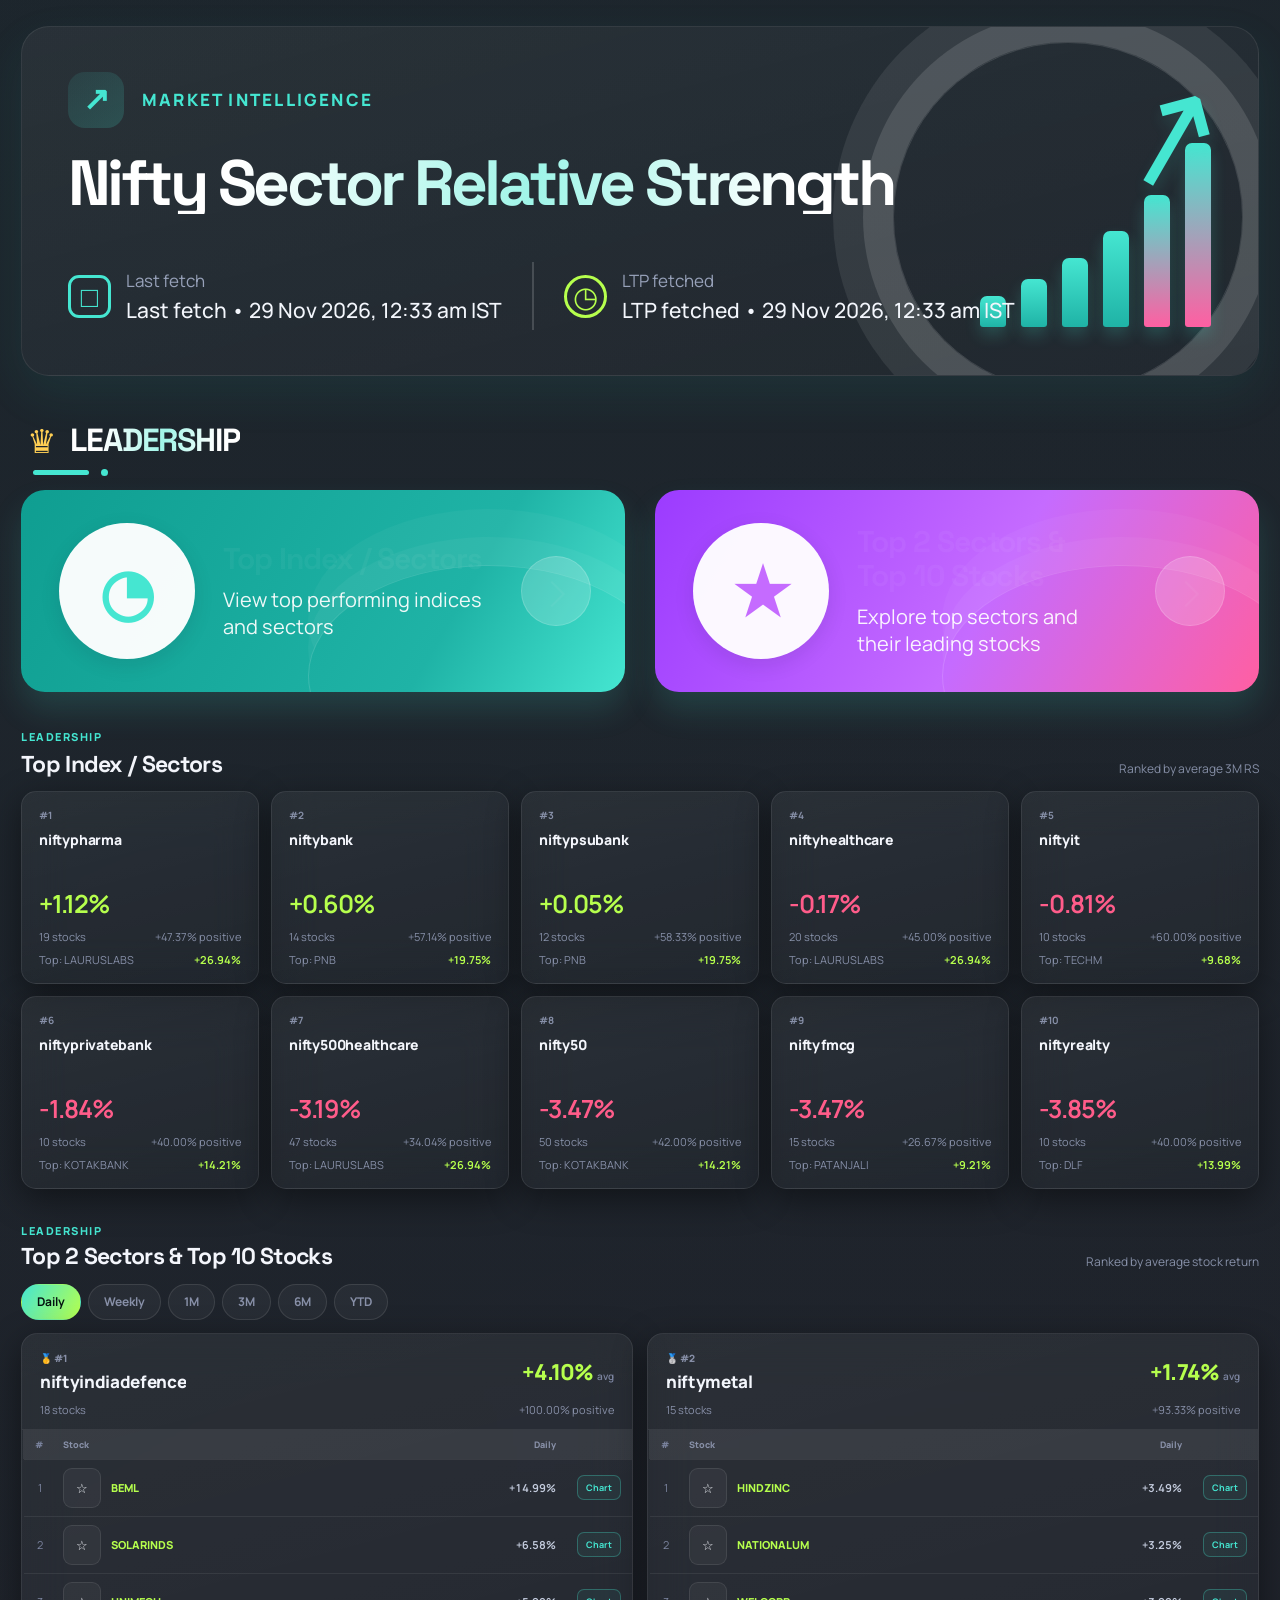
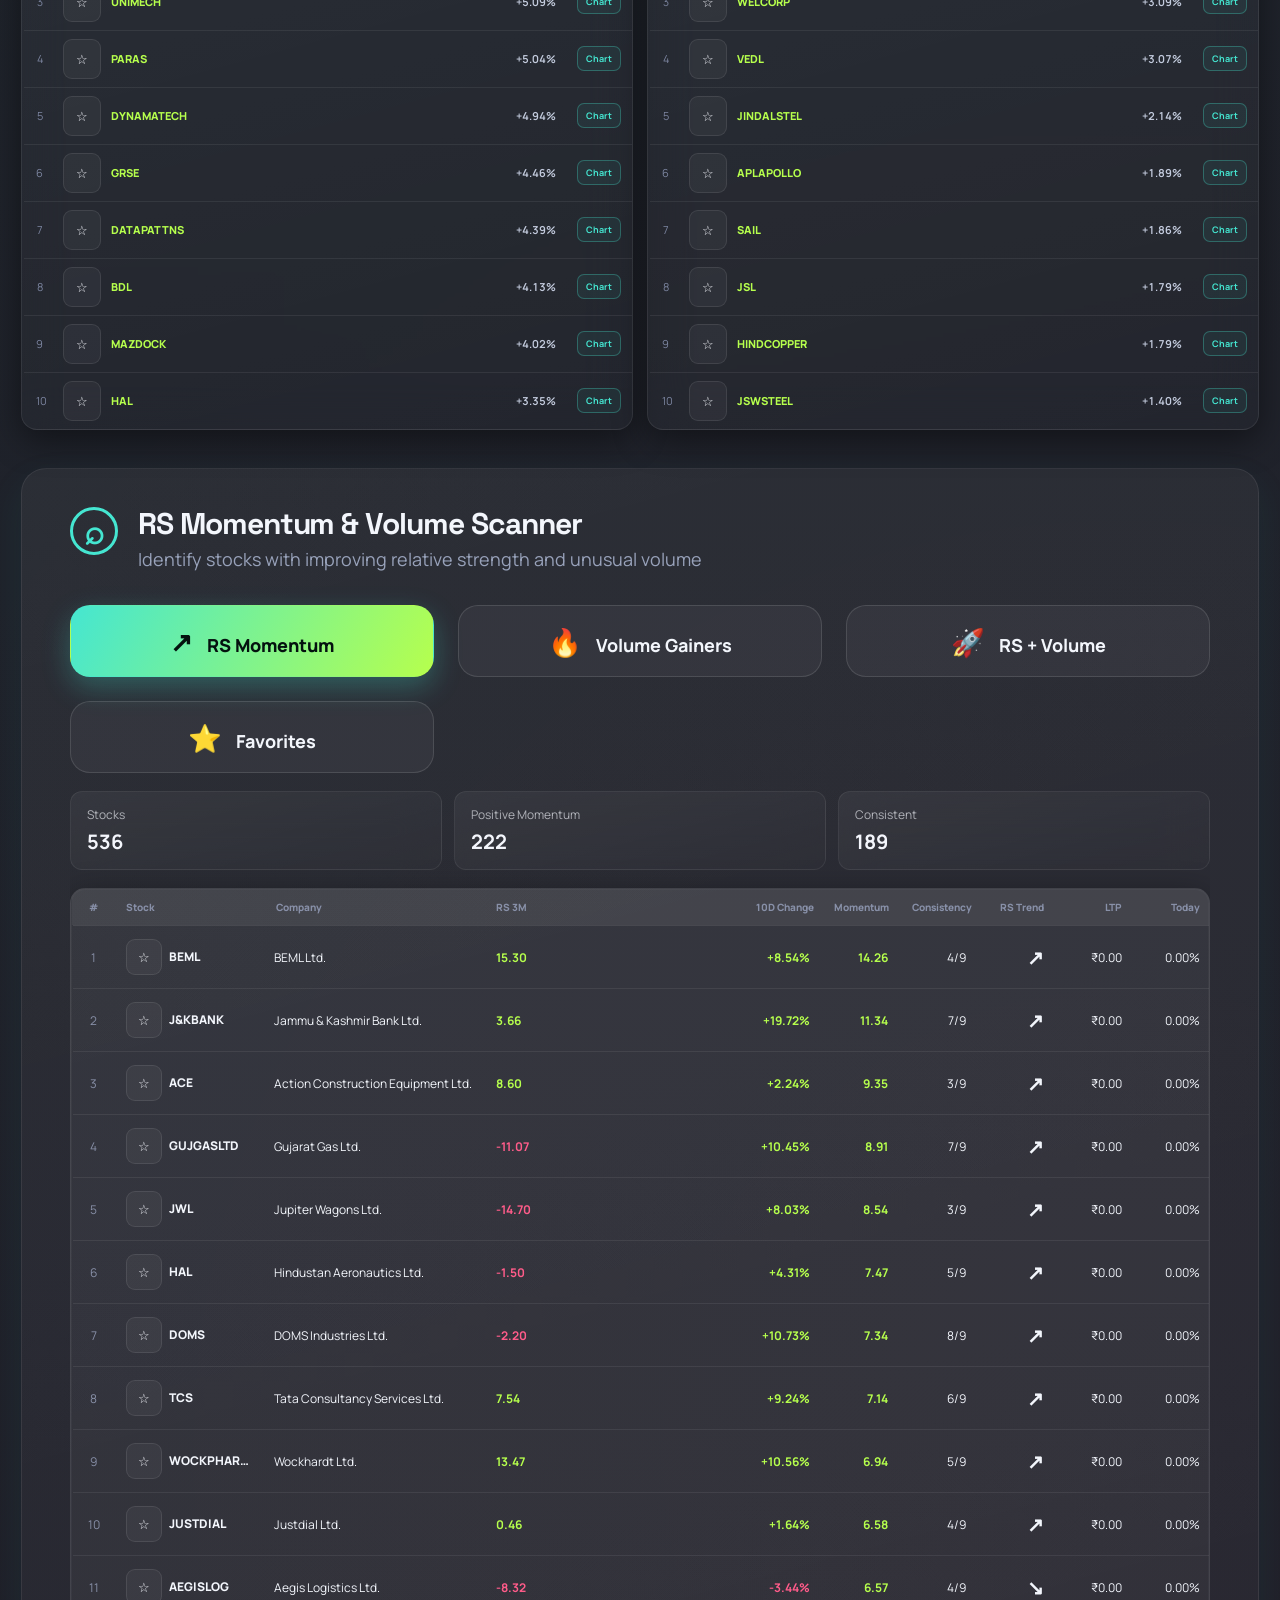
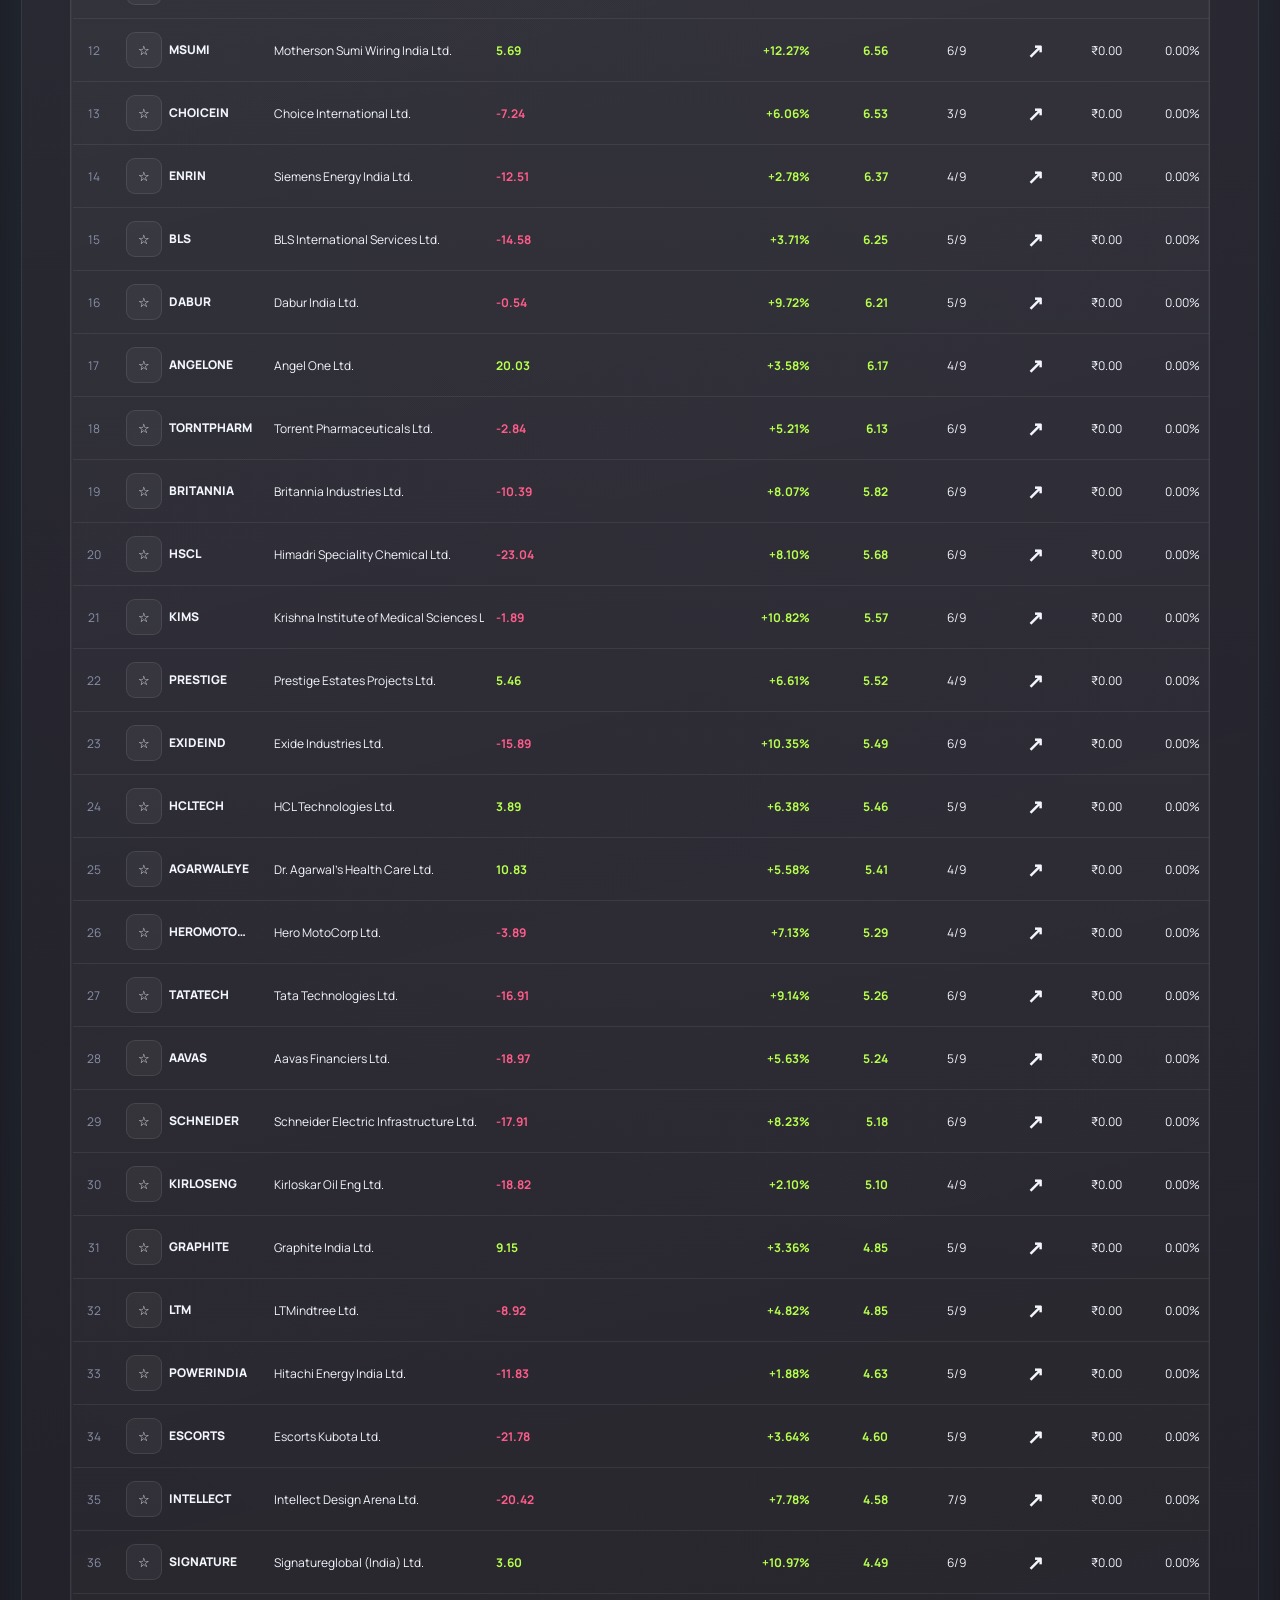
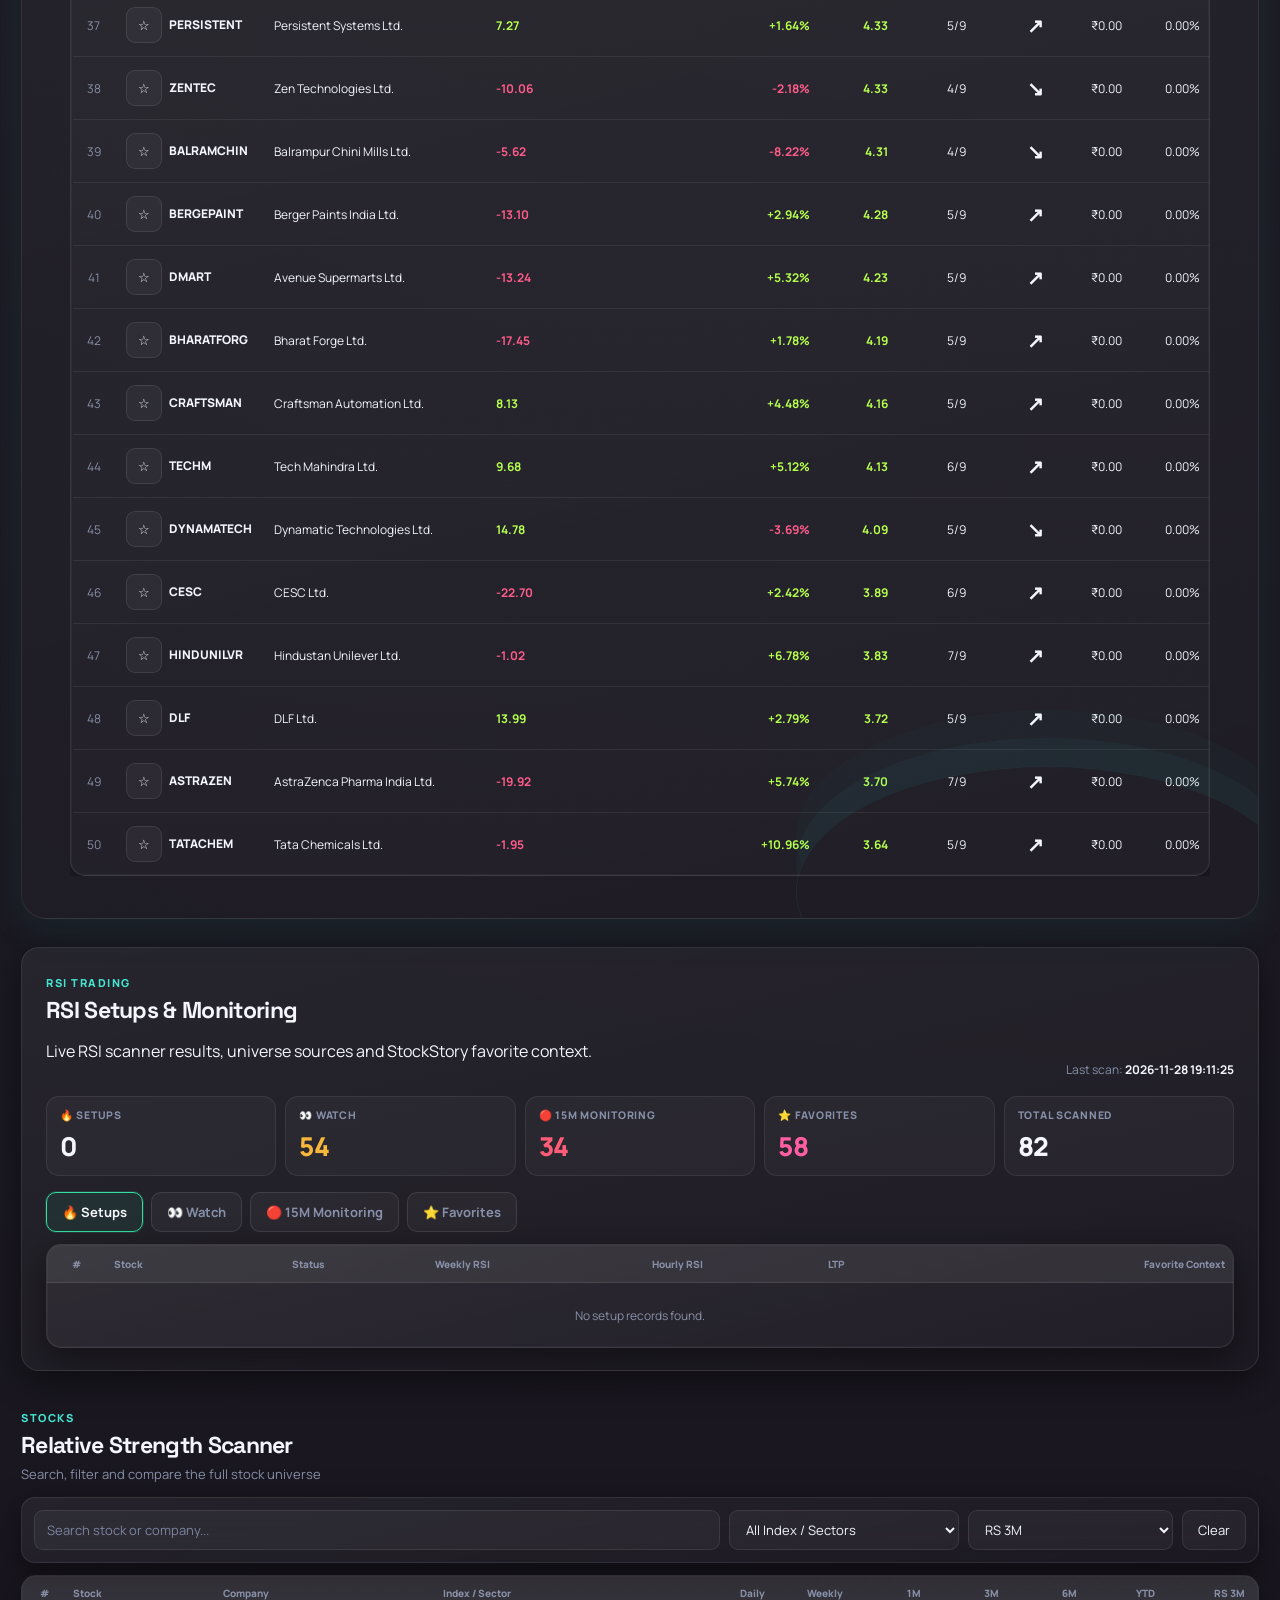
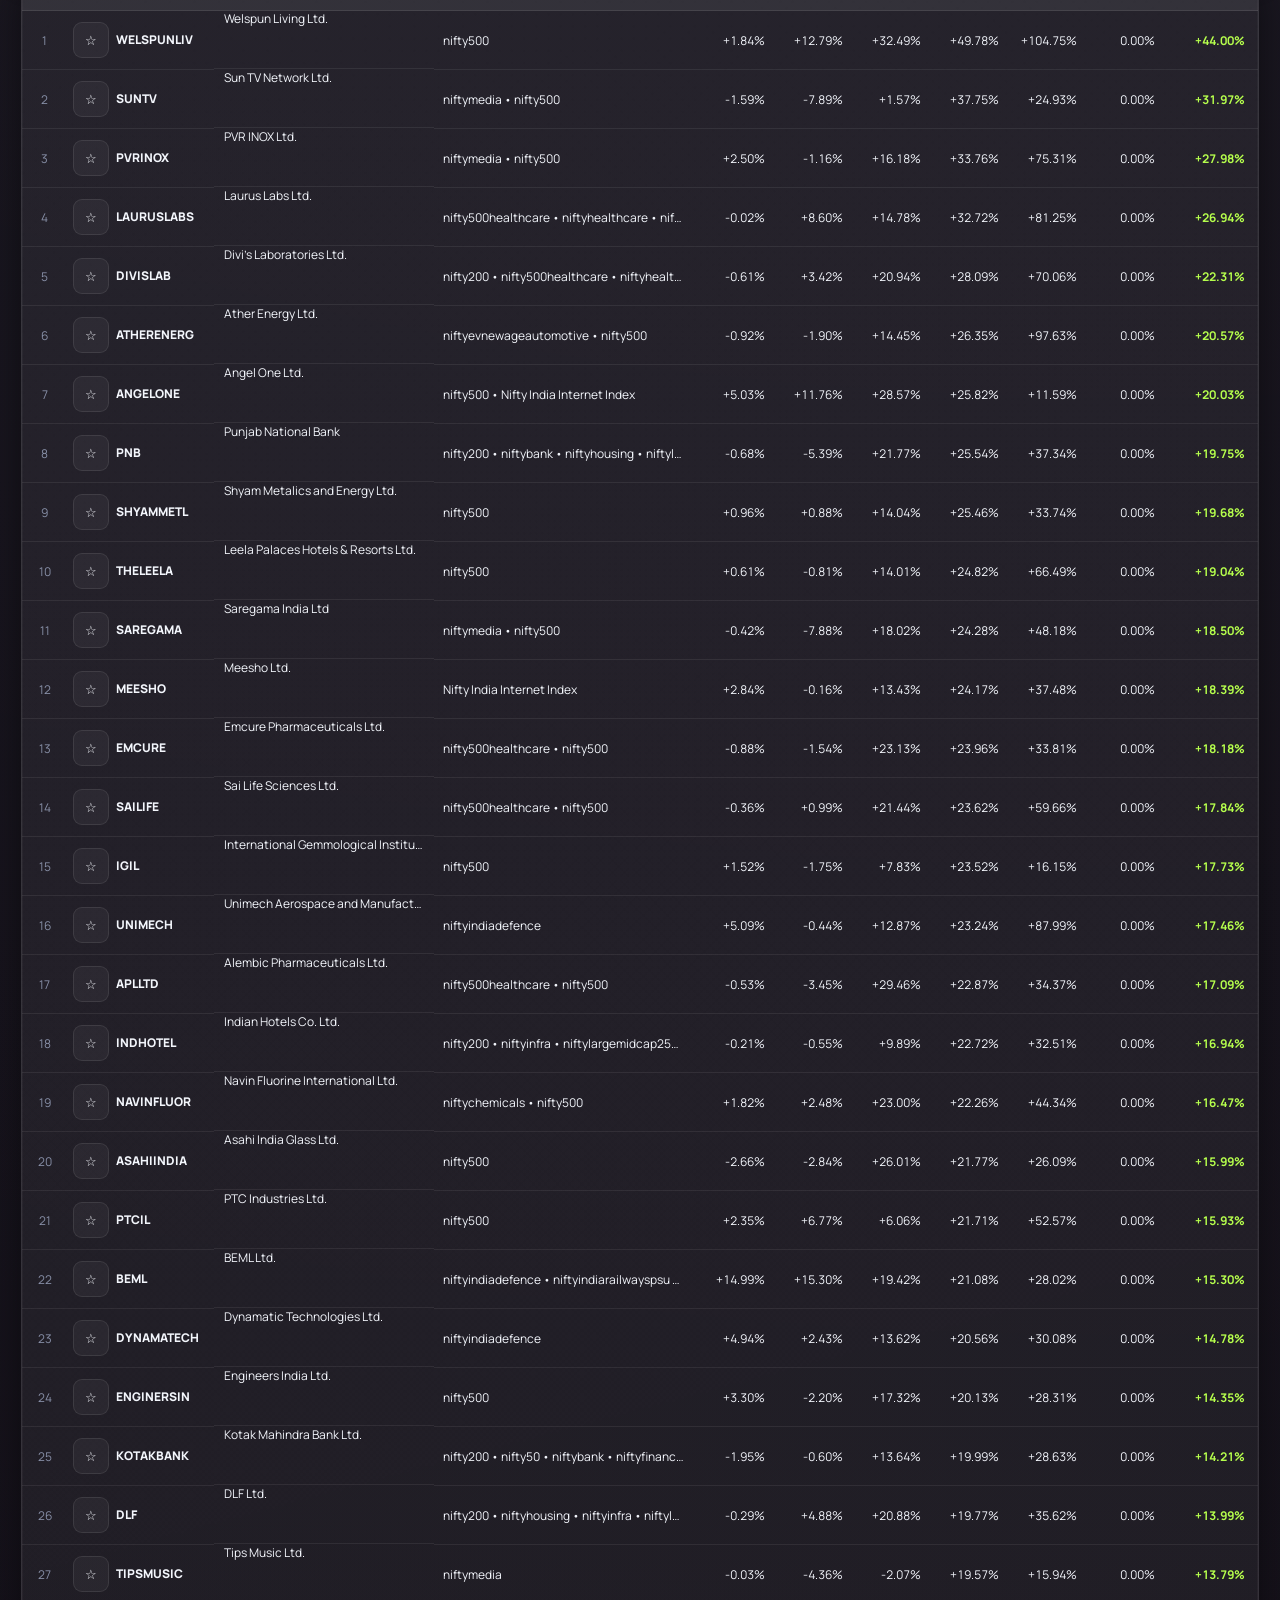
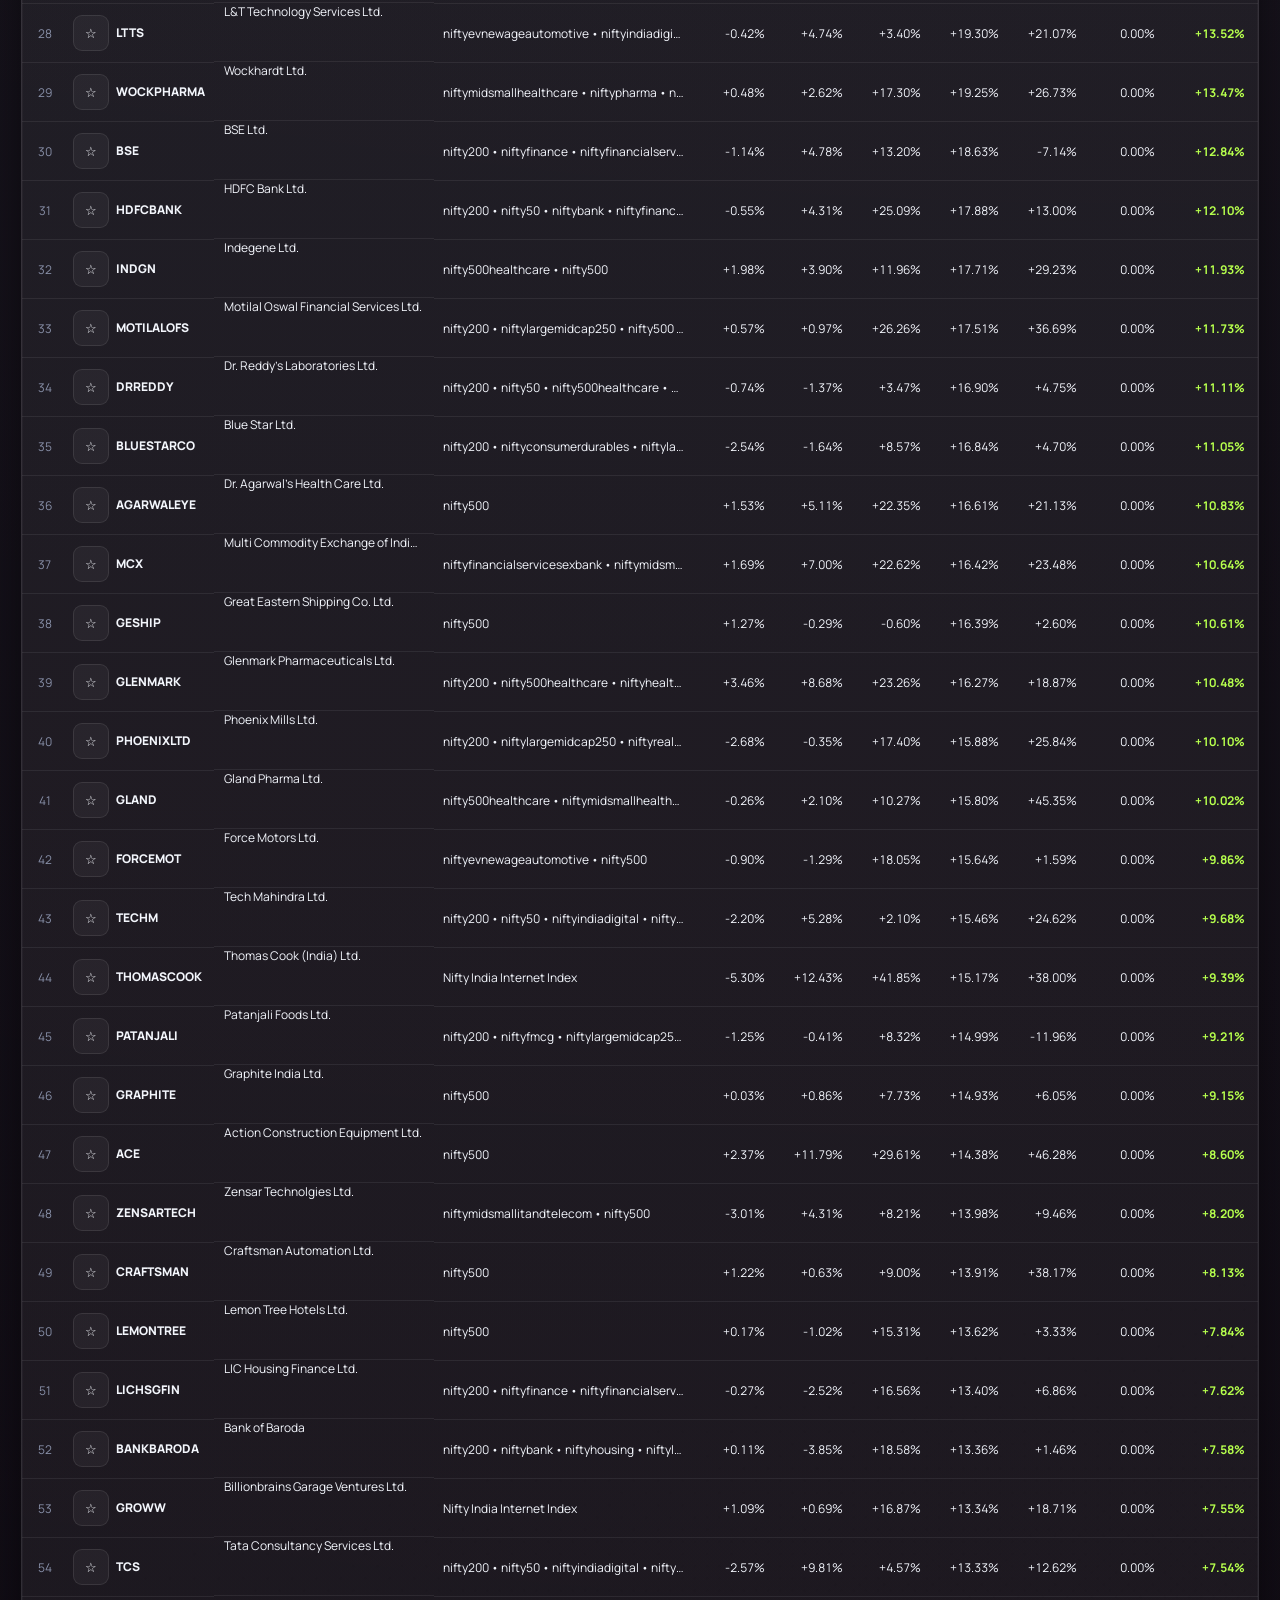
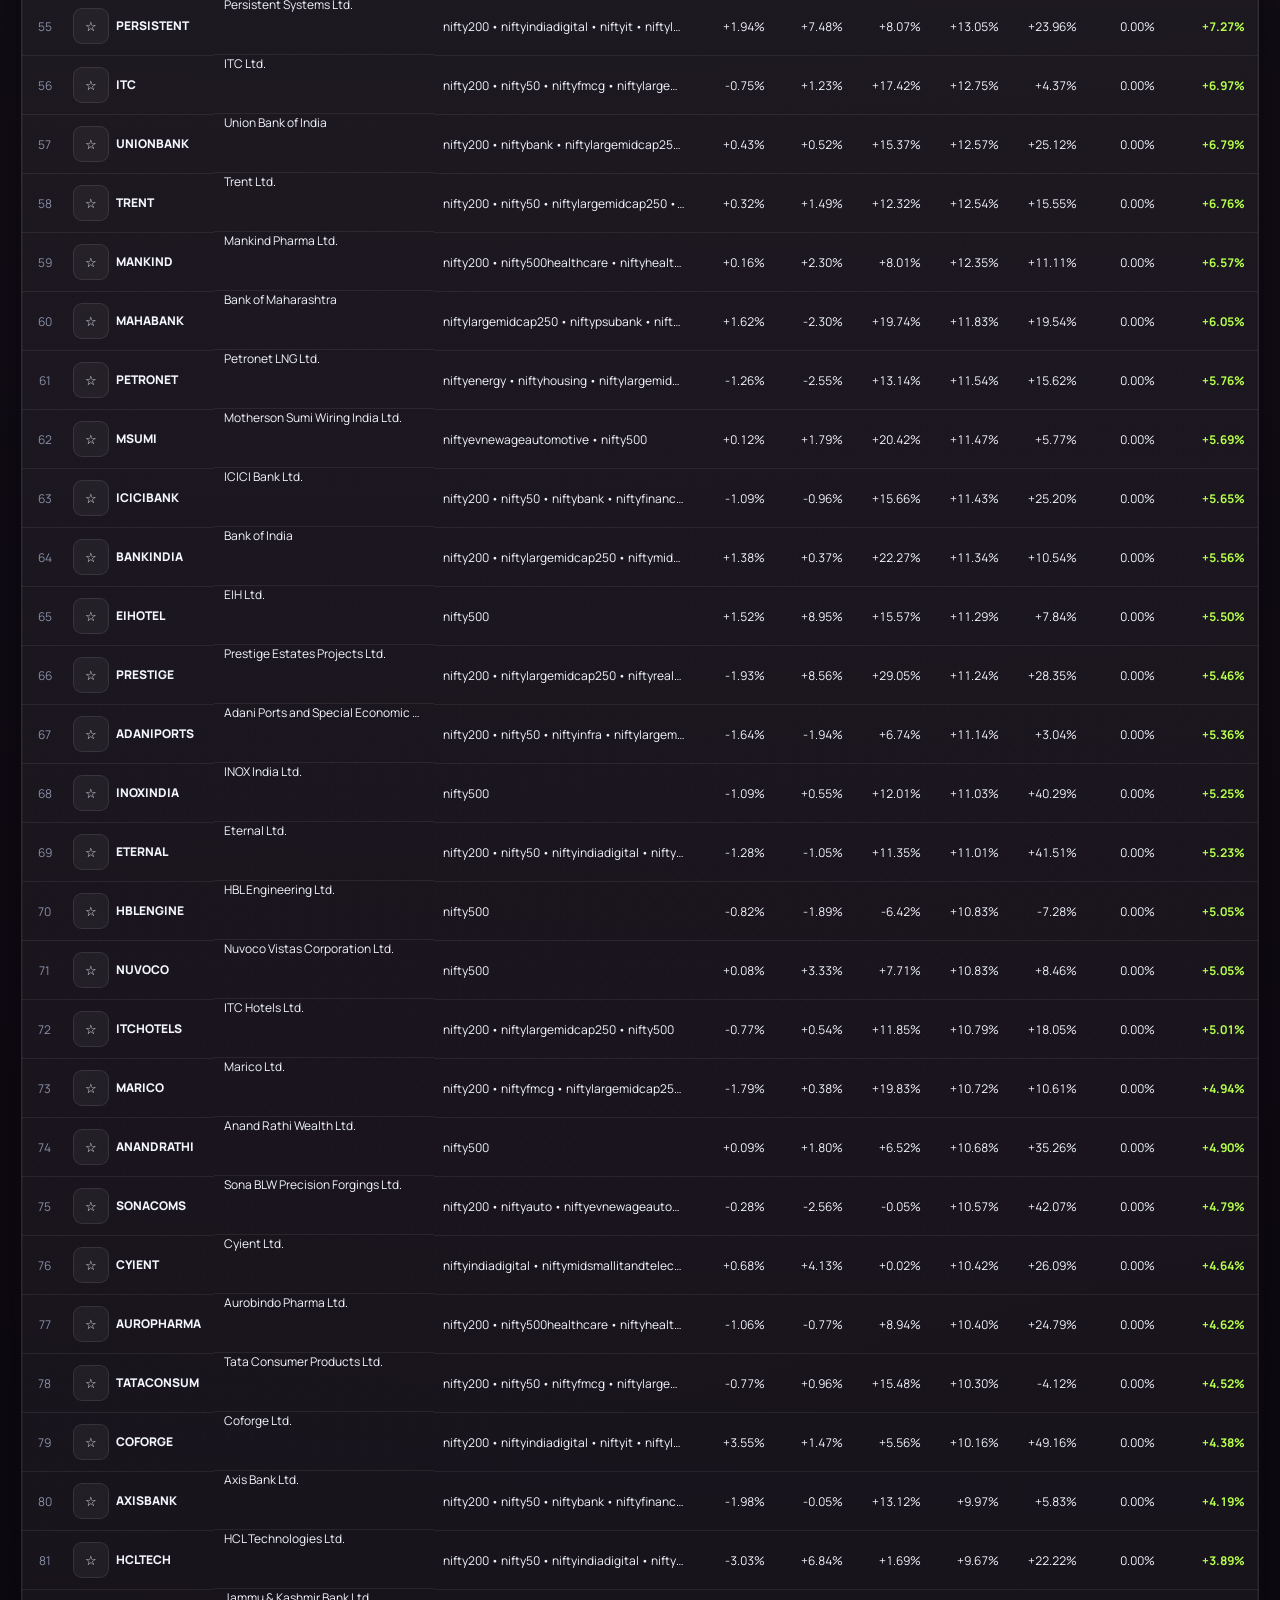
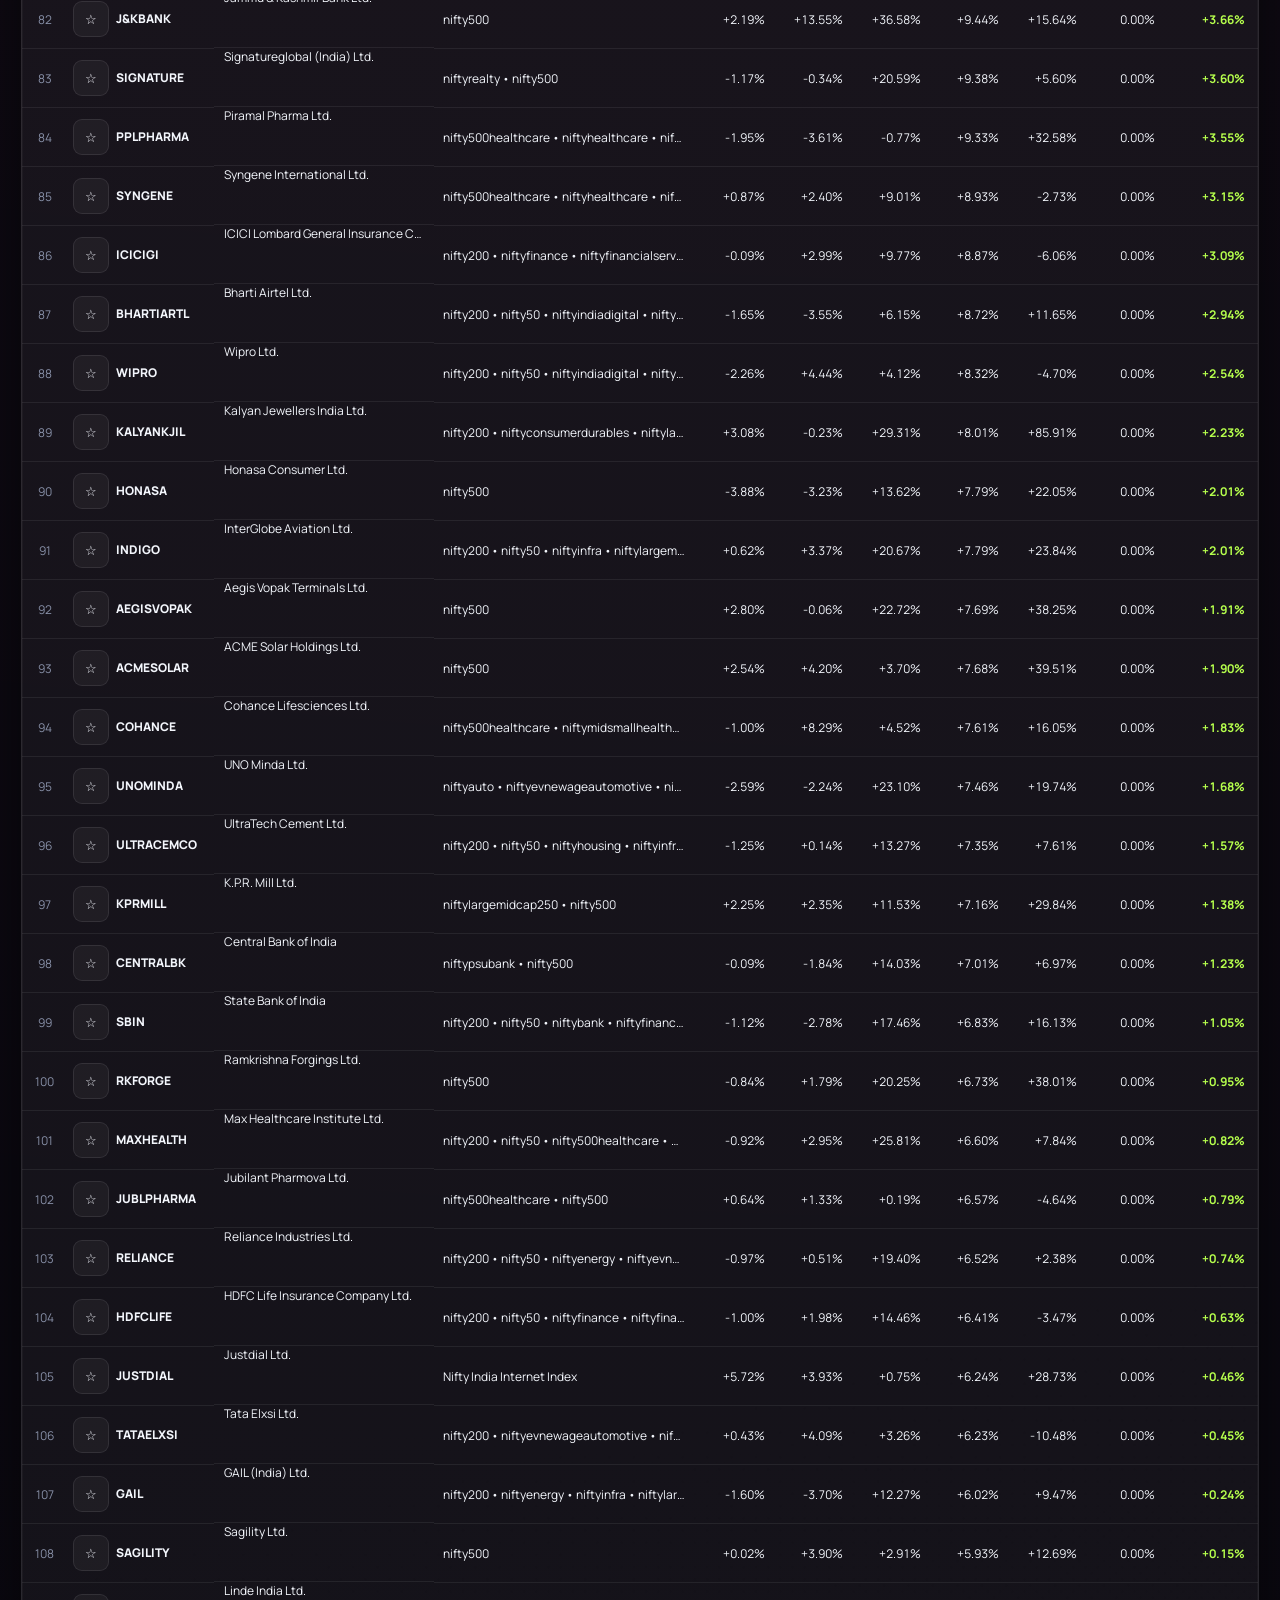
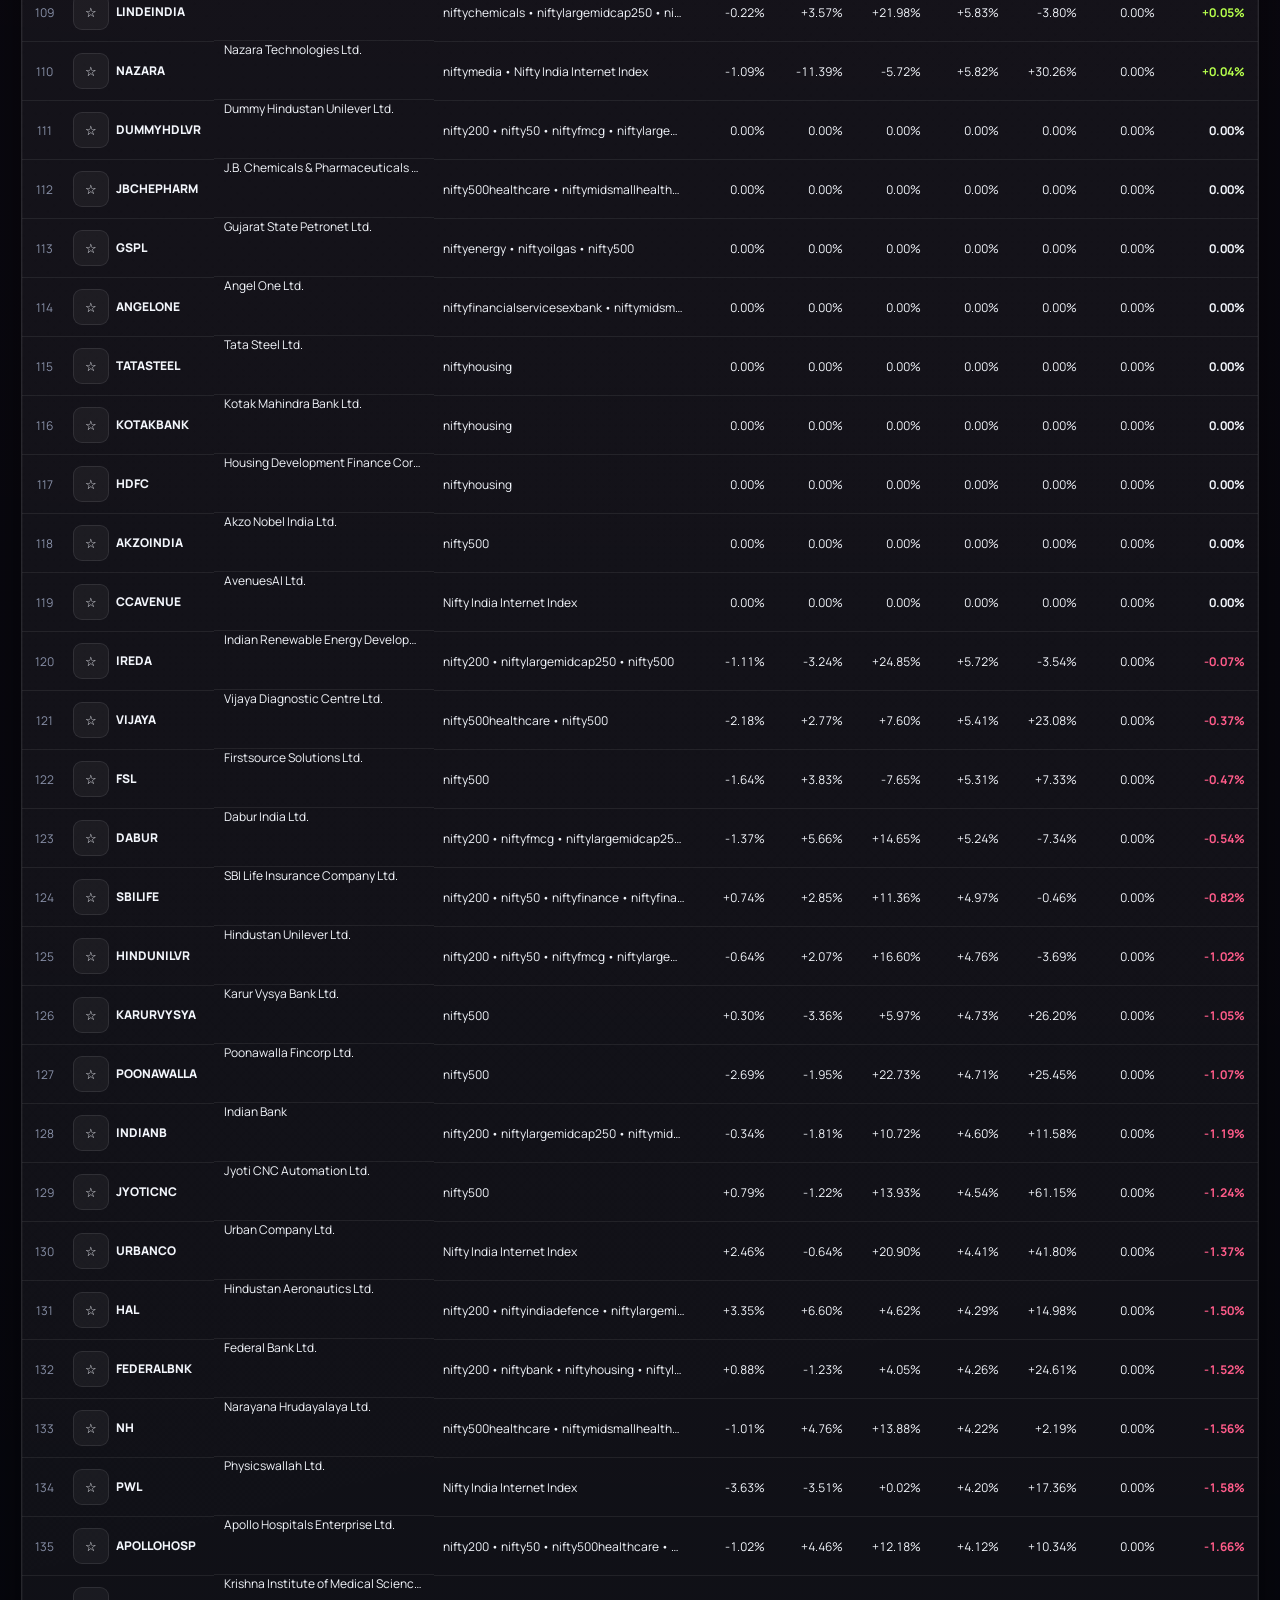
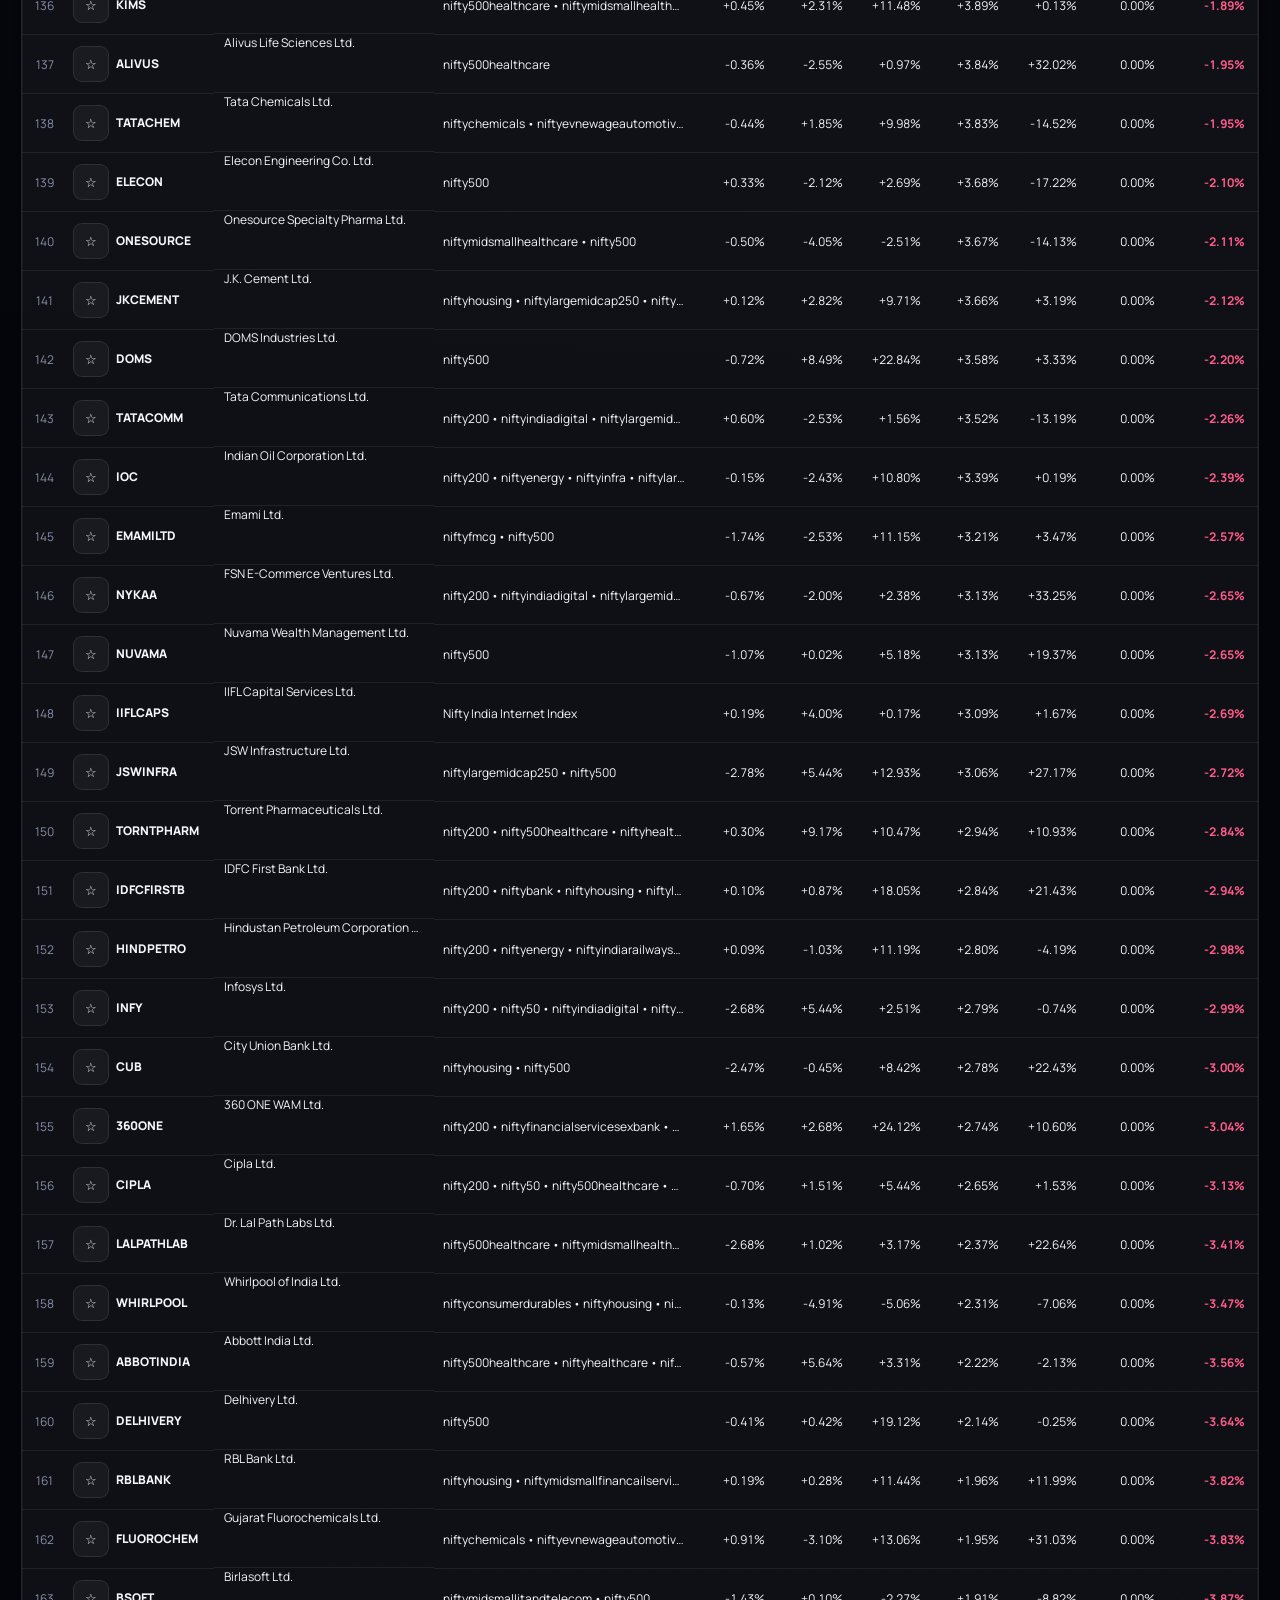
<file: index.html>
<!DOCTYPE html>
<html lang="en">
<head>
    <meta charset="UTF-8">
    <meta
        name="viewport"
        content="width=device-width, initial-scale=1.0"
    >

    <title>Nifty Sector Relative Strength</title>

    <link
        rel="stylesheet"
        href="styles.css"
    >
    <link
        rel="stylesheet"
        href="rsi.css"
    >
</head>

<body>

<div class="app">

    <header class="hero-header">
        <div class="hero-content">
            <div class="hero-brand">
                <div class="hero-icon" aria-hidden="true">
                    <span>↗</span>
                </div>
                <div class="eyebrow">MARKET INTELLIGENCE</div>
            </div>

            <h1>Nifty Sector Relative Strength</h1>

            <div class="hero-meta">
                <div class="hero-meta-item">
                    <div class="hero-meta-icon calendar-icon" aria-hidden="true">□</div>
                    <div>
                        <span>Last fetch</span>
                        <strong id="lastUpdated">Loading latest data...</strong>
                    </div>
                </div>

                <div class="hero-divider"></div>

                <div class="hero-meta-item">
                    <div class="hero-meta-icon clock-icon" aria-hidden="true">◷</div>
                    <div>
                        <span>LTP fetched</span>
                        <strong id="fetchInfo">LTP: loading...</strong>
                    </div>
                </div>
            </div>
        </div>

        <div class="hero-graphic" aria-hidden="true">
            <div class="hero-bars">
                <i></i><i></i><i></i><i></i><i></i><i></i>
            </div>
            <div class="hero-arrow">↗</div>
            <div class="hero-glow"></div>
        </div>

        <div class="hero-data" aria-hidden="true">
            <span id="stockCount">—</span>
            <span id="sectorCount">—</span>
            <span id="dataStatus">Loading</span>
            <span id="ltpCoverage">—</span>
        </div>
    </header>


    <main>



        <!-- LEADERSHIP -->
        <section class="section leadership-section" id="leadershipSection">

            <div class="leadership-heading">
                <div>
                    <div class="leadership-title">
                        <span class="leadership-crown" aria-hidden="true">♛</span>
                        <h2>LEADERSHIP</h2>
                    </div>
                    <div class="leadership-underline">
                        <span></span><i></i>
                    </div>
                </div>
            </div>

            <div
                id="leadershipPanel"
                class="leadership-panel active"
                role="tabpanel"
                aria-labelledby="leadershipSection"
            >

                <div class="leadership-quick-grid">

                    <a
                        class="leadership-quick-card leadership-blue"
                        href="#sectorLeadershipDetails"
                        aria-label="View top index and sectors"
                    >
                        <div class="quick-card-icon">◔</div>
                        <div class="quick-card-copy">
                            <h3>Top Index / Sectors</h3>
                            <p>View top performing indices<br>and sectors</p>
                        </div>
                        <span class="quick-card-arrow">›</span>
                    </a>

                    <a
                        class="leadership-quick-card leadership-purple"
                        href="#topSectorStocksSection"
                        aria-label="View top two sectors and top ten stocks"
                    >
                        <div class="quick-card-icon">★</div>
                        <div class="quick-card-copy">
                            <h3>Top 2 Sectors &amp;<br>Top 10 Stocks</h3>
                            <p>Explore top sectors and<br>their leading stocks</p>
                        </div>
                        <span class="quick-card-arrow">›</span>
                    </a>

                </div>

                <section
                    class="section leadership-inner-section leadership-detail-section"
                    id="sectorLeadershipDetails"
                >
                    <div class="section-heading">
                        <div>
                            <span class="section-label">LEADERSHIP</span>
                            <h2>Top Index / Sectors</h2>
                        </div>
                        <div class="section-note">Ranked by average 3M RS</div>
                    </div>

                    <div id="sectorCards" class="sector-grid">
                        <div class="loading">Loading sectors...</div>
                    </div>
                </section>

            </div>

        </section>

        <!-- RS MOMENTUM & VOLUME SCANNER -->
        <section class="section scanner-section" id="momentumVolumeSection">

            <div class="scanner-shell">

                <div class="scanner-heading">
                    <div class="scanner-heading-copy">
                        <div class="scanner-heading-icon" aria-hidden="true">⌕</div>
                        <div>
                            <h2>RS Momentum &amp; Volume Scanner</h2>
                            <p>Identify stocks with improving relative strength and unusual volume</p>
                        </div>
                    </div>

                    <div class="scanner-tabs">
                        <button class="scanner-tab active" data-scanner="momentum">
                            <span>↗</span> RS Momentum
                        </button>
                        <button class="scanner-tab" data-scanner="volume">
                            <span>🔥</span> Volume Gainers
                        </button>
                        <button class="scanner-tab" data-scanner="combined">
                            <span>🚀</span> RS + Volume
                        </button>
                        <button class="scanner-tab" data-scanner="favorites">
                            <span>⭐</span> Favorites
                        </button>
                    </div>
                </div>

                <!-- RS MOMENTUM -->
                <div id="rsMomentumPanel" class="scanner-panel active">
                    <div class="scanner-summary">
                        <div class="scanner-stat">
                            <span>Stocks</span>
                            <strong id="momentumStockCount">—</strong>
                        </div>
                        <div class="scanner-stat">
                            <span>Positive Momentum</span>
                            <strong id="positiveMomentumCount">—</strong>
                        </div>
                        <div class="scanner-stat">
                            <span>Consistent</span>
                            <strong id="consistentStockCount">—</strong>
                        </div>
                    </div>

                    <div class="table-wrap scanner-table-wrap">
                        <table class="scanner-table">
                            <thead>
                                <tr>
                                    <th>#</th><th>Stock</th><th>Company</th><th>RS 3M</th>
                                    <th>10D Change</th><th>Momentum</th><th>Consistency</th>
                                    <th>RS Trend</th><th>LTP</th><th>Today</th>
                                </tr>
                            </thead>
                            <tbody id="rsMomentumBody">
                                <tr><td colspan="10" class="loading">Loading RS momentum...</td></tr>
                            </tbody>
                        </table>
                    </div>
                </div>

                <!-- VOLUME GAINERS -->
                <div id="volumeGainersPanel" class="scanner-panel">
                    <div class="scanner-summary">
                        <div class="scanner-stat">
                            <span>Stocks</span>
                            <strong id="volumeStockCount">—</strong>
                        </div>
                        <div class="scanner-stat">
                            <span>Volume &gt; 2x</span>
                            <button id="highVolumeCount" class="scanner-count-button" type="button">—</button>
                        </div>
                        <div class="scanner-stat">
                            <span>Volume &gt; 3x</span>
                            <button id="veryHighVolumeCount" class="scanner-count-button" type="button">—</button>
                        </div>
                    </div>

                    <div class="table-wrap scanner-table-wrap">
                        <table class="scanner-table">
                            <thead>
                                <tr>
                                    <th>#</th><th>Stock</th><th>Company</th><th>LTP</th><th>Today</th>
                                    <th>Volume</th><th>10D Avg</th><th>Ratio</th><th>Volume Change</th><th>RS 3M</th>
                                </tr>
                            </thead>
                            <tbody id="volumeGainersBody">
                                <tr><td colspan="10" class="loading">Loading volume gainers...</td></tr>
                            </tbody>
                        </table>
                    </div>
                </div>

                <!-- RS + VOLUME -->
                <div id="combinedScannerPanel" class="scanner-panel">
                    <div class="scanner-summary">
                        <div class="scanner-stat">
                            <span>RS + Volume</span>
                            <strong id="combinedStockCount">—</strong>
                        </div>
                        <div class="scanner-stat">
                            <span>RS Improving</span>
                            <strong id="combinedMomentumCount">—</strong>
                        </div>
                        <div class="scanner-stat">
                            <span>Volume &gt; 1.5x</span>
                            <strong id="combinedVolumeCount">—</strong>
                        </div>
                    </div>

                    <div class="table-wrap scanner-table-wrap">
                        <table class="scanner-table">
                            <thead>
                                <tr>
                                    <th>#</th><th>Stock</th><th>Company</th><th>LTP</th><th>Today</th>
                                    <th>RS 3M</th><th>10D RS</th><th>Momentum</th><th>Vol Ratio</th><th>Vol Change</th>
                                </tr>
                            </thead>
                            <tbody id="combinedScannerBody">
                                <tr><td colspan="10" class="loading">Loading RS + volume...</td></tr>
                            </tbody>
                        </table>
                    </div>
                </div>

                <!-- FAVORITES -->
                <div id="favoritesPanel" class="scanner-panel">
                    <div class="scanner-summary">
                        <div class="scanner-stat">
                            <span>Favorite Stocks</span>
                            <strong id="favoritesCount">0</strong>
                        </div>
                        <div class="scanner-stat">
                            <span>Permanent</span>
                            <strong>Cloud</strong>
                        </div>
                        <div class="scanner-stat">
                            <span>Reasons</span>
                            <strong>Multi-select</strong>
                        </div>
                    </div>

                    <div class="table-wrap scanner-table-wrap favorites-table-wrap">
                        <table class="scanner-table favorites-table">
                            <thead>
                                <tr>
                                    <th>#</th><th>Stock</th><th>Sector</th><th>LTP</th><th>Today</th>
                                    <th>RS 3M</th><th>Consistency</th>
                                    <th>Reasons</th><th>Notes</th><th>Chart</th><th>Action</th>
                                </tr>
                            </thead>
                            <tbody id="favoritesBody">
                                <tr><td colspan="11" class="loading">Loading favorites...</td></tr>
                            </tbody>
                        </table>
                    </div>
                </div>

            </div>
        </section>


        <!-- RSI TRADING -->
        <section class="section rsi-section" id="rsiTradingSection">

            <div class="rsi-shell">

                <div class="rsi-heading">
                    <div>
                        <span class="section-label">RSI TRADING</span>
                        <h2>RSI Setups &amp; Monitoring</h2>
                        <p>
                            Live RSI scanner results, universe sources
                            and StockStory favorite context.
                        </p>
                    </div>

                    <div class="rsi-updated">
                        Last scan:
                        <strong id="rsiLastUpdated">Loading...</strong>
                    </div>
                </div>


                <div class="rsi-summary">

                    <div class="rsi-stat setup">
                        <span>🔥 SETUPS</span>
                        <strong id="rsiSetupCount">—</strong>
                    </div>

                    <div class="rsi-stat watch">
                        <span>👀 WATCH</span>
                        <strong id="rsiWatchCount">—</strong>
                    </div>

                    <div class="rsi-stat monitor">
                        <span>🔴 15M MONITORING</span>
                        <strong id="rsiMonitoringCount">—</strong>
                    </div>

                    <div class="rsi-stat favorite">
                        <span>⭐ FAVORITES</span>
                        <strong id="rsiFavoritesCount">—</strong>
                    </div>

                    <div class="rsi-stat">
                        <span>TOTAL SCANNED</span>
                        <strong id="rsiTotalCount">—</strong>
                    </div>

                </div>


                <div class="rsi-tabs" role="tablist">

                    <button
                        class="rsi-tab active"
                        data-rsi-tab="SETUP"
                        type="button"
                    >
                        🔥 Setups
                    </button>

                    <button
                        class="rsi-tab"
                        data-rsi-tab="WATCH"
                        type="button"
                    >
                        👀 Watch
                    </button>

                    <button
                        class="rsi-tab"
                        data-rsi-tab="MONITORING"
                        type="button"
                    >
                        🔴 15M Monitoring
                    </button>

                    <button
                        class="rsi-tab"
                        data-rsi-tab="FAVORITES"
                        type="button"
                    >
                        ⭐ Favorites
                    </button>

                </div>


                <div class="table-wrap rsi-table-wrap">

                    <table class="scanner-table rsi-table">

                        <thead>
                            <tr>
                                <th>#</th>
                                <th>Stock</th>
                                <th>Status</th>
                                <th>Weekly RSI</th>
                                <th>Hourly RSI</th>
                                <th>LTP</th>
                                <th>Universe</th>
                                <th>Favorite Context</th>
                                <th>Reason</th>
                                <th>Scan Time</th>
                            </tr>
                        </thead>

                        <tbody id="rsiTableBody">

                            <tr>
                                <td
                                    colspan="10"
                                    class="loading"
                                >
                                    Loading RSI data...
                                </td>
                            </tr>

                        </tbody>

                    </table>

                </div>

            </div>

        </section>


        <!-- STOCK AREA -->

        <section class="section">

            <div class="section-heading">

                <div>
                    <span class="section-label">
                        STOCKS
                    </span>

                    <h2>
                        Relative Strength Scanner
                    </h2>
                    <p class="section-subtitle">Search, filter and compare the full stock universe</p>
                </div>

            </div>


            <div class="filters">

                <div class="search-box">

                    <input
                        id="searchInput"
                        type="text"
                        placeholder="Search stock or company..."
                    >

                </div>


                <select id="sectorFilter">

                    <option value="ALL">
                        All Index / Sectors
                    </option>

                </select>


                <select id="periodFilter">

                    <option value="RS">
                        RS 3M
                    </option>

                    <option value="1M">
                        1M
                    </option>

                    <option value="3M">
                        3M Return
                    </option>

                    <option value="6M">
                        6M
                    </option>

                    <option value="YTD">
                        YTD
                    </option>

                    <option value="Daily">
                        Daily
                    </option>

                    <option value="Weekly">
                        Weekly
                    </option>

                </select>


                <button
                    id="clearFilters"
                    class="clear-button"
                >
                    Clear
                </button>

            </div>


            <div class="table-wrap">

                <table>

                    <thead>

                        <tr>

                            <th>#</th>

                            <th
                                data-sort="Symbol"
                                class="sortable"
                            >
                                Stock
                            </th>

                            <th
                                data-sort="Company Name"
                                class="sortable"
                            >
                                Company
                            </th>

                            <th>Index / Sector</th>

                            <th
                                data-sort="Daily"
                                class="sortable numeric"
                            >
                                Daily
                            </th>

                            <th
                                data-sort="Weekly"
                                class="sortable numeric"
                            >
                                Weekly
                            </th>

                            <th
                                data-sort="1M"
                                class="sortable numeric"
                            >
                                1M
                            </th>

                            <th
                                data-sort="3M"
                                class="sortable numeric"
                            >
                                3M
                            </th>

                            <th
                                data-sort="6M"
                                class="sortable numeric"
                            >
                                6M
                            </th>

                            <th
                                data-sort="YTD"
                                class="sortable numeric"
                            >
                                YTD
                            </th>

                            <th
                                data-sort="RS"
                                class="sortable numeric"
                            >
                                RS 3M
                            </th>

                            <th
                                data-sort="LTP"
                                class="sortable numeric"
                            >
                                LTP
                            </th>

                            <th>Chart</th>

                        </tr>

                    </thead>

                    <tbody id="stockTableBody">

                        <tr>

                            <td
                                colspan="13"
                                class="loading"
                            >
                                Loading stocks...
                            </td>

                        </tr>

                    </tbody>

                </table>

            </div>


            <div
                id="resultCount"
                class="result-count"
            ></div>

        </section>

    </main>


    <footer>

        <span>
            Nifty Sector RS
        </span>

        <span>
            Data powered by Upstox
        </span>

    </footer>

</div>


<script src="app.js"></script>
<script src="rsi.js"></script>

<!-- RS HISTORY MODAL -->
<div id="rsHistoryModal" class="rs-history-modal">

    <div class="rs-history-backdrop"
         onclick="closeRSHistoryModal()"></div>

    <div class="rs-history-dialog">

        <div class="rs-history-header">

            <div>
                <span class="rs-history-label">
                    RELATIVE STRENGTH
                </span>

                <h2 id="rsHistoryTitle">
                    Stock — 10 Day RS
                </h2>
            </div>

            <button
                class="rs-history-close"
                onclick="closeRSHistoryModal()"
                aria-label="Close"
            >
                ×
            </button>

        </div>


        <div class="rs-history-stats">

            <div>
                <span>10D Change</span>
                <strong id="rsHistoryChange">—</strong>
            </div>

            <div>
                <span>Highest RS</span>
                <strong id="rsHistoryHigh">—</strong>
            </div>

            <div>
                <span>Lowest RS</span>
                <strong id="rsHistoryLow">—</strong>
            </div>

            <div>
                <span>Average RS</span>
                <strong id="rsHistoryAverage">—</strong>
            </div>

        </div>


        <div class="rs-history-chart-wrap">

            <div class="rs-history-chart-title">
                RS Trend — Last 10 Trading Days
            </div>

            <div
                id="rsHistoryChart"
                class="rs-history-chart"
            ></div>

        </div>


        <div class="rs-history-table-wrap">

            <table class="rs-history-table">

                <thead>
                    <tr>
                        <th>Trading Day</th>
                        <th>RS</th>
                        <th>Change</th>
                    </tr>
                </thead>

                <tbody id="rsHistoryBody"></tbody>

            </table>

        </div>

    </div>

</div>

</body>
</html>
</file>
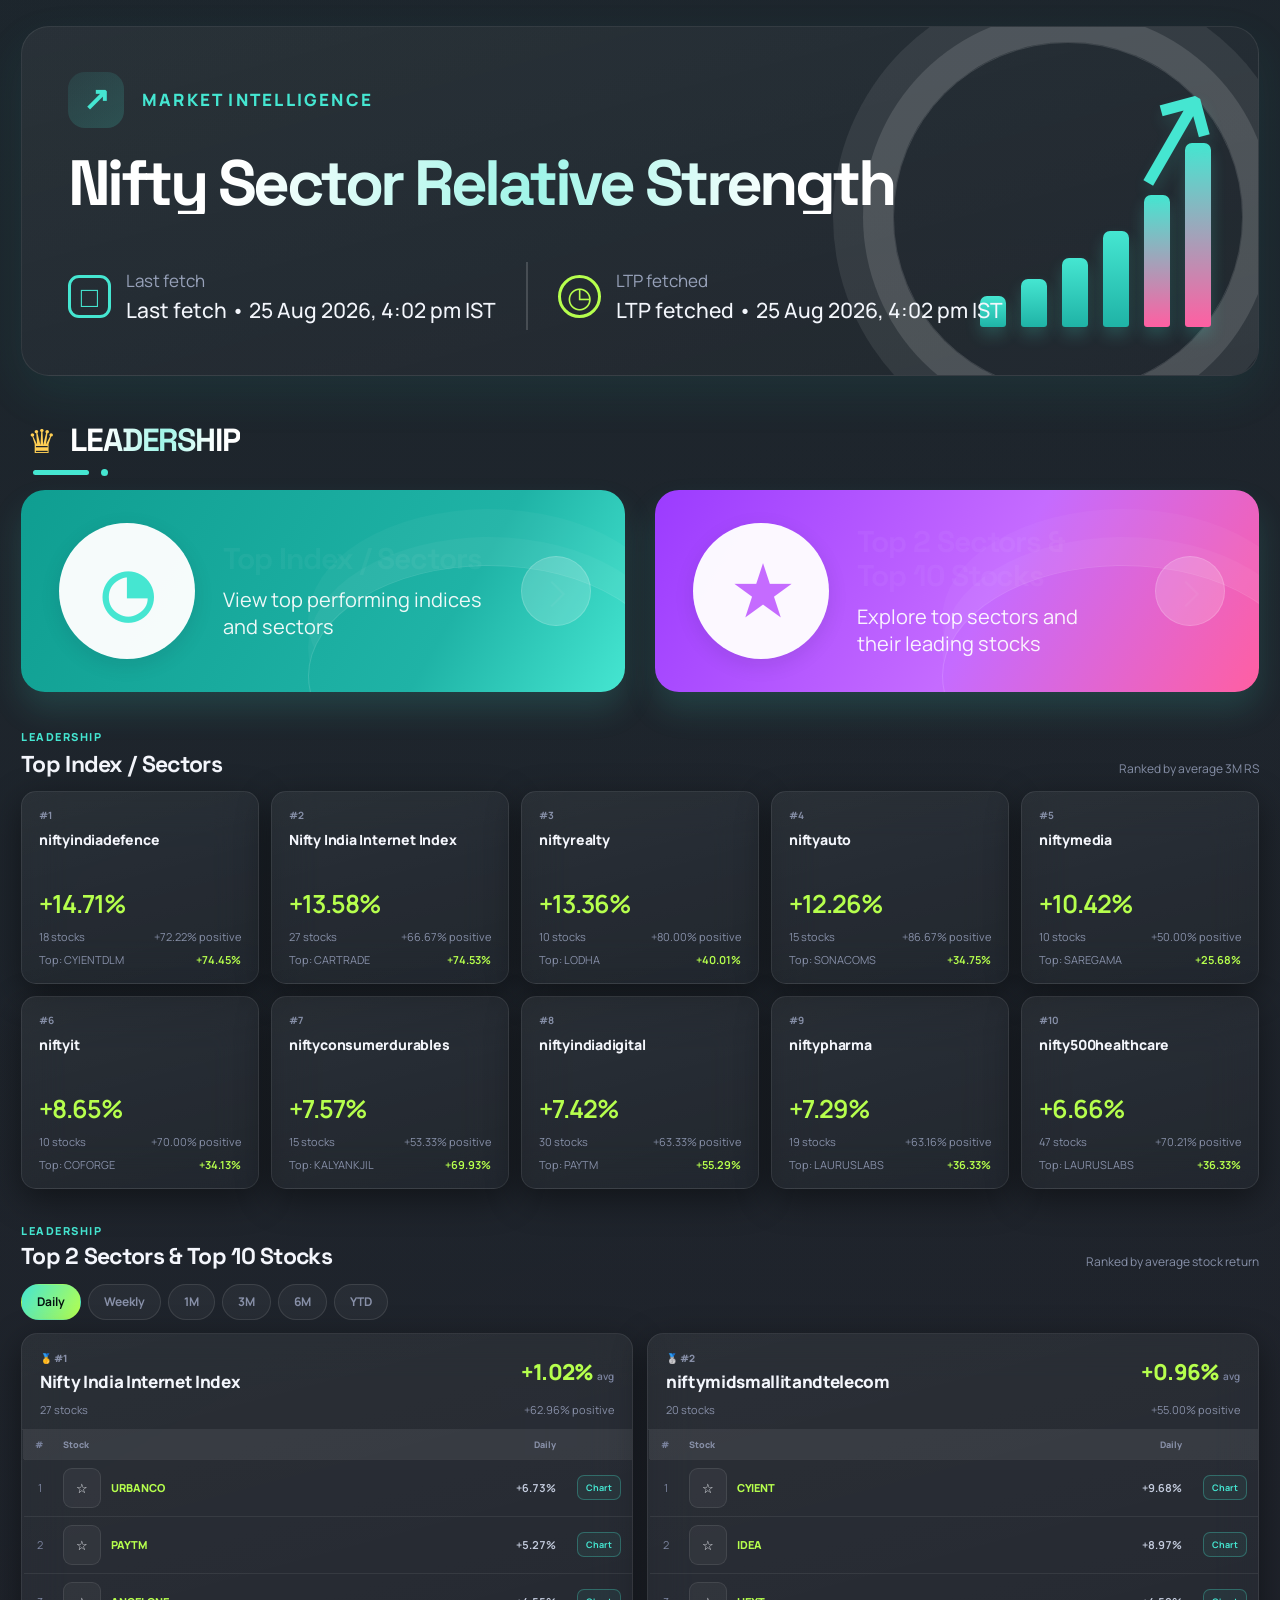
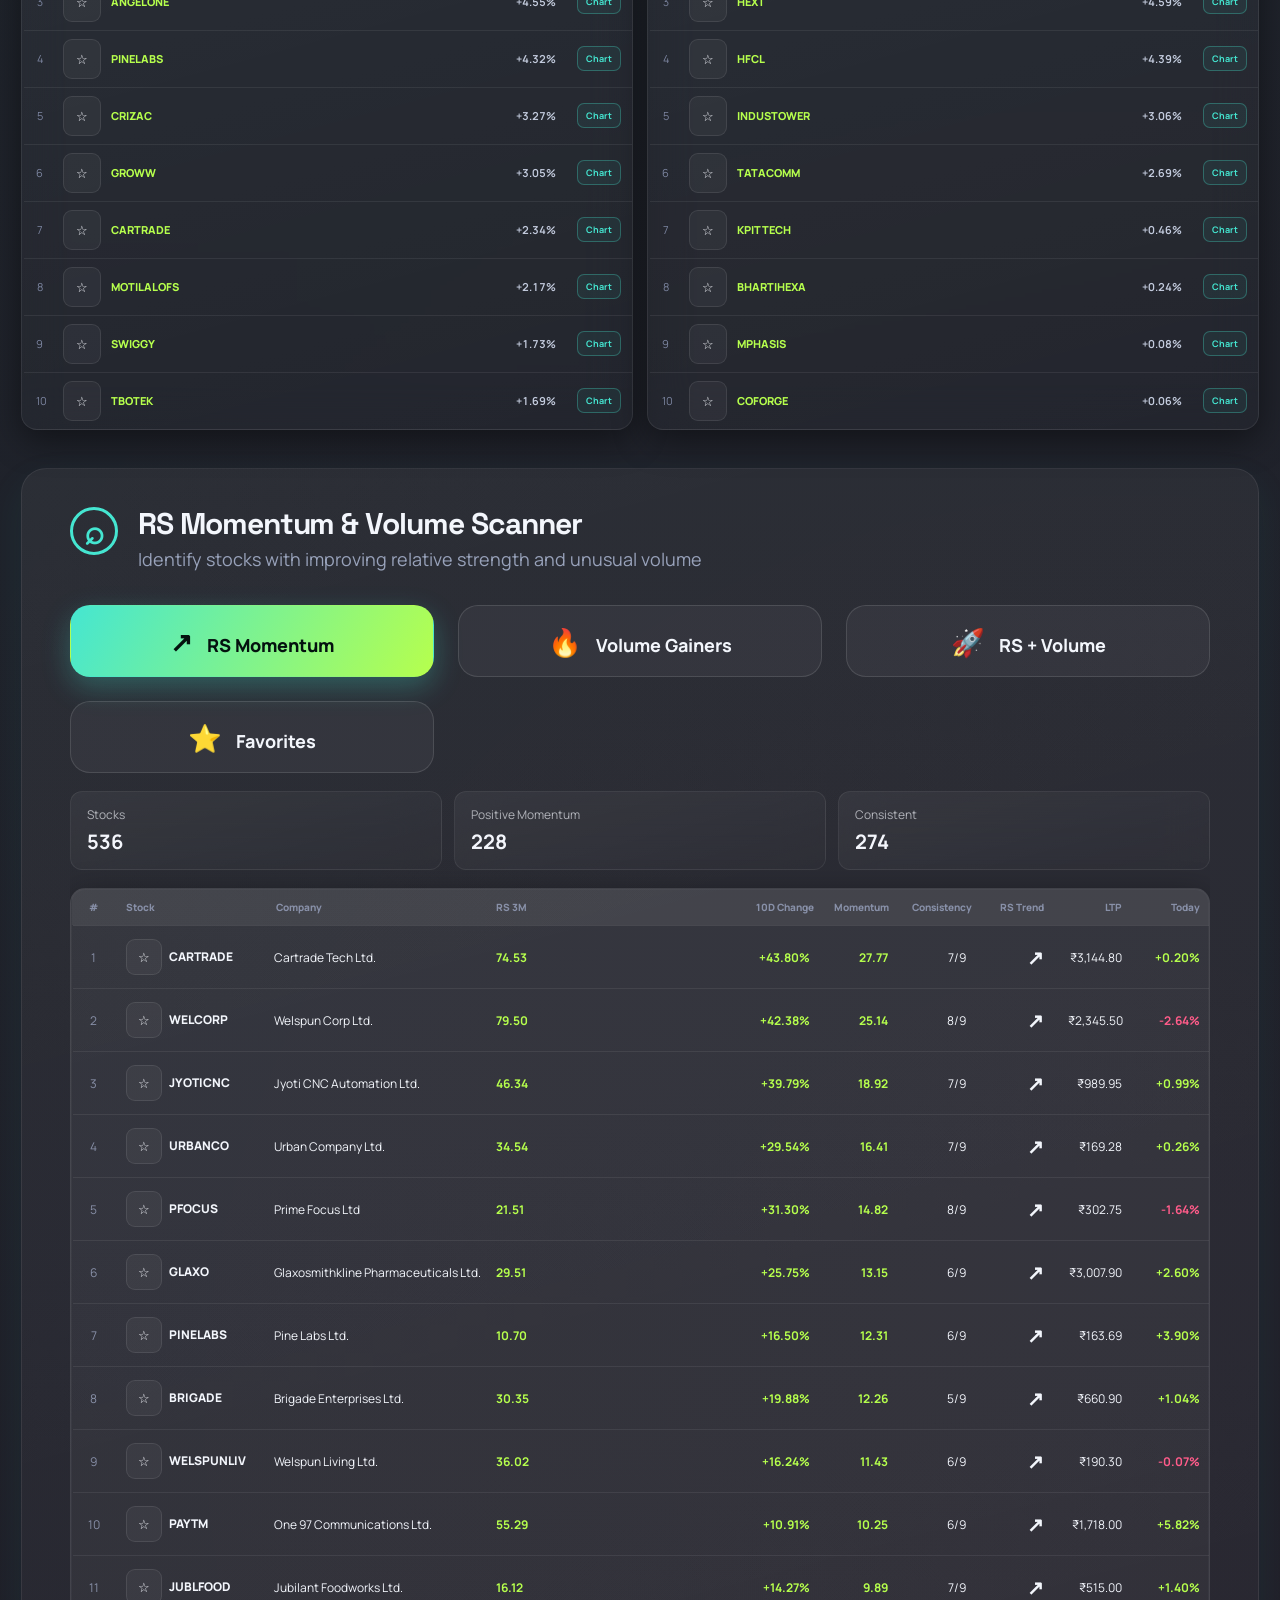
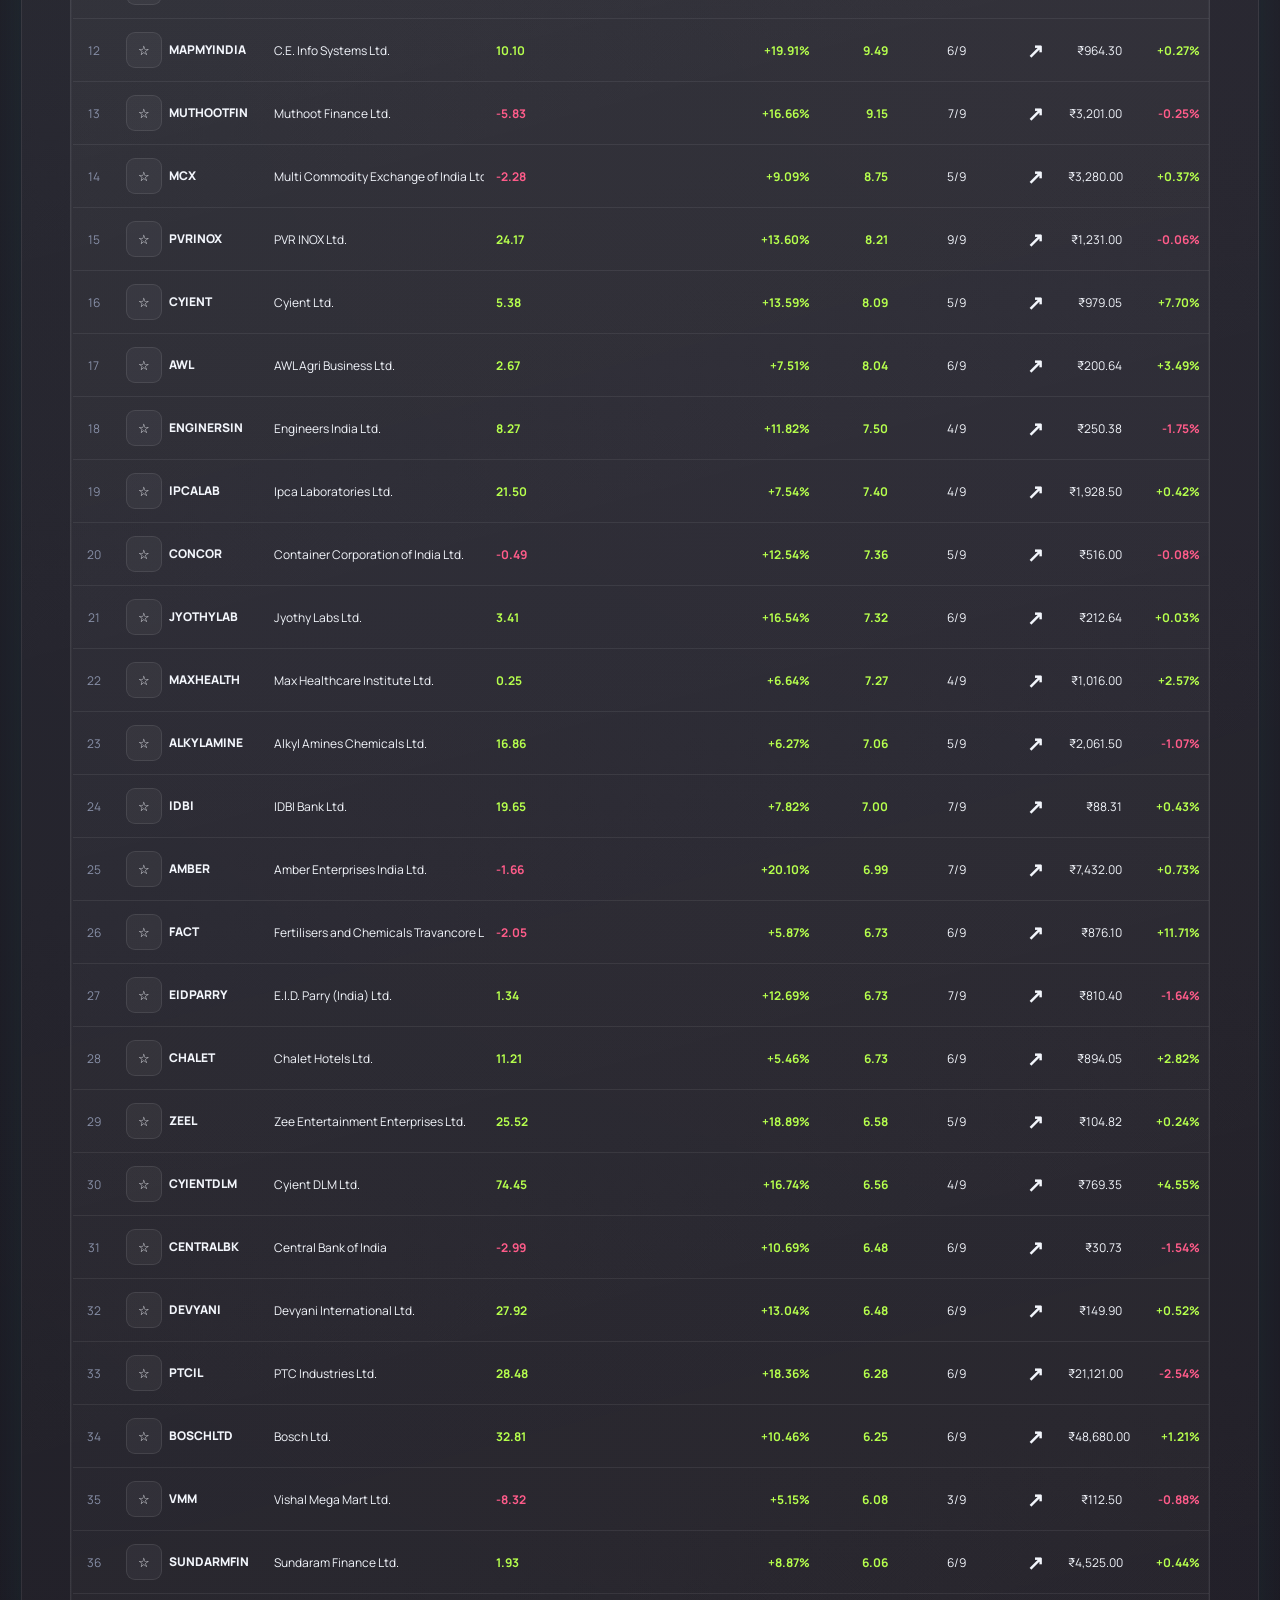
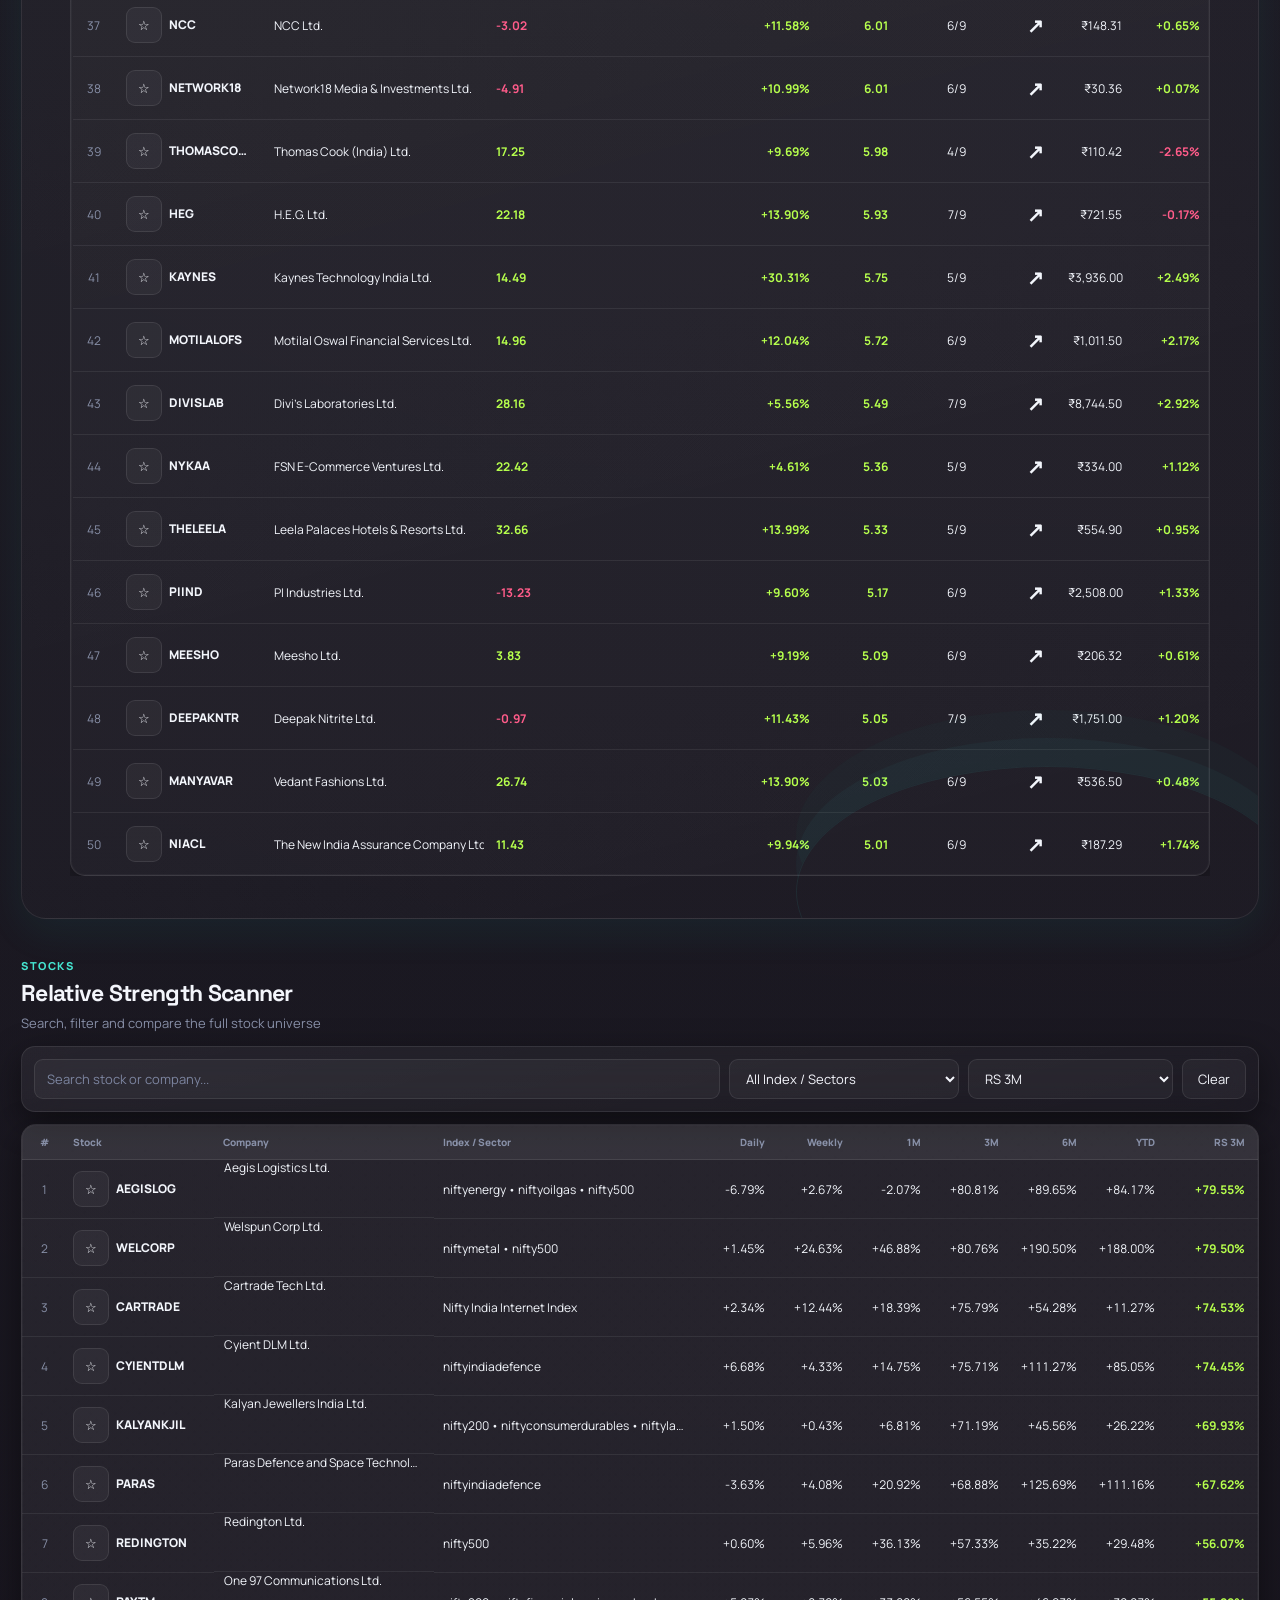
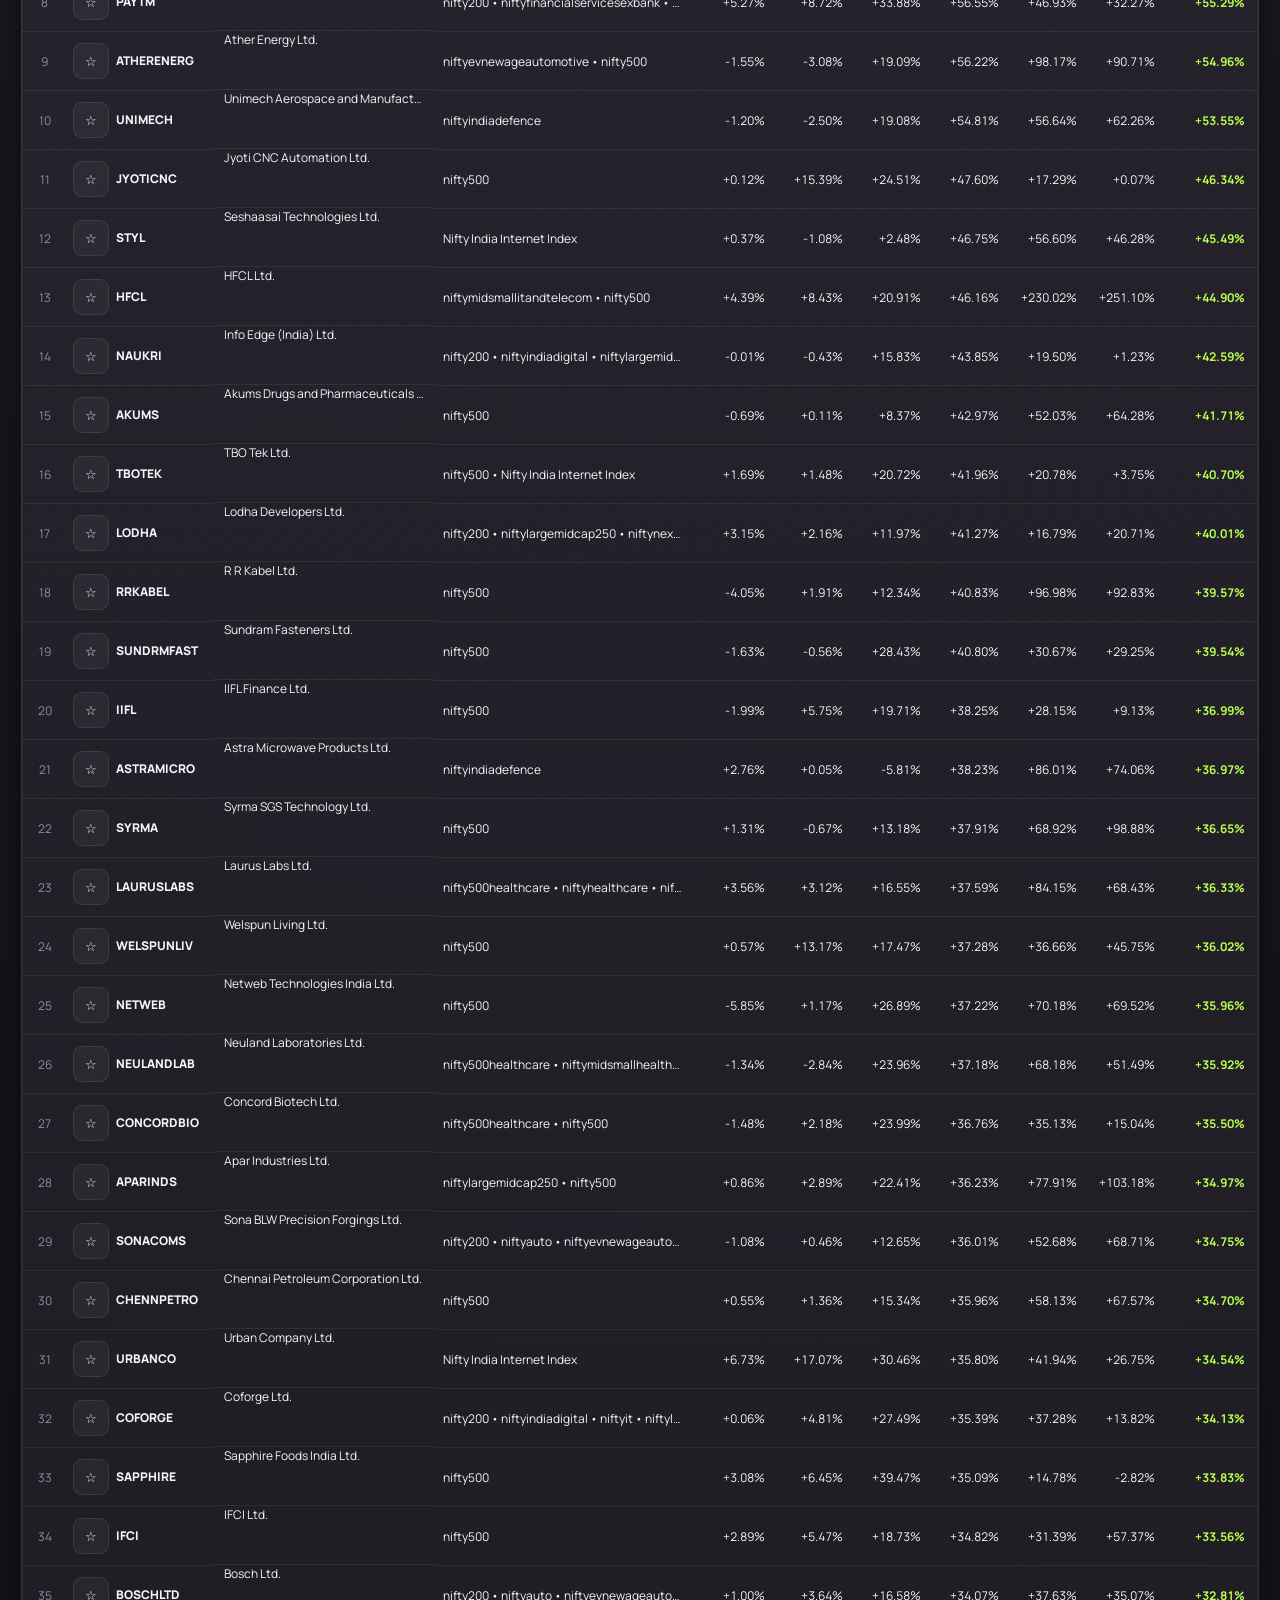
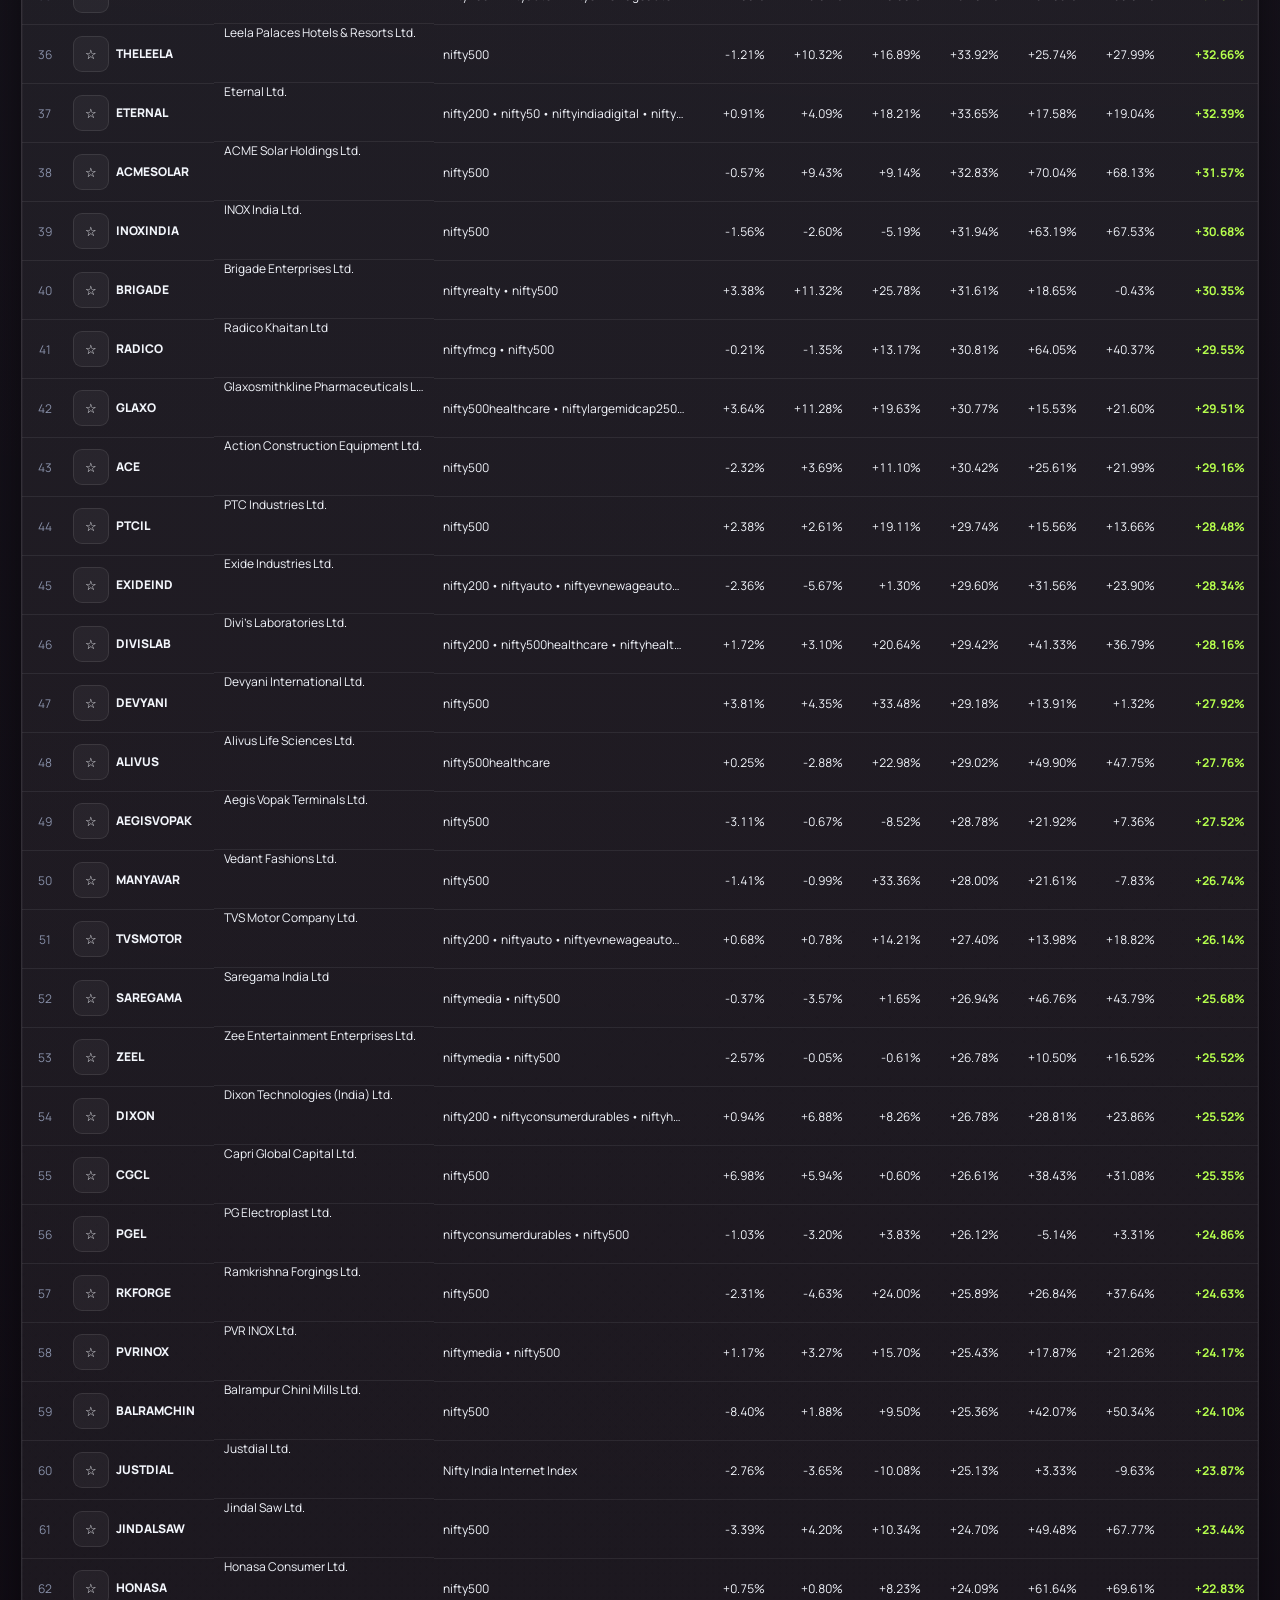
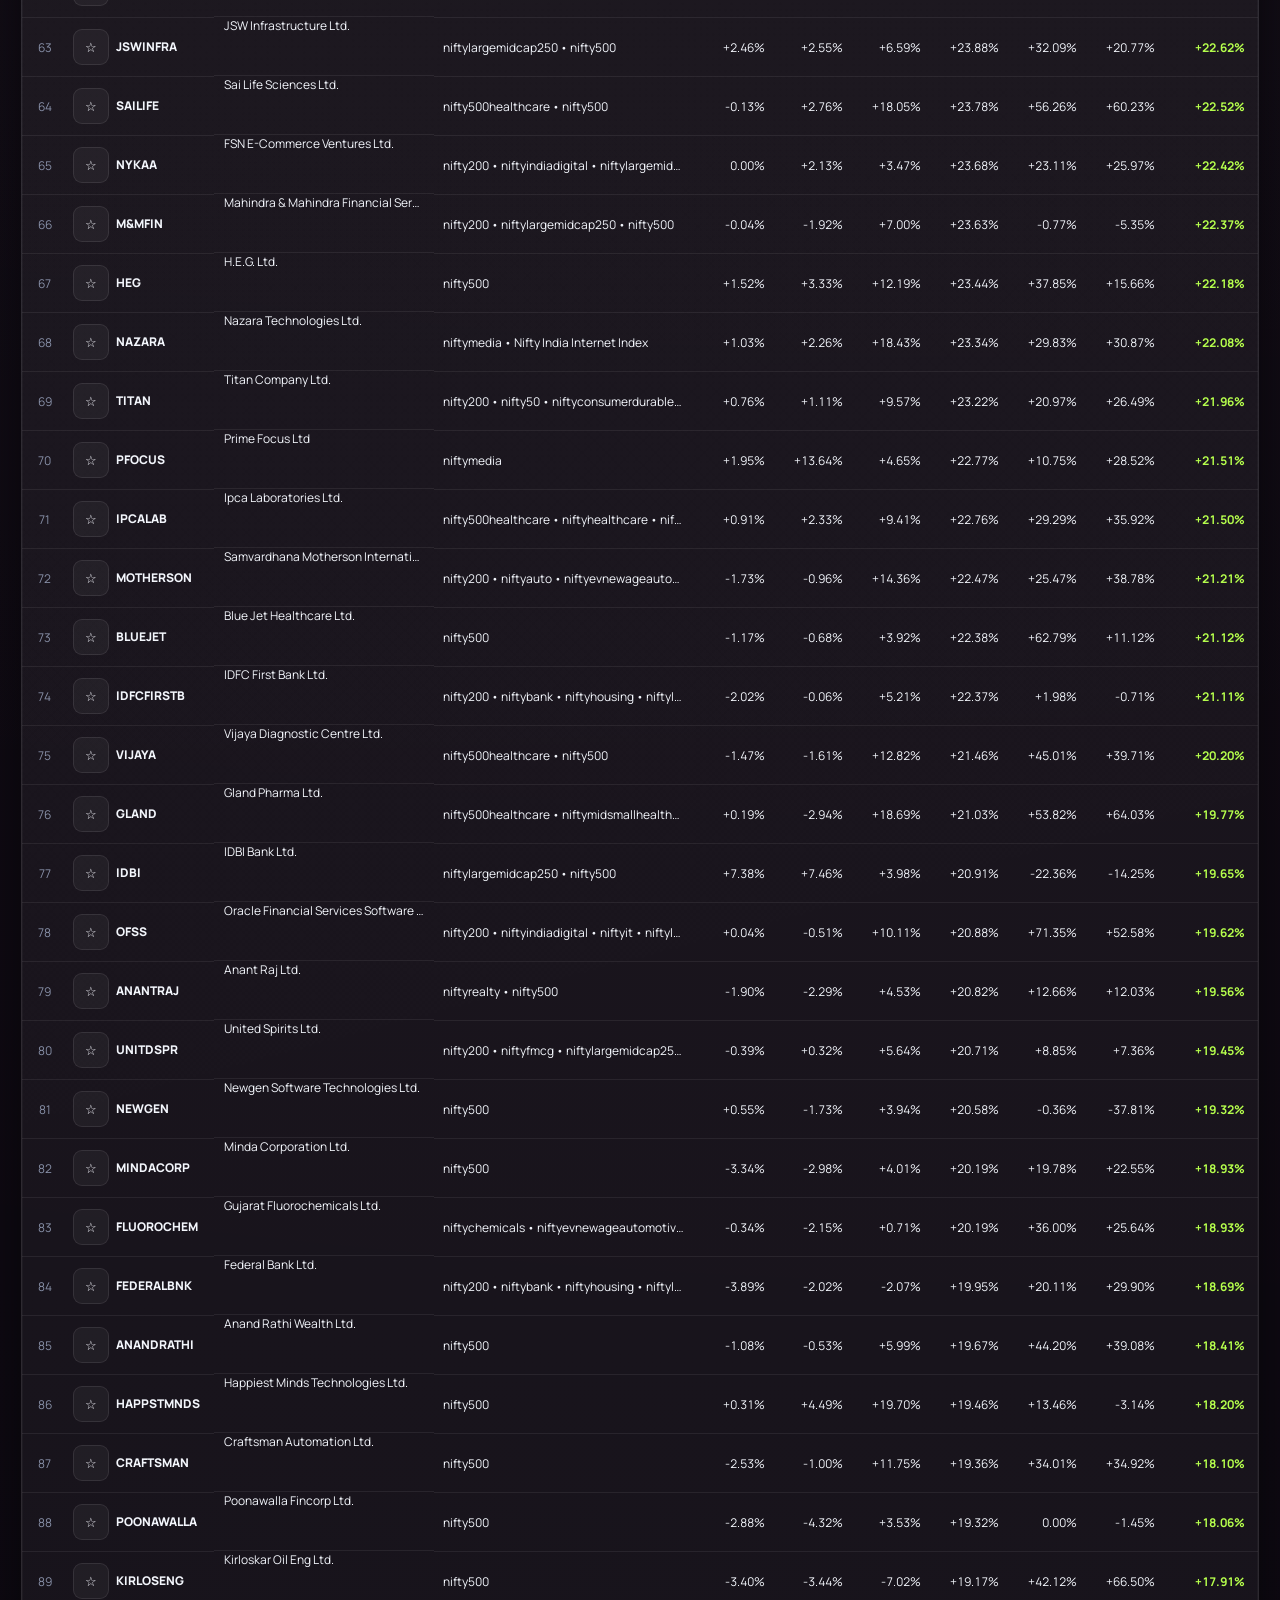
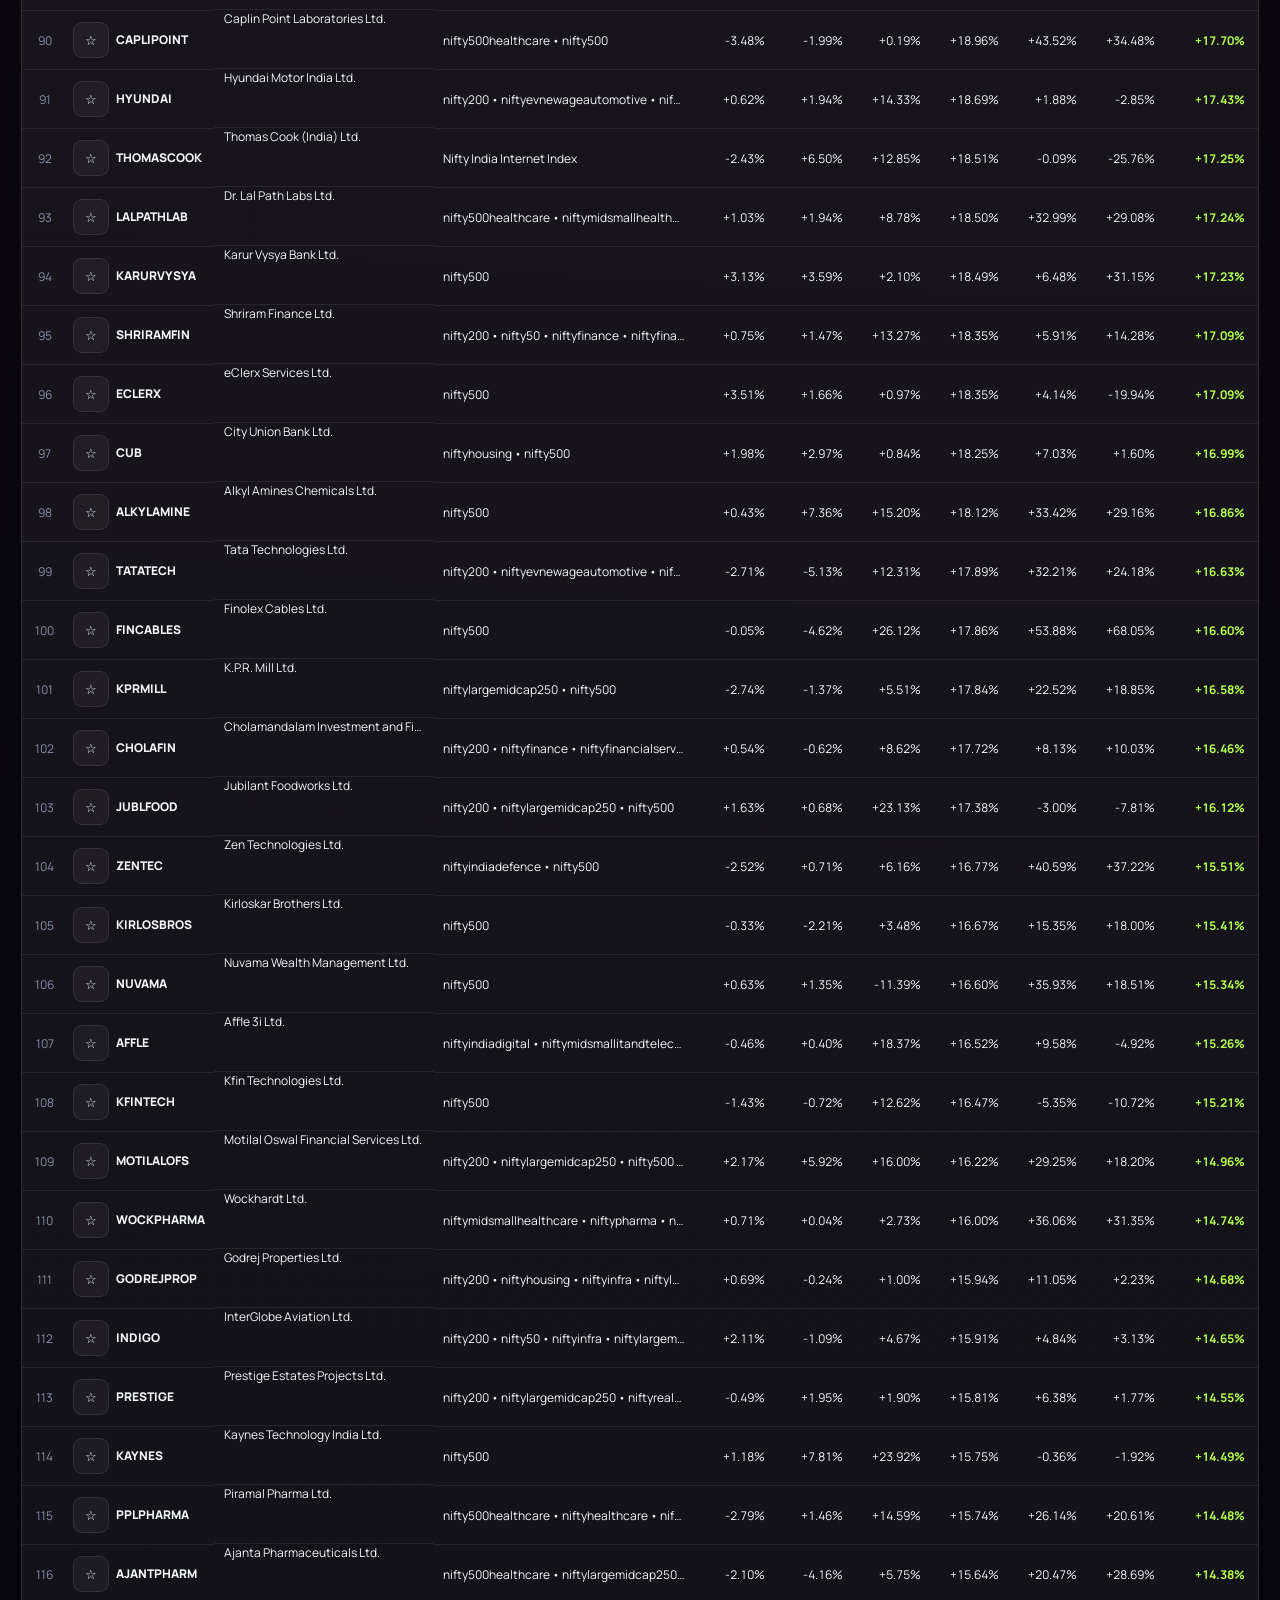
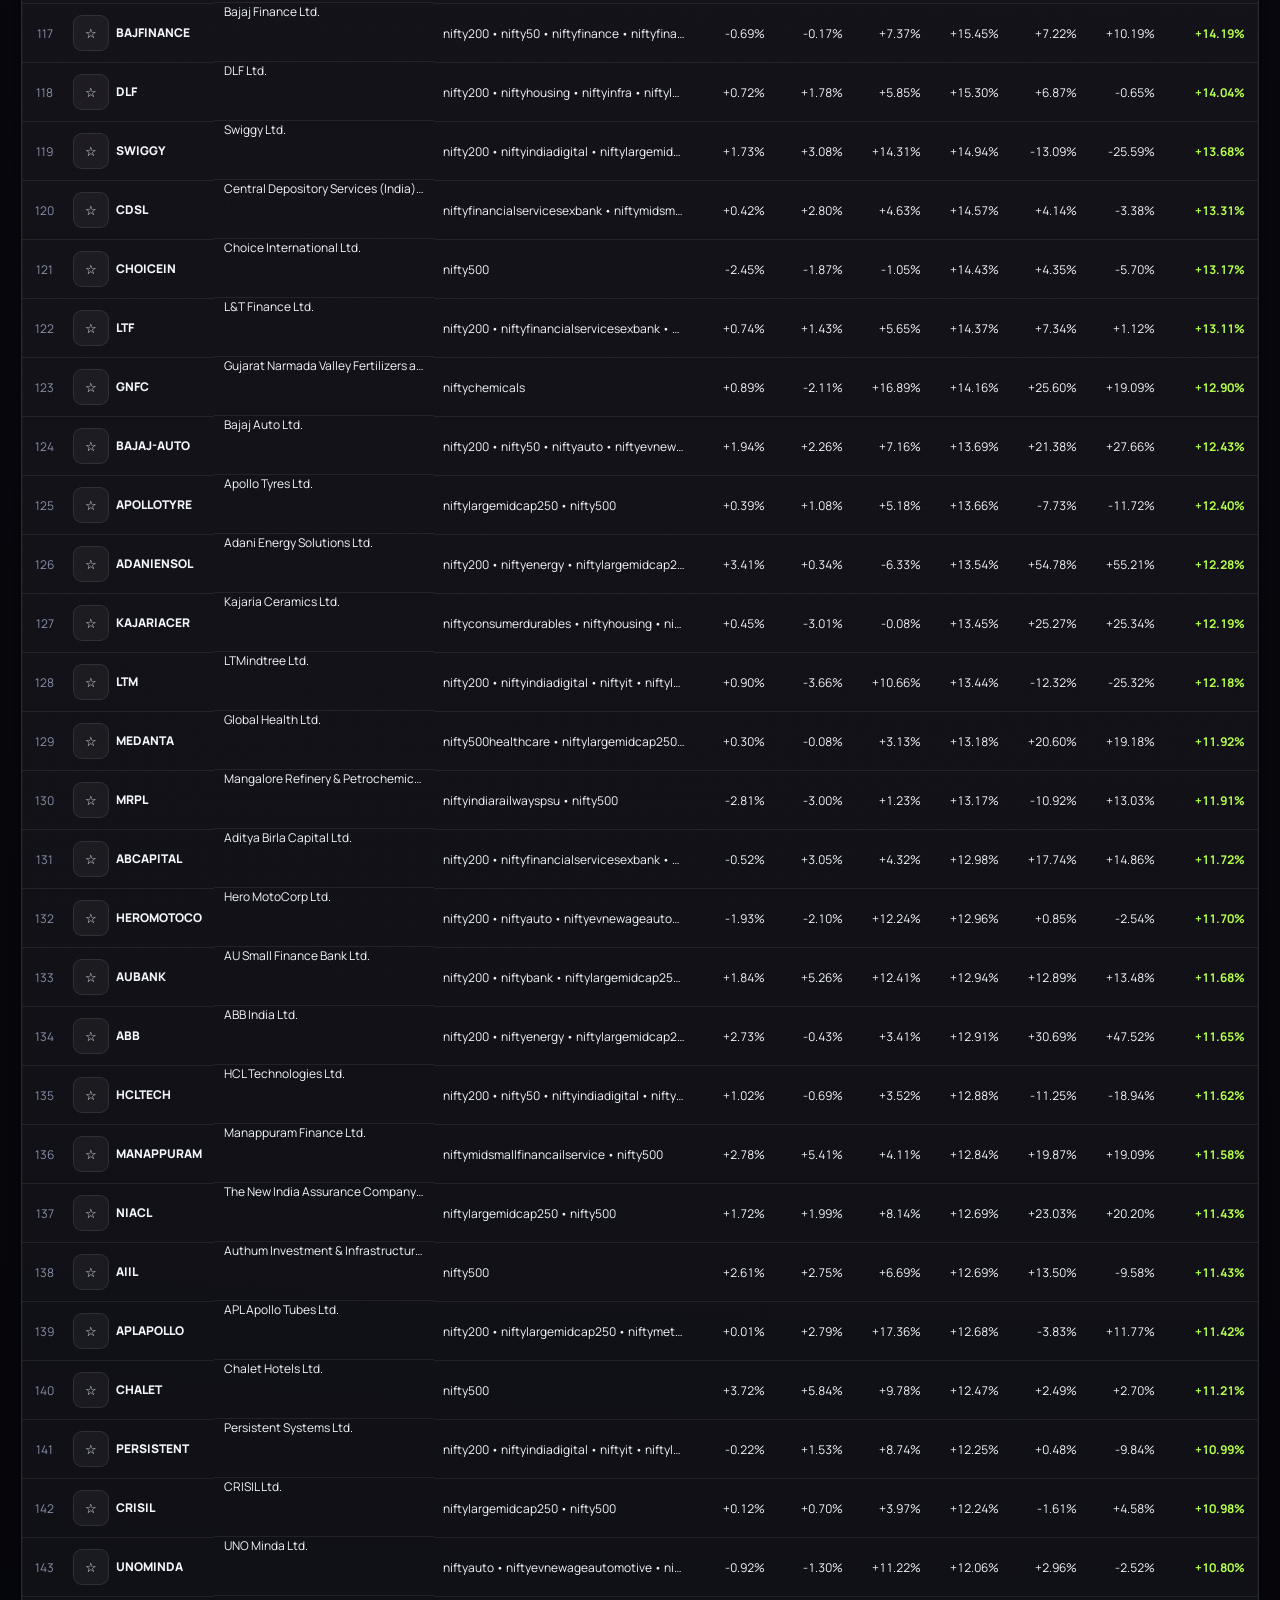
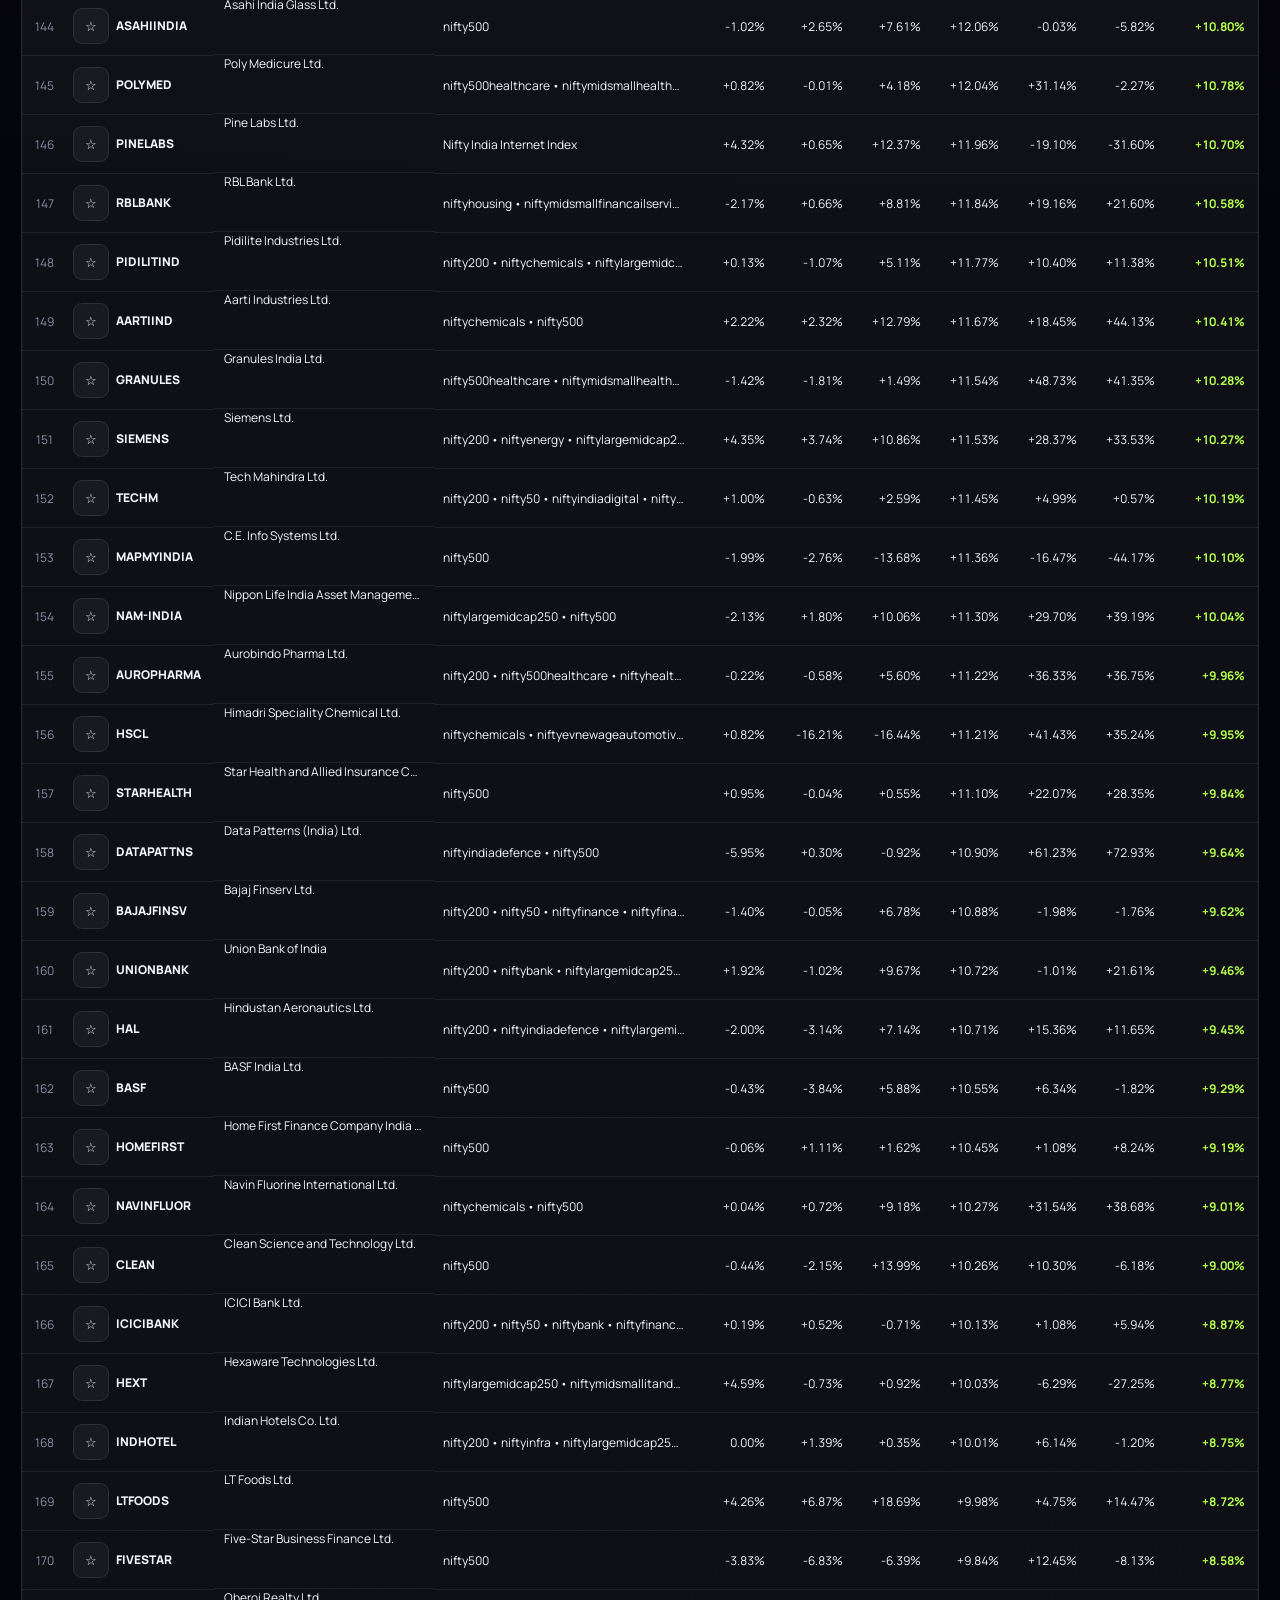
<file: combined-stockstory/index.html>
<!DOCTYPE html>
<html lang="en">
<head>
    <meta charset="UTF-8">
    <meta
        name="viewport"
        content="width=device-width, initial-scale=1.0"
    >

    <title>Nifty Sector Relative Strength</title>

    <link
        rel="stylesheet"
        href="styles.css"
    >
</head>

<body>

<div class="app">

    <header class="hero-header">
        <div class="hero-content">
            <div class="hero-brand">
                <div class="hero-icon" aria-hidden="true">
                    <span>↗</span>
                </div>
                <div class="eyebrow">MARKET INTELLIGENCE</div>
            </div>

            <h1>Nifty Sector Relative Strength</h1>

            <div class="hero-meta">
                <div class="hero-meta-item">
                    <div class="hero-meta-icon calendar-icon" aria-hidden="true">□</div>
                    <div>
                        <span>Last fetch</span>
                        <strong id="lastUpdated">Loading latest data...</strong>
                    </div>
                </div>

                <div class="hero-divider"></div>

                <div class="hero-meta-item">
                    <div class="hero-meta-icon clock-icon" aria-hidden="true">◷</div>
                    <div>
                        <span>LTP fetched</span>
                        <strong id="fetchInfo">LTP: loading...</strong>
                    </div>
                </div>
            </div>
        </div>

        <div class="hero-graphic" aria-hidden="true">
            <div class="hero-bars">
                <i></i><i></i><i></i><i></i><i></i><i></i>
            </div>
            <div class="hero-arrow">↗</div>
            <div class="hero-glow"></div>
        </div>

        <div class="hero-data" aria-hidden="true">
            <span id="stockCount">—</span>
            <span id="sectorCount">—</span>
            <span id="dataStatus">Loading</span>
            <span id="ltpCoverage">—</span>
        </div>
    </header>


    <main>



        <!-- LEADERSHIP -->
        <section class="section leadership-section" id="leadershipSection">

            <div class="leadership-heading">
                <div>
                    <div class="leadership-title">
                        <span class="leadership-crown" aria-hidden="true">♛</span>
                        <h2>LEADERSHIP</h2>
                    </div>
                    <div class="leadership-underline">
                        <span></span><i></i>
                    </div>
                </div>
            </div>

            <div
                id="leadershipPanel"
                class="leadership-panel active"
                role="tabpanel"
                aria-labelledby="leadershipSection"
            >

                <div class="leadership-quick-grid">

                    <a
                        class="leadership-quick-card leadership-blue"
                        href="#sectorLeadershipDetails"
                        aria-label="View top index and sectors"
                    >
                        <div class="quick-card-icon">◔</div>
                        <div class="quick-card-copy">
                            <h3>Top Index / Sectors</h3>
                            <p>View top performing indices<br>and sectors</p>
                        </div>
                        <span class="quick-card-arrow">›</span>
                    </a>

                    <a
                        class="leadership-quick-card leadership-purple"
                        href="#topSectorStocksSection"
                        aria-label="View top two sectors and top ten stocks"
                    >
                        <div class="quick-card-icon">★</div>
                        <div class="quick-card-copy">
                            <h3>Top 2 Sectors &amp;<br>Top 10 Stocks</h3>
                            <p>Explore top sectors and<br>their leading stocks</p>
                        </div>
                        <span class="quick-card-arrow">›</span>
                    </a>

                </div>

                <section
                    class="section leadership-inner-section leadership-detail-section"
                    id="sectorLeadershipDetails"
                >
                    <div class="section-heading">
                        <div>
                            <span class="section-label">LEADERSHIP</span>
                            <h2>Top Index / Sectors</h2>
                        </div>
                        <div class="section-note">Ranked by average 3M RS</div>
                    </div>

                    <div id="sectorCards" class="sector-grid">
                        <div class="loading">Loading sectors...</div>
                    </div>
                </section>

            </div>

        </section>

        <!-- RS MOMENTUM & VOLUME SCANNER -->
        <section class="section scanner-section" id="momentumVolumeSection">

            <div class="scanner-shell">

                <div class="scanner-heading">
                    <div class="scanner-heading-copy">
                        <div class="scanner-heading-icon" aria-hidden="true">⌕</div>
                        <div>
                            <h2>RS Momentum &amp; Volume Scanner</h2>
                            <p>Identify stocks with improving relative strength and unusual volume</p>
                        </div>
                    </div>

                    <div class="scanner-tabs">
                        <button class="scanner-tab active" data-scanner="momentum">
                            <span>↗</span> RS Momentum
                        </button>
                        <button class="scanner-tab" data-scanner="volume">
                            <span>🔥</span> Volume Gainers
                        </button>
                        <button class="scanner-tab" data-scanner="combined">
                            <span>🚀</span> RS + Volume
                        </button>
                        <button class="scanner-tab" data-scanner="favorites">
                            <span>⭐</span> Favorites
                        </button>
                    </div>
                </div>

                <!-- RS MOMENTUM -->
                <div id="rsMomentumPanel" class="scanner-panel active">
                    <div class="scanner-summary">
                        <div class="scanner-stat">
                            <span>Stocks</span>
                            <strong id="momentumStockCount">—</strong>
                        </div>
                        <div class="scanner-stat">
                            <span>Positive Momentum</span>
                            <strong id="positiveMomentumCount">—</strong>
                        </div>
                        <div class="scanner-stat">
                            <span>Consistent</span>
                            <strong id="consistentStockCount">—</strong>
                        </div>
                    </div>

                    <div class="table-wrap scanner-table-wrap">
                        <table class="scanner-table">
                            <thead>
                                <tr>
                                    <th>#</th><th>Stock</th><th>Company</th><th>RS 3M</th>
                                    <th>10D Change</th><th>Momentum</th><th>Consistency</th>
                                    <th>RS Trend</th><th>LTP</th><th>Today</th>
                                </tr>
                            </thead>
                            <tbody id="rsMomentumBody">
                                <tr><td colspan="10" class="loading">Loading RS momentum...</td></tr>
                            </tbody>
                        </table>
                    </div>
                </div>

                <!-- VOLUME GAINERS -->
                <div id="volumeGainersPanel" class="scanner-panel">
                    <div class="scanner-summary">
                        <div class="scanner-stat">
                            <span>Stocks</span>
                            <strong id="volumeStockCount">—</strong>
                        </div>
                        <div class="scanner-stat">
                            <span>Volume &gt; 2x</span>
                            <button id="highVolumeCount" class="scanner-count-button" type="button">—</button>
                        </div>
                        <div class="scanner-stat">
                            <span>Volume &gt; 3x</span>
                            <button id="veryHighVolumeCount" class="scanner-count-button" type="button">—</button>
                        </div>
                    </div>

                    <div class="table-wrap scanner-table-wrap">
                        <table class="scanner-table">
                            <thead>
                                <tr>
                                    <th>#</th><th>Stock</th><th>Company</th><th>LTP</th><th>Today</th>
                                    <th>Volume</th><th>10D Avg</th><th>Ratio</th><th>Volume Change</th><th>RS 3M</th>
                                </tr>
                            </thead>
                            <tbody id="volumeGainersBody">
                                <tr><td colspan="10" class="loading">Loading volume gainers...</td></tr>
                            </tbody>
                        </table>
                    </div>
                </div>

                <!-- RS + VOLUME -->
                <div id="combinedScannerPanel" class="scanner-panel">
                    <div class="scanner-summary">
                        <div class="scanner-stat">
                            <span>RS + Volume</span>
                            <strong id="combinedStockCount">—</strong>
                        </div>
                        <div class="scanner-stat">
                            <span>RS Improving</span>
                            <strong id="combinedMomentumCount">—</strong>
                        </div>
                        <div class="scanner-stat">
                            <span>Volume &gt; 1.5x</span>
                            <strong id="combinedVolumeCount">—</strong>
                        </div>
                    </div>

                    <div class="table-wrap scanner-table-wrap">
                        <table class="scanner-table">
                            <thead>
                                <tr>
                                    <th>#</th><th>Stock</th><th>Company</th><th>LTP</th><th>Today</th>
                                    <th>RS 3M</th><th>10D RS</th><th>Momentum</th><th>Vol Ratio</th><th>Vol Change</th>
                                </tr>
                            </thead>
                            <tbody id="combinedScannerBody">
                                <tr><td colspan="10" class="loading">Loading RS + volume...</td></tr>
                            </tbody>
                        </table>
                    </div>
                </div>

                <!-- FAVORITES -->
                <div id="favoritesPanel" class="scanner-panel">
                    <div class="scanner-summary">
                        <div class="scanner-stat">
                            <span>Favorite Stocks</span>
                            <strong id="favoritesCount">0</strong>
                        </div>
                        <div class="scanner-stat">
                            <span>Permanent</span>
                            <strong>Cloud</strong>
                        </div>
                        <div class="scanner-stat">
                            <span>Reasons</span>
                            <strong>Multi-select</strong>
                        </div>
                    </div>

                    <div class="table-wrap scanner-table-wrap favorites-table-wrap">
                        <table class="scanner-table favorites-table">
                            <thead>
                                <tr>
                                    <th>#</th><th>Stock</th><th>Sector</th><th>LTP</th><th>Today</th>
                                    <th>RS 3M</th><th>Consistency</th>
                                    <th>Reasons</th><th>Notes</th><th>Chart</th><th>Action</th>
                                </tr>
                            </thead>
                            <tbody id="favoritesBody">
                                <tr><td colspan="11" class="loading">Loading favorites...</td></tr>
                            </tbody>
                        </table>
                    </div>
                </div>

            </div>
        </section>

        <!-- STOCK AREA -->

        <section class="section">

            <div class="section-heading">

                <div>
                    <span class="section-label">
                        STOCKS
                    </span>

                    <h2>
                        Relative Strength Scanner
                    </h2>
                    <p class="section-subtitle">Search, filter and compare the full stock universe</p>
                </div>

            </div>


            <div class="filters">

                <div class="search-box">

                    <input
                        id="searchInput"
                        type="text"
                        placeholder="Search stock or company..."
                    >

                </div>


                <select id="sectorFilter">

                    <option value="ALL">
                        All Index / Sectors
                    </option>

                </select>


                <select id="periodFilter">

                    <option value="RS">
                        RS 3M
                    </option>

                    <option value="1M">
                        1M
                    </option>

                    <option value="3M">
                        3M Return
                    </option>

                    <option value="6M">
                        6M
                    </option>

                    <option value="YTD">
                        YTD
                    </option>

                    <option value="Daily">
                        Daily
                    </option>

                    <option value="Weekly">
                        Weekly
                    </option>

                </select>


                <button
                    id="clearFilters"
                    class="clear-button"
                >
                    Clear
                </button>

            </div>


            <div class="table-wrap">

                <table>

                    <thead>

                        <tr>

                            <th>#</th>

                            <th
                                data-sort="Symbol"
                                class="sortable"
                            >
                                Stock
                            </th>

                            <th
                                data-sort="Company Name"
                                class="sortable"
                            >
                                Company
                            </th>

                            <th>Index / Sector</th>

                            <th
                                data-sort="Daily"
                                class="sortable numeric"
                            >
                                Daily
                            </th>

                            <th
                                data-sort="Weekly"
                                class="sortable numeric"
                            >
                                Weekly
                            </th>

                            <th
                                data-sort="1M"
                                class="sortable numeric"
                            >
                                1M
                            </th>

                            <th
                                data-sort="3M"
                                class="sortable numeric"
                            >
                                3M
                            </th>

                            <th
                                data-sort="6M"
                                class="sortable numeric"
                            >
                                6M
                            </th>

                            <th
                                data-sort="YTD"
                                class="sortable numeric"
                            >
                                YTD
                            </th>

                            <th
                                data-sort="RS"
                                class="sortable numeric"
                            >
                                RS 3M
                            </th>

                            <th
                                data-sort="LTP"
                                class="sortable numeric"
                            >
                                LTP
                            </th>

                            <th>Chart</th>

                        </tr>

                    </thead>

                    <tbody id="stockTableBody">

                        <tr>

                            <td
                                colspan="13"
                                class="loading"
                            >
                                Loading stocks...
                            </td>

                        </tr>

                    </tbody>

                </table>

            </div>


            <div
                id="resultCount"
                class="result-count"
            ></div>

        </section>

    </main>


    <footer>

        <span>
            Nifty Sector RS
        </span>

        <span>
            Data powered by Upstox
        </span>

    </footer>

</div>


<script src="app.js"></script>

<!-- RS HISTORY MODAL -->
<div id="rsHistoryModal" class="rs-history-modal">

    <div class="rs-history-backdrop"
         onclick="closeRSHistoryModal()"></div>

    <div class="rs-history-dialog">

        <div class="rs-history-header">

            <div>
                <span class="rs-history-label">
                    RELATIVE STRENGTH
                </span>

                <h2 id="rsHistoryTitle">
                    Stock — 10 Day RS
                </h2>
            </div>

            <button
                class="rs-history-close"
                onclick="closeRSHistoryModal()"
                aria-label="Close"
            >
                ×
            </button>

        </div>


        <div class="rs-history-stats">

            <div>
                <span>10D Change</span>
                <strong id="rsHistoryChange">—</strong>
            </div>

            <div>
                <span>Highest RS</span>
                <strong id="rsHistoryHigh">—</strong>
            </div>

            <div>
                <span>Lowest RS</span>
                <strong id="rsHistoryLow">—</strong>
            </div>

            <div>
                <span>Average RS</span>
                <strong id="rsHistoryAverage">—</strong>
            </div>

        </div>


        <div class="rs-history-chart-wrap">

            <div class="rs-history-chart-title">
                RS Trend — Last 10 Trading Days
            </div>

            <div
                id="rsHistoryChart"
                class="rs-history-chart"
            ></div>

        </div>


        <div class="rs-history-table-wrap">

            <table class="rs-history-table">

                <thead>
                    <tr>
                        <th>Trading Day</th>
                        <th>RS</th>
                        <th>Change</th>
                    </tr>
                </thead>

                <tbody id="rsHistoryBody"></tbody>

            </table>

        </div>

    </div>

</div>

</body>
</html>
</file>
<file: styles.css>
@import url('https://fonts.googleapis.com/css2?family=Manrope:wght@400;500;600;700;800&family=Space+Grotesk:wght@500;600;700&display=swap');
*{box-sizing:border-box}
:root{--bg:#05060c;--surface:rgba(255,255,255,.045);--soft:rgba(255,255,255,.03);--border:rgba(255,255,255,.09);--text:#f4f6fc;--muted:#8790a8;--blue:#45e6d1;--blue-soft:rgba(69,230,209,.12);--green:#b6ff4d;--red:#ff5c8a;--pink:#ff5fa2;--purple:#a06bff;--amber:#ffcf54;--shadow:0 10px 34px rgba(0,0,0,.45);--glow-teal:0 0 0 1px rgba(69,230,209,.15),0 8px 30px rgba(69,230,209,.12);--glow-pink:0 0 0 1px rgba(255,95,162,.15),0 8px 30px rgba(255,95,162,.12);--card-bg:linear-gradient(165deg,rgba(255,255,255,.055),rgba(255,255,255,.015))}
html{scroll-behavior:smooth}
body{margin:0;min-height:100vh;background:
    radial-gradient(circle at 12% -6%,rgba(69,230,209,.14),transparent 32%),
    radial-gradient(circle at 88% 8%,rgba(255,95,162,.10),transparent 34%),
    radial-gradient(circle at 50% 100%,rgba(160,107,255,.08),transparent 40%),
    var(--bg);
    color:var(--text);font-family:'Manrope',Inter,ui-sans-serif,-apple-system,BlinkMacSystemFont,"Segoe UI",Roboto,Arial,sans-serif;-webkit-font-smoothing:antialiased}
h1,h2,h3,.leadership-title h2,.hero-header h1{font-family:'Space Grotesk','Manrope',sans-serif}
::selection{background:rgba(69,230,209,.35);color:#fff}
::-webkit-scrollbar{width:10px;height:10px}
::-webkit-scrollbar-track{background:transparent}
::-webkit-scrollbar-thumb{background:rgba(255,255,255,.14);border-radius:99px;border:2px solid transparent;background-clip:padding-box}
::-webkit-scrollbar-thumb:hover{background:rgba(69,230,209,.4);background-clip:padding-box}
button,input,select{font:inherit}button{cursor:pointer}
.app{width:min(1680px,calc(100% - 40px));margin:0 auto;padding:24px 0 40px}
.topbar{background:var(--card-bg);backdrop-filter:blur(20px);-webkit-backdrop-filter:blur(20px);border:1px solid var(--border);border-radius:20px;padding:24px 28px;display:flex;justify-content:space-between;align-items:center;gap:24px;box-shadow:var(--shadow)}
.eyebrow,.section-label{color:var(--blue);font-size:11px;font-weight:800;letter-spacing:.14em;text-transform:uppercase}
h1{margin:5px 0 0;font-size:clamp(26px,3vw,34px);line-height:1.1;letter-spacing:-.04em}
.topbar p{margin:9px 0 0;color:var(--muted);font-size:13px}
.header-stats{display:flex;gap:10px;flex-shrink:0}
.header-stat{min-width:118px;padding:12px 14px;background:linear-gradient(180deg,rgba(255,255,255,.045),rgba(255,255,255,.035));border:1px solid var(--border);border-radius:13px}
.header-stat span{display:block;color:var(--muted);font-size:11px;margin-bottom:4px}
.header-stat strong{display:block;font-size:20px;line-height:1.1;letter-spacing:-.02em}
.header-stat strong.live,.header-stat .live{color:var(--green)}
.section{margin-top:34px}
.section-heading{display:flex;justify-content:space-between;align-items:end;gap:20px;margin-bottom:14px}
h2{margin:5px 0 0;font-size:23px;line-height:1.15;letter-spacing:-.03em}
.section-note{color:var(--muted);font-size:12px}
.sector-grid{display:grid;grid-template-columns:repeat(5,minmax(0,1fr));gap:12px}
.sector-card{background:var(--surface);border:1px solid var(--border);border-radius:15px;padding:16px 17px;min-height:184px;cursor:pointer;box-shadow:var(--shadow);transition:transform .16s,box-shadow .16s,border-color .16s}
.sector-card:hover{transform:translateY(-2px);box-shadow:0 12px 30px rgba(15,23,42,.09);border-color:rgba(255,255,255,.16)}
.sector-rank{color:var(--muted);font-size:10px;font-weight:700}
.sector-name{margin-top:9px;min-height:38px;font-size:14px;font-weight:800;line-height:1.3;letter-spacing:-.015em}
.sector-rs{margin-top:17px;color:var(--green);font-size:25px;font-weight:850;letter-spacing:-.04em}
.sector-meta{display:flex;justify-content:space-between;gap:10px;margin-top:8px;color:var(--muted);font-size:11px}
.positive{color:var(--green)}.negative{color:var(--red)}
.filters{display:grid;grid-template-columns:minmax(280px,1fr) 230px 205px auto;gap:9px;padding:12px;background:var(--surface);border:1px solid var(--border);border-radius:14px;box-shadow:var(--shadow)}
.search-box{min-width:0}
input,select,button{height:40px;border:1px solid var(--border);border-radius:9px;background:rgba(255,255,255,.045);color:var(--text);padding:0 12px;outline:none;font-size:13px}
input{width:100%}input::placeholder{color:#7c85a0}
input:focus,select:focus{border-color:rgba(69,230,209,.55);box-shadow:0 0 0 3px var(--blue-soft)}
select{width:100%}.clear-button{min-width:64px}.clear-button:hover{background:var(--soft)}
select,select option{color-scheme:dark}
option{background:#0d0f1a;color:#f4f6fc}

.table-wrap{margin-top:12px;background:var(--surface);border:1px solid var(--border);border-radius:15px;overflow-x:auto;overflow-y:hidden;box-shadow:var(--shadow);contain:layout paint}
table{width:100%;min-width:1260px;border-collapse:separate;border-spacing:0;table-layout:auto}
thead{background:rgba(255,255,255,.035)}
th{position:sticky;top:0;z-index:2;padding:10px 9px;background:rgba(255,255,255,.035);border-bottom:1px solid var(--border);color:#8890a8;font-size:10px;font-weight:800;text-align:left;white-space:nowrap}
td{padding:9px;border-bottom:1px solid rgba(255,255,255,.07);color:#f3f6fc;font-size:12px;vertical-align:middle;white-space:nowrap}
tbody tr:hover{background:rgba(255,255,255,.03)}
tbody tr:last-child td{border-bottom:0}
table th:first-child,table td:first-child{width:38px;padding-left:12px;color:#8890a8}
.stock-symbol{color:var(--green);font-weight:850;letter-spacing:.01em}
.stock-symbol a,.stock-link{color:inherit;text-decoration:none}.stock-symbol a:hover,.stock-link:hover{text-decoration:underline}
.company-name{width:210px;max-width:210px;overflow:hidden;text-overflow:ellipsis;white-space:nowrap}
.numeric{text-align:right;font-variant-numeric:tabular-nums}
th.numeric,td.numeric{min-width:70px;width:70px;padding-left:7px;padding-right:7px}
td.positive,.positive{color:var(--green);font-weight:650}
td.negative,.negative{color:var(--red);font-weight:650}
.rs-positive,td.rs-positive{color:var(--green);font-weight:850}
.sector-memberships{width:300px;min-width:300px;max-width:300px;overflow:hidden;white-space:nowrap}
.sector-memberships .sector-tag{display:inline-flex;align-items:center;max-width:145px;margin:1px 3px 1px 0;padding:3px 7px;background:rgba(255,255,255,.05);border:1px solid rgba(255,255,255,.08);border-radius:999px;color:#98a2ba;font-size:9px;font-weight:600;line-height:1.25;overflow:hidden;text-overflow:ellipsis;white-space:nowrap}
.sector-more{display:inline-flex;align-items:center;padding:3px 7px;background:rgba(255,255,255,.045);border:1px solid rgba(255,255,255,.1);border-radius:999px;color:#8890a8;font-size:9px;font-weight:700;white-space:nowrap}
.chart-link{display:inline-flex;align-items:center;justify-content:center;min-width:54px;height:28px;padding:0 9px;border:1px solid rgba(255,255,255,.1);border-radius:8px;background:rgba(255,255,255,.045);color:var(--blue);text-decoration:none;font-size:10px;font-weight:700}
.chart-link:hover{background:var(--blue-soft);border-color:rgba(69,230,209,.4)}
.sortable{cursor:pointer;user-select:none}.sortable:hover{color:var(--blue)}
.result-count{margin-top:9px;color:var(--muted);font-size:11px}
.loading{padding:40px;color:var(--muted);text-align:center}
footer{display:flex;justify-content:space-between;gap:15px;padding:24px 4px 5px;color:var(--muted);font-size:11px}
@media(max-width:1250px){.sector-grid{grid-template-columns:repeat(3,minmax(0,1fr))}.filters{grid-template-columns:1fr 200px 180px auto}}
@media(max-width:900px){.app{width:min(100% - 24px,1680px);padding-top:12px}.topbar{align-items:flex-start;flex-direction:column}.header-stats{width:100%}.header-stat{flex:1}.sector-grid{grid-template-columns:repeat(2,minmax(0,1fr))}.filters{grid-template-columns:1fr}}
@media(max-width:560px){.app{width:calc(100% - 16px)}.topbar{padding:19px;border-radius:16px}h1{font-size:25px}.header-stats{display:grid;grid-template-columns:repeat(3,1fr)}.header-stat{min-width:0}.sector-grid{grid-template-columns:1fr}}

.fetch-info {
    margin: 3px 0 0;
    color: #8890a8;
    font-size: 11px;
    font-weight: 600;
}

.ltp-cell strong {
    color: #f3f6fc;
    font-weight: 800;
}

.ltp-cell {
    white-space: nowrap;
}

.ltp-cell {
    white-space: nowrap;
    min-width: 90px;
}

.ltp-price {
    font-weight: 800;
    color: #f3f6fc;
    font-size: 13px;
}

.ltp-change {
    margin-top: 2px;
    font-size: 10px;
    font-weight: 700;
}

.ltp-change.positive {
    color: #b6ff4d;
}

.ltp-change.negative {
    color: #ff5c8a;
}


/* ============================================================
   RS MOMENTUM + VOLUME SCANNER
   ============================================================ */

.scanner-tabs {
    display: flex;
    gap: 8px;
    flex-wrap: wrap;
}

.scanner-tab {
    border: 1px solid rgba(255,255,255,0.10);
    background: rgba(255,255,255,0.04);
    color: inherit;
    padding: 9px 15px;
    border-radius: 10px;
    cursor: pointer;
    font-weight: 600;
    transition: 0.2s ease;
}

.scanner-tab:hover {
    transform: translateY(-1px);
}

.scanner-tab.active {
    background: rgba(69,230,209,0.18);
    border-color: rgba(69,230,209,0.45);
}

.scanner-panel {
    display: none;
    /* isolate this panel's layout/paint from the rest of the
       page — without this, showing/hiding a panel (which changes
       its height) forces the browser to re-layout everything
       below it on the page, including the large main stock
       table. This is very likely what was making tab switches
       feel like a hang. */
    contain: layout style paint;
}

.scanner-panel.active {
    display: block;
}

.scanner-shell{
    contain: layout;
}

.scanner-summary {
    display: grid;
    grid-template-columns:
        repeat(3, minmax(0, 1fr));
    gap: 12px;
    margin: 18px 0;
}

.scanner-stat {
    padding: 14px 16px;
    border-radius: 12px;
    background: rgba(255,255,255,0.035);
    border: 1px solid rgba(255,255,255,0.07);
}

.scanner-stat span {
    display: block;
    font-size: 12px;
    opacity: 0.65;
    margin-bottom: 5px;
}

.scanner-stat strong {
    font-size: 20px;
}

.scanner-table-wrap {
    overflow-x: auto;
}

.scanner-table {
    width: 100%;
    border-collapse: collapse;
}

.scanner-table th {
    white-space: nowrap;
}

.scanner-table td,
.scanner-table th {
    padding: 11px 12px;
}

.scanner-table tbody tr {
    transition: background 0.15s ease;
}

.scanner-table tbody tr:hover {
    background: rgba(255,255,255,0.035);
}

.scanner-table .positive {
    font-weight: 700;
}

.scanner-table .negative {
    font-weight: 700;
}

.rs-trend {
    font-size: 20px;
    font-weight: 800;
}

@media (max-width: 800px) {

    .scanner-summary {
        grid-template-columns: 1fr;
    }

    .scanner-tabs {
        width: 100%;
    }

    .scanner-tab {
        flex: 1;
    }

}


/* ============================================================
   SCANNER CHARTINK LINKS
   ============================================================ */

.scanner-stock-link {
    color: inherit;
    text-decoration: none;
    font-weight: 800;
}

.scanner-stock-link:hover {
    text-decoration: underline;
}

.scanner-chart-link {
    display: inline-flex;
    align-items: center;
    justify-content: center;

    padding: 5px 10px;

    border: 1px solid rgba(255,255,255,.1);
    border-radius: 8px;

    color: #45e6d1;
    background: rgba(255,255,255,.045);

    text-decoration: none;
    font-size: 12px;
    font-weight: 700;

    transition:
        background 0.15s ease,
        border-color 0.15s ease,
        transform 0.15s ease;
}

.scanner-chart-link:hover {
    background: rgba(69,230,209,.12);
    border-color: rgba(69,230,209,.55);
    transform: translateY(-1px);
}

/* ============================================================
   SCANNER CHARTINK LINKS
   ============================================================ */

.scanner-stock-link {
    color: inherit;
    text-decoration: none;
    font-weight: 800;
}

.scanner-stock-link:hover {
    color: #45e6d1;
    text-decoration: underline;
}

.scanner-chart-link {
    display: inline-flex;
    align-items: center;
    justify-content: center;

    padding: 5px 10px;

    border: 1px solid rgba(255,255,255,.1);
    border-radius: 8px;

    color: #45e6d1;
    background: rgba(255,255,255,.045);

    text-decoration: none;
    font-size: 12px;
    font-weight: 700;

    transition:
        background 0.15s ease,
        border-color 0.15s ease,
        transform 0.15s ease;
}

.scanner-chart-link:hover {
    background: rgba(69,230,209,.12);
    border-color: rgba(69,230,209,.55);
    transform: translateY(-1px);
}

.scanner-count-button {
    border: 0;
    background: transparent;
    padding: 0;
    margin: 0;
    font: inherit;
    font-size: 28px;
    font-weight: 700;
    color: #45e6d1;
    cursor: pointer;
    line-height: 1.2;
}

.scanner-count-button:hover {
    color: #22c7b6;
    text-decoration: underline;
}

.scanner-count-button.active {
    color: #45e6d1;
    text-decoration: underline;
}


/* ============================================================
   10 DAY RS HISTORY MODAL
   ============================================================ */

.rs-history-modal {
    display: none;
    position: fixed;
    inset: 0;
    z-index: 9999;
}

.rs-history-modal.active {
    display: block;
}

.rs-history-backdrop {
    position: absolute;
    inset: 0;
    background: rgba(15, 23, 42, 0.45);
    backdrop-filter: blur(3px);
}

.rs-history-dialog {
    position: relative;
    width: min(760px, calc(100% - 32px));
    max-height: calc(100vh - 60px);
    overflow-y: auto;

    margin: 30px auto;

    background: rgba(255,255,255,.045);
    border: 1px solid rgba(255,255,255,.08);
    border-radius: 18px;

    box-shadow:
        0 25px 70px rgba(15, 23, 42, 0.25);

    padding: 24px;
}

.rs-history-header {
    display: flex;
    align-items: flex-start;
    justify-content: space-between;
    gap: 20px;

    margin-bottom: 20px;
}

.rs-history-label {
    display: block;
    color: #45e6d1;
    font-size: 11px;
    font-weight: 800;
    letter-spacing: 1.5px;
    margin-bottom: 5px;
}

.rs-history-header h2 {
    margin: 0;
    font-size: 24px;
    color: #f3f6fc;
}

.rs-history-close {
    width: 34px;
    height: 34px;

    border: 1px solid rgba(255,255,255,.08);
    border-radius: 9px;

    background: rgba(255,255,255,.045);
    color: #98a2ba;

    font-size: 24px;
    line-height: 1;

    cursor: pointer;
}

.rs-history-close:hover {
    background: rgba(255,255,255,.05);
}

.rs-history-stats {
    display: grid;
    grid-template-columns: repeat(4, 1fr);
    gap: 10px;

    margin-bottom: 20px;
}

.rs-history-stats > div {
    padding: 13px 14px;

    background: rgba(255,255,255,.035);
    border: 1px solid rgba(255,255,255,.08);
    border-radius: 11px;
}

.rs-history-stats span {
    display: block;

    color: #8890a8;
    font-size: 11px;

    margin-bottom: 5px;
}

.rs-history-stats strong {
    display: block;

    color: #f3f6fc;
    font-size: 18px;
}

.rs-history-chart-wrap {
    margin-bottom: 20px;
}

.rs-history-chart-title {
    font-size: 12px;
    font-weight: 700;
    color: #98a2ba;

    margin-bottom: 8px;
}

.rs-history-chart {
    height: 150px;

    display: flex;
    align-items: flex-end;

    gap: 8px;

    padding: 15px;

    background: rgba(255,255,255,.035);
    border: 1px solid rgba(255,255,255,.08);
    border-radius: 12px;
}

.rs-history-bar-wrap {
    flex: 1;
    height: 100%;

    display: flex;
    align-items: flex-end;
    justify-content: center;

    position: relative;
}

.rs-history-bar {
    width: 65%;
    min-height: 4px;

    background: #45e6d1;
    border-radius: 5px 5px 2px 2px;

    transition: height 0.2s ease;
}

.rs-history-bar-value {
    position: absolute;
    bottom: calc(var(--bar-height) + 5px);

    font-size: 9px;
    font-weight: 700;

    color: #c3cbdd;
}

.rs-history-bar-date {
    position: absolute;
    bottom: -15px;

    font-size: 8px;
    color: #8890a8;

    white-space: nowrap;
}

.rs-history-table-wrap {
    overflow-x: auto;
}

.rs-history-table {
    width: 100%;
    border-collapse: collapse;
}

.rs-history-table th {
    text-align: left;

    background: rgba(255,255,255,.035);
    color: #8890a8;

    font-size: 11px;
    font-weight: 700;

    padding: 10px 12px;

    border-bottom: 1px solid rgba(255,255,255,.08);
}

.rs-history-table td {
    padding: 10px 12px;

    border-bottom: 1px solid rgba(255,255,255,.045);

    color: #c3cbdd;
    font-size: 13px;
}

.rs-history-table td:nth-child(2),
.rs-history-table td:nth-child(3) {
    font-weight: 700;
}

.rs-history-positive {
    color: #b6ff4d !important;
}

.rs-history-negative {
    color: #ff5c8a !important;
}


/* Clickable scanner stock */

.scanner-stock-history-link {
    border: 0;
    background: transparent;

    padding: 0;
    margin: 0;

    color: inherit;

    font: inherit;
    font-weight: 800;

    cursor: pointer;

    text-align: left;
}

.scanner-stock-history-link:hover {
    color: #45e6d1;
    text-decoration: underline;
}


@media (max-width: 700px) {

    .rs-history-dialog {
        margin: 15px auto;
        padding: 18px;
    }

    .rs-history-stats {
        grid-template-columns: repeat(2, 1fr);
    }

}


.scanner-stock-history-link {
    border: 0;
    background: transparent;
    padding: 0;
    margin: 0;

    color: inherit;
    font: inherit;
    font-weight: 800;

    cursor: pointer;
    text-align: left;
}

.scanner-stock-history-link:hover {
    color: #45e6d1;
    text-decoration: underline;
}

/* ============================================================
   LEADERSHIP TAB
   Top Index / Sectors + Top 2 Sectors & Top 10 Stocks
   ============================================================ */

.leadership-section {
    margin-top: 34px;
}

.leadership-tabs {
    display: flex;
    gap: 8px;
    margin-bottom: 12px;
}

.leadership-tab {
    height: 40px;
    padding: 0 17px;
    border: 1px solid rgba(255,255,255,.1);
    border-radius: 10px;
    background: rgba(255,255,255,.045);
    color: #8890a8;
    font-size: 12px;
    font-weight: 800;
    transition:
        background .15s ease,
        color .15s ease,
        border-color .15s ease,
        transform .15s ease;
}

.leadership-tab:hover {
    color: #45e6d1;
    border-color: rgba(69,230,209,.4);
    transform: translateY(-1px);
}

.leadership-tab.active {
    background: #45e6d1;
    border-color: #45e6d1;
    color: rgba(255,255,255,.045);
}

.leadership-panel {
    display: none;
}

.leadership-panel.active {
    display: block;
}

.leadership-inner-section {
    margin-top: 0;
}


/* ============================================================
   MARKET INTELLIGENCE ΓÇö SNAPSHOT STYLE
   Visual refresh only; existing JS IDs and behavior preserved.
   ============================================================ */

:root{
    --snap-blue:#45e6d1;
    --snap-blue-2:#1fb3a6;
    --snap-purple:#c56bff;
    --snap-purple-2:#ff5fa2;
    --snap-ink:#f3f6fc;
    --snap-muted:#8890a8;
    --snap-line:rgba(255,255,255,.1);
}

/* base body background/gradient defined once, near the top of this file */

.app{
    width:min(1450px,calc(100% - 42px));
    padding:26px 0 48px;
}

.hero-header{
    position:relative;
    min-height:350px;
    overflow:hidden;
    display:flex;
    align-items:center;
    justify-content:space-between;
    gap:40px;
    padding:38px 46px;
    border:1px solid rgba(255,255,255,.08);
    border-radius:28px;
    background:
        radial-gradient(circle at 85% 48%,rgba(69,230,209,.16),transparent 31%),
        linear-gradient(115deg,rgba(255,255,255,.045) 0%,rgba(255,255,255,.045) 52%,rgba(69,224,212,.07) 100%);
    box-shadow:0 18px 48px rgba(31,183,166,.09);
}

.hero-content{
    position:relative;
    z-index:3;
    min-width:0;
}

.hero-brand{
    display:flex;
    align-items:center;
    gap:18px;
    margin-bottom:24px;
}

.hero-icon{
    width:56px;
    height:56px;
    display:grid;
    place-items:center;
    border-radius:17px;
    color:#45e6d1;
    font-size:32px;
    font-weight:900;
    background:linear-gradient(145deg,rgba(69,224,212,.09),rgba(69,230,209,.18));
}

.hero-icon span{
    transform:translateY(-2px);
}

.hero-header .eyebrow{
    color:#45e6d1;
    font-size:17px;
    font-weight:900;
    letter-spacing:.13em;
}

.hero-header h1{
    margin:0;
    max-width:850px;
    color:var(--snap-ink);
    font-size:clamp(42px,5vw,68px);
    line-height:.98;
    letter-spacing:-.055em;
}

.hero-meta{
    display:flex;
    align-items:center;
    gap:30px;
    margin-top:48px;
}

.hero-meta-item{
    display:flex;
    align-items:center;
    gap:15px;
}

.hero-meta-icon{
    width:43px;
    height:43px;
    display:grid;
    place-items:center;
    border:3px solid #45e6d1;
    border-radius:11px;
    color:#45e6d1;
    font-size:29px;
    line-height:1;
}

.clock-icon{
    border-color:#b6ff4d;
    color:#b6ff4d;
    border-radius:50%;
}

.hero-meta-item span{
    display:block;
    margin-bottom:4px;
    color:#98a2ba;
    font-size:17px;
}

.hero-meta-item strong{
    display:block;
    color:#f3f6fc;
    font-size:21px;
    font-weight:500;
    white-space:nowrap;
}

.hero-divider{
    width:2px;
    height:68px;
    background:rgba(255,255,255,.16);
}

.hero-graphic{
    position:absolute;
    right:-5px;
    top:0;
    width:430px;
    height:100%;
    overflow:hidden;
}

.hero-glow{
    position:absolute;
    width:350px;
    height:350px;
    right:20px;
    top:15px;
    border:1px solid rgba(255,255,255,.12);
    border-radius:50%;
    box-shadow:0 0 0 30px rgba(255,255,255,.12),0 0 0 60px rgba(255,255,255,.08);
}

.hero-bars{
    position:absolute;
    right:52px;
    bottom:48px;
    z-index:2;
    display:flex;
    align-items:flex-end;
    gap:15px;
}

.hero-bars i{
    display:block;
    width:26px;
    border-radius:7px 7px 3px 3px;
    background:linear-gradient(180deg,#45e6d1,#1fb3a6);
    box-shadow:0 8px 16px rgba(69,230,209,.20);
}

.hero-bars i:nth-child(1){height:31px}
.hero-bars i:nth-child(2){height:48px}
.hero-bars i:nth-child(3){height:69px}
.hero-bars i:nth-child(4){height:96px}
.hero-bars i:nth-child(5){height:132px;background:linear-gradient(180deg,#45e6d1,#ff5fa2)}
.hero-bars i:nth-child(6){height:184px;background:linear-gradient(180deg,#45e6d1,#ff5fa2)}

.hero-arrow{
    position:absolute;
    right:37px;
    top:37px;
    z-index:2;
    color:#45e6d1;
    font-size:135px;
    font-weight:300;
    line-height:1;
    transform:rotate(-15deg);
    text-shadow:0 8px 15px rgba(69,230,209,.15);
}

.hero-data{
    position:absolute;
    width:1px;
    height:1px;
    overflow:hidden;
    opacity:0;
    pointer-events:none;
}

/* Leadership landing */
.leadership-section{
    margin-top:46px;
}

.leadership-heading{
    margin:0 6px 14px;
}

.leadership-title{
    display:flex;
    align-items:center;
    gap:13px;
}

.leadership-title h2{
    margin:0;
    color:var(--snap-ink);
    font-size:32px;
    font-weight:850;
    letter-spacing:-.035em;
}

.leadership-crown{
    color:#ffcf54;
    font-size:33px;
    line-height:1;
}

.leadership-underline{
    display:flex;
    align-items:center;
    gap:12px;
    margin:10px 0 0 6px;
}

.leadership-underline span{
    display:block;
    width:56px;
    height:5px;
    border-radius:99px;
    background:#45e6d1;
}

.leadership-underline i{
    width:7px;
    height:7px;
    border-radius:50%;
    background:#45e6d1;
}

.leadership-panel{
    background:transparent;
}

.leadership-quick-grid{
    display:grid;
    grid-template-columns:repeat(2,minmax(0,1fr));
    gap:30px;
}

.leadership-quick-card{
    position:relative;
    min-height:202px;
    overflow:hidden;
    display:flex;
    align-items:center;
    gap:28px;
    padding:27px 34px 27px 38px;
    border-radius:24px;
    color:rgba(255,255,255,.045);
    text-decoration:none;
    box-shadow:0 18px 32px rgba(69,230,209,.15);
    transition:transform .18s ease,box-shadow .18s ease;
}

.leadership-quick-card::after{
    content:"";
    position:absolute;
    right:-45px;
    bottom:-95px;
    width:360px;
    height:220px;
    border-radius:50%;
    border:1px solid rgba(255,255,255,.14);
    box-shadow:0 -28px 0 rgba(255,255,255,.04),0 -56px 0 rgba(255,255,255,.035);
}

.leadership-quick-card:hover{
    transform:translateY(-4px);
    box-shadow:0 22px 42px rgba(69,230,209,.22);
}

.leadership-blue{
    background:linear-gradient(120deg,#0f9e91 0%,#1fb3a6 70%,#45e6d1 100%);
}

.leadership-purple{
    background:linear-gradient(120deg,#9b3bff 0%,#c56bff 55%,#ff5fa2 100%);
}

.quick-card-icon{
    position:relative;
    z-index:2;
    flex:0 0 136px;
    width:136px;
    height:136px;
    display:grid;
    place-items:center;
    border-radius:50%;
    background:rgba(255,255,255,.96);
    color:#45e6d1;
    font-size:64px;
    font-weight:900;
    box-shadow:0 6px 20px rgba(15,23,42,.10);
}

.leadership-purple .quick-card-icon{
    color:#c56bff;
}

.quick-card-copy{
    position:relative;
    z-index:2;
}

.quick-card-copy h3{
    margin:0 0 10px;
    font-size:30px;
    line-height:1.13;
    letter-spacing:-.035em;
}

.quick-card-copy p{
    margin:0;
    color:rgba(255,255,255,.92);
    font-size:20px;
    line-height:1.35;
}

.quick-card-arrow{
    position:relative;
    z-index:3;
    margin-left:auto;
    width:70px;
    height:70px;
    flex:0 0 70px;
    display:grid;
    place-items:center;
    border-radius:50%;
    background:rgba(255,255,255,.18);
    border:1px solid rgba(255,255,255,.16);
    font-size:57px;
    font-weight:200;
    line-height:.7;
}

.leadership-detail-section{
    margin-top:32px;
}

.leadership-detail-section .section-label{
    color:#45e6d1;
}

/* Scanner shell */
.scanner-section{
    margin-top:38px;
}

.scanner-shell{
    position:relative;
    overflow:hidden;
    padding:38px 48px 42px;
    border:1px solid rgba(255,255,255,.08);
    border-radius:25px;
    background:
        radial-gradient(circle at 95% 60%,rgba(69,230,209,.10),transparent 31%),
        linear-gradient(145deg,rgba(255,255,255,.045) 0%,rgba(255,255,255,.03) 100%);
    box-shadow:0 14px 38px rgba(31,183,166,.08);
}

.scanner-shell::after{
    content:"";
    position:absolute;
    right:-40px;
    bottom:-100px;
    width:500px;
    height:250px;
    border-radius:50%;
    border:1px solid rgba(69,230,209,.08);
    box-shadow:0 -28px 0 rgba(69,230,209,.035),0 -56px 0 rgba(69,230,209,.025);
    pointer-events:none;
}

.scanner-heading{
    position:relative;
    z-index:2;
}

.scanner-heading-copy{
    display:flex;
    align-items:flex-start;
    gap:20px;
}

.scanner-heading-icon{
    width:48px;
    height:48px;
    display:grid;
    place-items:center;
    border:3px solid #45e6d1;
    border-radius:50%;
    color:#45e6d1;
    font-size:34px;
    font-weight:800;
    line-height:1;
}

.scanner-heading h2{
    margin:0;
    color:var(--snap-ink);
    font-size:30px;
    letter-spacing:-.035em;
}

.scanner-heading-copy p{
    margin:6px 0 0;
    color:#98a2ba;
    font-size:18px;
}

.scanner-tabs{
    display:grid;
    grid-template-columns:repeat(3,minmax(0,1fr));
    gap:24px;
    margin-top:34px;
}

.scanner-tab{
    height:72px;
    border:1px solid rgba(255,255,255,.12);
    border-radius:20px;
    background:rgba(255,255,255,.045);
    color:#f3f6fc;
    font-size:18px;
    font-weight:750;
    box-shadow:none;
}

.scanner-tab span{
    margin-right:10px;
    font-size:27px;
}

.scanner-tab:hover{
    border-color:rgba(69,230,209,.6);
    transform:translateY(-1px);
}

.scanner-tab.active{
    border-color:#45e6d1;
    background:rgba(255,255,255,.045);
    color:#45e6d1;
    box-shadow:0 10px 25px rgba(69,230,209,.08);
}

.scanner-summary{
    position:relative;
    z-index:2;
}

.scanner-panel .table-wrap{
    position:relative;
    z-index:2;
}

.section-subtitle{
    margin:7px 0 0;
    color:#8890a8;
    font-size:13px;
}

.top-sector-stocks-section{
    margin-top:34px;
}

@media(max-width:1050px){
    .hero-header{
        min-height:320px;
        padding:32px;
    }
    .hero-graphic{opacity:.55}
    .leadership-quick-card{padding:24px}
    .quick-card-icon{flex-basis:105px;width:105px;height:105px;font-size:48px}
    .quick-card-copy h3{font-size:24px}
    .quick-card-copy p{font-size:16px}
    .quick-card-arrow{width:58px;height:58px;flex-basis:58px}
}

@media(max-width:800px){
    .app{width:min(100% - 24px,1450px)}
    .hero-header{
        min-height:0;
        padding:28px 24px;
    }
    .hero-header h1{font-size:42px}
    .hero-meta{
        flex-direction:column;
        align-items:flex-start;
        gap:16px;
        margin-top:30px;
    }
    .hero-divider{display:none}
    .hero-graphic{display:none}
    .leadership-quick-grid,
    .scanner-tabs{
        grid-template-columns:1fr;
    }
    .leadership-quick-card{min-height:170px}
    .scanner-shell{padding:28px 22px}
    .scanner-heading-copy p{font-size:15px}
}

@media(max-width:560px){
    .app{width:calc(100% - 16px);padding-top:12px}
    .hero-header{border-radius:20px;padding:22px 18px}
    .hero-brand{gap:12px}
    .hero-icon{width:45px;height:45px;border-radius:13px}
    .hero-header .eyebrow{font-size:12px}
    .hero-header h1{font-size:34px}
    .hero-meta-item strong{font-size:15px;white-space:normal}
    .leadership-title h2{font-size:27px}
    .leadership-quick-card{gap:16px;padding:22px 18px}
    .quick-card-icon{width:82px;height:82px;flex-basis:82px;font-size:40px}
    .quick-card-copy h3{font-size:20px}
    .quick-card-copy p{font-size:14px}
    .quick-card-arrow{width:48px;height:48px;flex-basis:48px;font-size:40px}
    .scanner-heading h2{font-size:23px}
    .scanner-tab{height:62px;font-size:15px}
}

/* ============================================================
   FAVORITES — ADDITIONAL STYLING
   Added without changing existing dashboard styles
   ============================================================ */

.favorites-panel {
    margin-top: 0;
}

.favorites-panel .table-wrap,
#favoritesPanel .table-wrap {
    margin-top: 12px;
}

.favorites-tab {
    position: relative;
}

.favorites-tab.active {
    border-color: rgba(69,230,209,.55);
    background: rgba(69,230,209,.12);
    color: #45e6d1;
}

.favorite-star,
.favorite-button,
.fav-star {
    display: inline-flex;
    align-items: center;
    justify-content: center;
    width: 30px;
    height: 30px;
    padding: 0;
    border: 0;
    background: transparent;
    color: #7c85a0;
    font-size: 18px;
    line-height: 1;
    cursor: pointer;
    border-radius: 7px;
    transition:
        color .15s ease,
        background .15s ease,
        transform .15s ease;
}

.favorite-star:hover,
.favorite-button:hover,
.fav-star:hover {
    color: #ffcf54;
    background: rgba(255,255,255,.045)7ed;
    transform: scale(1.08);
}

.favorite-star.active,
.favorite-button.active,
.fav-star.active,
.favorite-star.is-favorite,
.favorite-button.is-favorite,
.fav-star.is-favorite {
    color: #ffcf54;
}

.favorite-reasons {
    display: flex;
    flex-wrap: wrap;
    gap: 5px;
    align-items: center;
}

.favorite-reason,
.reason-chip {
    display: inline-flex;
    align-items: center;
    min-height: 24px;
    padding: 3px 8px;
    border: 1px solid rgba(255,255,255,.08);
    border-radius: 999px;
    background: rgba(255,255,255,.035);
    color: #98a2ba;
    font-size: 10px;
    font-weight: 700;
    white-space: nowrap;
}

.favorite-reason:hover,
.reason-chip:hover {
    border-color: rgba(69,230,209,.55);
    background: rgba(69,230,209,.12);
    color: #45e6d1;
}

.favorite-reasons-selector {
    display: flex;
    flex-wrap: wrap;
    gap: 7px;
    margin-top: 8px;
}

.favorite-reasons-selector label {
    display: inline-flex;
    align-items: center;
    gap: 5px;
    padding: 6px 10px;
    border: 1px solid var(--border);
    border-radius: 999px;
    background: rgba(255,255,255,.045);
    color: var(--text);
    font-size: 11px;
    font-weight: 600;
    cursor: pointer;
    transition:
        border-color .15s ease,
        background .15s ease,
        color .15s ease;
}

.favorite-reasons-selector label:hover {
    border-color: rgba(69,230,209,.55);
    background: rgba(69,230,209,.12);
}

.favorite-reasons-selector input[type="checkbox"] {
    width: auto;
    height: auto;
    margin: 0;
    accent-color: var(--blue);
}

.favorite-notes,
.favorite-note {
    width: 100%;
    min-width: 150px;
    min-height: 36px;
    padding: 7px 9px;
    border: 1px solid var(--border);
    border-radius: 8px;
    background: rgba(255,255,255,.045);
    color: var(--text);
    font-size: 11px;
    resize: vertical;
}

.favorite-notes:focus,
.favorite-note:focus {
    border-color: rgba(69,230,209,.55);
    box-shadow: 0 0 0 3px var(--blue-soft);
    outline: none;
}

.favorites-empty {
    padding: 28px 16px;
    text-align: center;
    color: var(--muted);
    font-size: 12px;
}

.favorites-empty strong {
    display: block;
    margin-bottom: 5px;
    color: var(--text);
    font-size: 14px;
}

.favorites-summary {
    display: grid;
    grid-template-columns: repeat(3, minmax(0, 1fr));
    gap: 12px;
    margin-bottom: 14px;
}

.favorites-summary-card {
    padding: 14px 16px;
    border: 1px solid var(--border);
    border-radius: 13px;
    background: var(--surface);
    box-shadow: var(--shadow);
}

.favorites-summary-card span {
    display: block;
    margin-bottom: 5px;
    color: var(--muted);
    font-size: 11px;
}

.favorites-summary-card strong {
    display: block;
    color: var(--text);
    font-size: 20px;
    line-height: 1.1;
}

.favorite-action {
    display: inline-flex;
    align-items: center;
    justify-content: center;
    min-height: 32px;
    padding: 0 10px;
    border: 1px solid var(--border);
    border-radius: 8px;
    background: rgba(255,255,255,.045);
    color: var(--text);
    font-size: 11px;
    font-weight: 700;
    cursor: pointer;
}

.favorite-action:hover {
    border-color: rgba(255,92,138,.55);
    background: rgba(255,92,138,.1);
    color: #ff5c8a;
}

/* Keep stock/company columns readable */
#favoritesPanel table,
.favorites-panel table {
    min-width: 1050px;
}

#favoritesPanel th,
.favorites-panel th {
    padding: 10px 9px;
}

#favoritesPanel td,
.favorites-panel td {
    padding: 10px 9px;
}

/* Mobile */
@media (max-width: 900px) {

    .favorites-summary {
        grid-template-columns: 1fr;
    }

    .favorite-reasons-selector {
        gap: 5px;
    }

    .favorite-reasons-selector label {
        font-size: 10px;
        padding: 5px 8px;
    }
}


/* =========================================================
   FAVORITE STAR - CLICK FIX
   ========================================================= */

.stock-link-with-favorite {
    position: relative;
    z-index: 5;
    pointer-events: auto !important;
}

.favorite-star-button {
    position: relative;
    z-index: 10;
    pointer-events: auto !important;
    cursor: pointer !important;
    user-select: none;
}

.favorite-star-button:hover {
    transform: scale(1.12);
}

.favorite-star-button.is-favorite {
    cursor: pointer !important;
}

/* ============================================================
   FAVORITE MODAL
   ============================================================ */

.favorite-modal {
    position: fixed !important;
    inset: 0 !important;
    z-index: 99999 !important;
    display: none;
}

.favorite-modal.active {
    display: block !important;
}

.favorite-modal-backdrop {
    position: absolute !important;
    inset: 0 !important;
    background: rgba(15, 23, 42, 0.48) !important;
    backdrop-filter: blur(3px);
}

.favorite-modal-card {
    position: relative !important;
    z-index: 2 !important;
    width: min(560px, calc(100% - 32px));
    max-height: 84vh;
    overflow-y: auto;
    margin: 7vh auto 0;
    padding: 24px;
    background: rgba(255,255,255,.045);
    border: 1px solid rgba(255,255,255,.08);
    border-radius: 18px;
    box-shadow: 0 24px 70px rgba(15, 23, 42, 0.22);
}

.favorite-modal-close {
    position: absolute;
    top: 12px;
    right: 14px;
    width: 34px;
    height: 34px;
    padding: 0;
    border: 0;
    background: transparent;
    color: #8890a8;
    font-size: 24px;
    line-height: 1;
    border-radius: 8px;
}

.favorite-modal-close:hover {
    background: rgba(255,255,255,.05);
    color: #f3f6fc;
}

.favorite-modal-eyebrow {
    margin-bottom: 5px;
    color: #45e6d1;
    font-size: 10px;
    font-weight: 800;
    letter-spacing: .14em;
}

.favorite-modal-card h3 {
    margin: 0;
    padding-right: 35px;
    color: #f3f6fc;
    font-size: 22px;
}

.favorite-modal-company {
    margin: 5px 0 20px;
    color: #8890a8;
    font-size: 12px;
}

.favorite-reason-title {
    margin-bottom: 9px;
    color: #f3f6fc;
    font-size: 12px;
    font-weight: 800;
}

.favorite-reason-grid {
    display: grid;
    grid-template-columns: repeat(2, minmax(0, 1fr));
    gap: 8px;
}

.favorite-reason-option {
    display: flex;
    align-items: center;
    gap: 8px;
    min-height: 38px;
    padding: 8px 10px;
    border: 1px solid rgba(255,255,255,.08);
    border-radius: 9px;
    background: rgba(255,255,255,.035);
    color: #c3cbdd;
    font-size: 11px;
    cursor: pointer;
}

.favorite-reason-option:hover {
    border-color: rgba(69,230,209,.55);
    background: rgba(69,230,209,.12);
}

.favorite-reason-option input {
    width: auto;
    height: auto;
    margin: 0;
    accent-color: #45e6d1;
}

.favorite-notes-label {
    display: block;
    margin-top: 17px;
    color: #f3f6fc;
    font-size: 11px;
    font-weight: 800;
}

.favorite-notes-label textarea {
    display: block;
    width: 100%;
    min-height: 80px;
    margin-top: 7px;
    padding: 9px 10px;
    border: 1px solid rgba(255,255,255,.08);
    border-radius: 9px;
    resize: vertical;
    color: #f3f6fc;
    font-size: 12px;
    outline: none;
}

.favorite-notes-label textarea:focus {
    border-color: rgba(69,230,209,.55);
    box-shadow: 0 0 0 3px rgba(69,230,209,.12);
}

.favorite-modal-actions {
    display: flex;
    justify-content: flex-end;
    gap: 8px;
    margin-top: 18px;
}

.favorite-cancel-button,
.favorite-save-button {
    min-width: 100px;
    height: 38px;
    padding: 0 14px;
    border-radius: 9px;
    font-size: 12px;
    font-weight: 700;
}

.favorite-cancel-button {
    border: 1px solid rgba(255,255,255,.08);
    background: rgba(255,255,255,.045);
    color: #98a2ba;
}

.favorite-cancel-button:hover {
    background: rgba(255,255,255,.035);
}

.favorite-save-button {
    border: 1px solid #45e6d1;
    background: #45e6d1;
    color: rgba(255,255,255,.045);
}

.favorite-save-button:hover {
    background: #22c7b6;
}

@media (max-width: 600px) {

    .favorite-modal-card {
        width: calc(100% - 20px);
        margin-top: 3vh;
        padding: 18px;
    }

    .favorite-reason-grid {
        grid-template-columns: 1fr;
    }
}


/* ============================================================
   MAIN RELATIVE STRENGTH STOCK TABLE
   Target: .table-wrap > table only
   ============================================================ */

.table-wrap > table {
    width: 100%;
    min-width: 1320px;
    table-layout: fixed;
}

/* # */
.table-wrap > table th:nth-child(1),
.table-wrap > table td:nth-child(1) {
    width: 42px;
    min-width: 42px;
}

/* Stock */
.table-wrap > table th:nth-child(2),
.table-wrap > table td:nth-child(2) {
    width: 145px;
    min-width: 145px;
}

/* Company */
.table-wrap > table th:nth-child(3),
.table-wrap > table td:nth-child(3) {
    width: 210px;
    min-width: 210px;
}

/* Index / Sector */
.table-wrap > table th:nth-child(4),
.table-wrap > table td:nth-child(4) {
    width: 260px;
    min-width: 260px;
}

/* Daily → YTD */
.table-wrap > table th:nth-child(5),
.table-wrap > table td:nth-child(5),
.table-wrap > table th:nth-child(6),
.table-wrap > table td:nth-child(6),
.table-wrap > table th:nth-child(7),
.table-wrap > table td:nth-child(7),
.table-wrap > table th:nth-child(8),
.table-wrap > table td:nth-child(8),
.table-wrap > table th:nth-child(9),
.table-wrap > table td:nth-child(9),
.table-wrap > table th:nth-child(10),
.table-wrap > table td:nth-child(10) {
    width: 78px;
    min-width: 78px;
    text-align: right;
}

/* RS 3M */
.table-wrap > table th:nth-child(11),
.table-wrap > table td:nth-child(11) {
    width: 90px;
    min-width: 90px;
    text-align: right;
}

/* LTP */
.table-wrap > table th:nth-child(12),
.table-wrap > table td:nth-child(12) {
    width: 105px;
    min-width: 105px;
    text-align: right;
}

/* Chart */
.table-wrap > table th:nth-child(13),
.table-wrap > table td:nth-child(13) {
    width: 75px;
    min-width: 75px;
    text-align: center;
}

/* Stock link */
.table-wrap > table .stock-link-with-favorite {
    display: flex;
    align-items: center;
    gap: 6px;
    width: 100%;
    min-width: 0;
}

/* Favorite star */
.table-wrap > table .favorite-star-button {
    flex: 0 0 30px;
}

/* Stock symbol */
.table-wrap > table .scanner-stock-history-link {
    flex: 1 1 auto;
    min-width: 0;
    overflow: hidden;
    text-overflow: ellipsis;
    white-space: nowrap;
}

/* Company */
.table-wrap > table .company-name {
    display: block;
    width: 100%;
    max-width: 100%;
    overflow: hidden;
    text-overflow: ellipsis;
    white-space: nowrap;
}

/* Sector */
.table-wrap > table td:nth-child(4) {
    overflow: hidden;
    white-space: nowrap;
    text-overflow: ellipsis;
}

.table-wrap > table td:nth-child(4) .sector-tag {
    display: block;
    max-width: 100%;
    overflow: hidden;
    text-overflow: ellipsis;
    white-space: nowrap;
}

/* Numeric cells */
.table-wrap > table td.numeric {
    white-space: nowrap;
}

/* LTP */
.table-wrap > table .ltp-cell {
    white-space: nowrap;
    overflow: hidden;
}

/* Chart */
.table-wrap > table .chart-link {
    white-space: nowrap;
}




/* ============================================================
   RELATIVE STRENGTH SCANNER
   STOCK + COMPANY ALIGNMENT FIX
   ============================================================ */

/* Main stock table only */
.table-wrap > table {
    width: 100%;
    min-width: 1320px;
    table-layout: fixed;
}

/* ------------------------------------------------------------
   COLUMN WIDTHS
   ------------------------------------------------------------ */

/* # */
.table-wrap > table th:nth-child(1),
.table-wrap > table td:nth-child(1) {
    width: 42px;
    min-width: 42px;
    text-align: center;
}

/* Stock */
.table-wrap > table th:nth-child(2),
.table-wrap > table td:nth-child(2) {
    width: 150px;
    min-width: 150px;
}

/* Company */
.table-wrap > table th:nth-child(3),
.table-wrap > table td:nth-child(3) {
    width: 220px;
    min-width: 220px;
}

/* Index / Sector */
.table-wrap > table th:nth-child(4),
.table-wrap > table td:nth-child(4) {
    width: 260px;
    min-width: 260px;
}

/* Performance columns */
.table-wrap > table th:nth-child(5),
.table-wrap > table td:nth-child(5),
.table-wrap > table th:nth-child(6),
.table-wrap > table td:nth-child(6),
.table-wrap > table th:nth-child(7),
.table-wrap > table td:nth-child(7),
.table-wrap > table th:nth-child(8),
.table-wrap > table td:nth-child(8),
.table-wrap > table th:nth-child(9),
.table-wrap > table td:nth-child(9),
.table-wrap > table th:nth-child(10),
.table-wrap > table td:nth-child(10) {
    width: 78px;
    min-width: 78px;
    text-align: right;
}

/* RS 3M */
.table-wrap > table th:nth-child(11),
.table-wrap > table td:nth-child(11) {
    width: 90px;
    min-width: 90px;
    text-align: right;
}

/* LTP */
.table-wrap > table th:nth-child(12),
.table-wrap > table td:nth-child(12) {
    width: 110px;
    min-width: 110px;
    text-align: right;
}

/* Chart */
.table-wrap > table th:nth-child(13),
.table-wrap > table td:nth-child(13) {
    width: 80px;
    min-width: 80px;
    text-align: center;
}


/* ------------------------------------------------------------
   STOCK COLUMN
   ------------------------------------------------------------ */

.table-wrap > table td:nth-child(2) {
    vertical-align: middle;
    overflow: hidden;
}

.table-wrap > table .stock-link-with-favorite {
    display: flex;
    align-items: center;
    gap: 7px;
    width: 100%;
    height: 40px;
    min-width: 0;
    overflow: hidden;
}

/* Star */
.table-wrap > table .favorite-star-button {
    flex: 0 0 36px;
    width: 36px;
    min-width: 36px;
    height: 36px;
    padding: 0;
    margin: 0;
    display: inline-flex;
    align-items: center;
    justify-content: center;
}

/* Stock symbol */
.table-wrap > table .scanner-stock-history-link {
    flex: 1 1 auto;
    width: auto;
    min-width: 0;
    max-width: 100%;
    padding: 0;
    margin: 0;
    border: 0;
    background: transparent;
    text-align: left;
    font-weight: 800;
    line-height: 1.2;
    white-space: nowrap;
    overflow: hidden;
    text-overflow: ellipsis;
}


/* ------------------------------------------------------------
   COMPANY COLUMN
   ------------------------------------------------------------ */

.table-wrap > table td:nth-child(3) {
    vertical-align: middle;
    overflow: hidden;
    padding-left: 10px;
    padding-right: 10px;
}

/*
   IMPORTANT:
   Keep company name on ONE horizontal line.
*/
.table-wrap > table .company-name {
    display: block;
    width: 100%;
    max-width: 100%;
    margin: 0;
    padding: 0;
    line-height: 1.25;
    white-space: nowrap;
    overflow: hidden;
    text-overflow: ellipsis;
    vertical-align: middle;
}


/* ------------------------------------------------------------
   SECTOR COLUMN
   ------------------------------------------------------------ */

.table-wrap > table td:nth-child(4) {
    vertical-align: middle;
    overflow: hidden;
}

.table-wrap > table td:nth-child(4) .sector-tag {
    display: block;
    width: 100%;
    max-width: 100%;
    overflow: hidden;
    white-space: nowrap;
    text-overflow: ellipsis;
}


/* ------------------------------------------------------------
   ALL MAIN TABLE CELLS
   ------------------------------------------------------------ */

.table-wrap > table tbody td {
    height: 58px;
    vertical-align: middle;
}

.table-wrap > table tbody tr {
    height: 58px;
}


/* ------------------------------------------------------------
   NUMERIC COLUMNS
   ------------------------------------------------------------ */

.table-wrap > table td.numeric {
    white-space: nowrap;
    vertical-align: middle;
}


/* ------------------------------------------------------------
   LTP
   ------------------------------------------------------------ */

.table-wrap > table .ltp-cell {
    white-space: nowrap;
    overflow: hidden;
    vertical-align: middle;
}

.table-wrap > table .ltp-price {
    white-space: nowrap;
}

.table-wrap > table .ltp-change {
    white-space: nowrap;
}


/* ------------------------------------------------------------
   CHART
   ------------------------------------------------------------ */

.table-wrap > table .chart-link {
    display: inline-flex;
    align-items: center;
    justify-content: center;
    white-space: nowrap;
}


/* ------------------------------------------------------------
   RESPONSIVE
   ------------------------------------------------------------ */

@media (max-width: 900px) {

    .table-wrap > table {
        min-width: 1200px;
    }

    .table-wrap > table th:nth-child(3),
    .table-wrap > table td:nth-child(3) {
        width: 190px;
        min-width: 190px;
    }

    .table-wrap > table th:nth-child(4),
    .table-wrap > table td:nth-child(4) {
        width: 220px;
        min-width: 220px;
    }
}
/* ============================================================
   NEON GLASS THEME — FINAL POLISH LAYER
   (colors/visuals only — no structural/layout/id changes,
   so all existing JS behavior keeps working unmodified)
   ============================================================ */

.app{position:relative}

/* glass blur — ONLY on small, bounded elements.
   Large/scrollable containers (.scanner-shell, .table-wrap,
   .favorites-panel) intentionally excluded: backdrop-filter
   blur on tall/scrollable areas is extremely expensive to
   repaint and was causing the browser to hang, especially
   when switching scanner tabs. Use a plain tinted background
   for those instead (still glassy, just not GPU-heavy). */
.sector-card,
.filters,
.scanner-stat,
.header-stat,
.leadership-quick-card,
.favorite-modal-card,
.rs-history-dialog,
.favorites-summary-card{
    backdrop-filter:blur(22px);
    -webkit-backdrop-filter:blur(22px);
}

.hero-header,
.scanner-shell,
.table-wrap,
.favorites-panel{
    background:var(--card-bg);
}

.sector-card,
.table-wrap,
.filters,
.scanner-stat,
.header-stat{
    background:var(--card-bg) !important;
}

.sector-card:hover{
    border-color:rgba(69,230,209,.5) !important;
    box-shadow:var(--glow-teal) !important;
}

/* headings get a soft gradient shimmer */
.hero-header h1,
.leadership-title h2{
    background:linear-gradient(100deg,#ffffff 20%,#9ff5e8 55%,#ffffff 85%);
    -webkit-background-clip:text;
    background-clip:text;
    -webkit-text-fill-color:transparent;
}

/* positive / negative: color only — no text-shadow.
   (A blur glow here was applied to every single data cell,
   and since the main stock table has no row limit, that
   could mean thousands of blurred-text elements repainting
   on any layout change — a real performance hazard. Plain
   color against the dark background is already vivid enough.) */

/* pill-style active tabs, gradient + glow, like the reference dashboard */
.scanner-tab.active,
.leadership-tab.active,
.favorites-tab.active,
.scanner-count-button.active{
    background:linear-gradient(120deg,#45e6d1,#b6ff4d) !important;
    color:#04120f !important;
    border-color:transparent !important;
    box-shadow:0 10px 28px rgba(69,230,209,.28) !important;
    font-weight:800;
}

/* inputs / selects / buttons: glass + teal focus glow */
input,select,button{
    transition:border-color .15s ease,box-shadow .15s ease,background .15s ease,transform .15s ease;
}
input:focus,select:focus{
    border-color:rgba(69,230,209,.65) !important;
    box-shadow:0 0 0 3px rgba(69,230,209,.15) !important;
}
.clear-button:hover{
    border-color:rgba(255,95,162,.5);
    color:#ff5fa2;
}

/* primary chart/action links pop with a teal outline pill */
.chart-link,.scanner-chart-link,.top-chart-link{
    border-color:rgba(69,230,209,.3) !important;
    color:#45e6d1 !important;
    background:rgba(69,230,209,.06) !important;
}
.chart-link:hover,.scanner-chart-link:hover,.top-chart-link:hover{
    background:rgba(69,230,209,.16) !important;
    border-color:#45e6d1 !important;
    transform:translateY(-1px);
}

/* table rows: subtle left accent on hover instead of flat gray */
tbody tr,.scanner-table tbody tr{
    transition:background .15s ease;
    border-left:2px solid transparent;
}
tbody tr:hover,.scanner-table tbody tr:hover{
    background:rgba(69,230,209,.045) !important;
    border-left-color:rgba(69,230,209,.55);
}

/* leadership gradient cards: richer glow on hover */
.leadership-quick-card:hover{
    box-shadow:0 26px 54px rgba(69,230,209,.18),0 26px 54px rgba(255,95,162,.12) !important;
}

/* favorite star + save actions in brand gradient */
.favorite-star.active,.favorite-star.is-favorite,
.favorite-star-button.is-favorite,
.fav-star.active,.fav-star.is-favorite{
    color:#ffcf54 !important;
    filter:drop-shadow(0 0 6px rgba(255,207,84,.6));
}
.favorite-save-button{
    background:linear-gradient(120deg,#45e6d1,#b6ff4d) !important;
    color:#04120f !important;
    border:none !important;
    font-weight:800;
}

/* modals: dark glass backdrop */
.rs-history-backdrop,.favorite-modal-backdrop{
    background:rgba(2,3,8,.72) !important;
    backdrop-filter:blur(6px);
    -webkit-backdrop-filter:blur(6px);
}
.rs-history-dialog,.favorite-modal-card{
    background:linear-gradient(165deg,rgba(20,22,32,.92),rgba(10,11,18,.92)) !important;
    border:1px solid rgba(255,255,255,.1);
}

footer{
    border-top:1px solid rgba(255,255,255,.06);
    margin-top:20px;
    padding-top:18px !important;
}

/* scrollable table shadows to hint horizontal scroll */
.table-wrap,.scanner-table-wrap{
    box-shadow:var(--shadow),inset 0 0 0 1px rgba(255,255,255,.03) !important;
}
</file>
<file: rsi.css>
/* =========================================================
   RSI TRADING — COMPACT TABLE
   Hides: Universe, Reason, Scan Time
   Keeps:
   # | Stock | Status | Weekly RSI | Hourly RSI | LTP | Favorite Context
   ========================================================= */

.rsi-section {
    margin-top: 28px !important;
    --rsi-green: #34e0a1;
    --rsi-amber: #f6b73c;
    --rsi-red: #ff5c78;
    --rsi-pink: #ff5fa2;
    --rsi-fav-text: #b7c3f2;
}

.rsi-shell {
    overflow: hidden !important;
    background: var(--card-bg, rgba(255,255,255,.03)) !important;
    border: 1px solid var(--border, rgba(255,255,255,.09)) !important;
    border-radius: 18px !important;
    padding: 22px 24px !important;
    box-shadow: var(--shadow, 0 10px 34px rgba(0,0,0,.45)) !important;
}

/* ---------- Header ---------- */

.rsi-heading {
    display: flex !important;
    justify-content: space-between !important;
    align-items: flex-end !important;
    gap: 20px !important;
}

.rsi-updated {
    white-space: nowrap !important;
    color: var(--muted, #8790a8) !important;
    font-size: 12px !important;
}

.rsi-updated strong {
    color: #f4f6fc !important;
    font-weight: 700 !important;
}

/* ---------- Summary ---------- */

.rsi-summary {
    display: grid !important;
    grid-template-columns: repeat(5, minmax(0, 1fr)) !important;
    gap: 9px !important;
    width: 100% !important;
    margin-top: 18px !important;
}

.rsi-stat {
    min-width: 0 !important;
    min-height: 58px !important;
    padding: 11px 13px !important;
    background: rgba(255,255,255,.035) !important;
    border: 1px solid rgba(255,255,255,.08) !important;
    border-radius: 13px !important;
    display: flex !important;
    flex-direction: column !important;
    justify-content: center !important;
    gap: 6px !important;
}

.rsi-stat span {
    display: block !important;
    color: var(--muted, #8790a8) !important;
    font-size: 10.5px !important;
    font-weight: 800 !important;
    letter-spacing: .07em !important;
    text-transform: uppercase !important;
    white-space: nowrap !important;
    overflow: hidden !important;
    text-overflow: ellipsis !important;
}

.rsi-stat strong {
    display: block !important;
    font-size: 26px !important;
    font-weight: 800 !important;
    letter-spacing: -.02em !important;
    color: #f4f6fc !important;
}

.rsi-stat.watch strong {
    color: var(--rsi-amber) !important;
}

.rsi-stat.monitor strong {
    color: var(--rsi-red) !important;
}

.rsi-stat.favorite strong {
    color: var(--rsi-pink) !important;
}

/* ---------- Tabs ---------- */

.rsi-tabs {
    display: flex !important;
    flex-wrap: wrap !important;
    gap: 8px !important;
    margin-top: 16px !important;
}

.rsi-tab {
    display: inline-flex !important;
    align-items: center !important;
    gap: 6px !important;
    border: 1px solid rgba(255,255,255,.10) !important;
    background: rgba(255,255,255,.04) !important;
    color: var(--muted, #8790a8) !important;
    padding: 9px 15px !important;
    border-radius: 10px !important;
    font-weight: 700 !important;
    font-size: 13px !important;
    cursor: pointer !important;
    transition: transform .15s ease, border-color .15s ease, background .15s ease, color .15s ease !important;
}

.rsi-tab:hover {
    transform: translateY(-1px) !important;
    border-color: rgba(255,255,255,.2) !important;
    color: #f4f6fc !important;
}

.rsi-tab.active {
    background: rgba(52,224,161,.08) !important;
    border-color: var(--rsi-green) !important;
    color: #f4f6fc !important;
    box-shadow: 0 0 0 1px rgba(52,224,161,.15) !important;
}

/* =========================================================
   HIDE UNIVERSE / REASON / SCAN TIME
   Original columns:
   1 # 
   2 Stock
   3 Status
   4 Weekly RSI
   5 Hourly RSI
   6 LTP
   7 Universe       ← HIDE
   8 Favorite Context
   9 Reason         ← HIDE
   10 Scan Time     ← HIDE
   ========================================================= */

.rsi-table-wrap .rsi-table th:nth-child(7),
.rsi-table-wrap .rsi-table td:nth-child(7),
.rsi-table-wrap .rsi-table th:nth-child(9),
.rsi-table-wrap .rsi-table td:nth-child(9),
.rsi-table-wrap .rsi-table th:nth-child(10),
.rsi-table-wrap .rsi-table td:nth-child(10) {
    display: none !important;
}

/* ---------- Table ---------- */

.rsi-table-wrap {
    display: block !important;
    width: 100% !important;
    max-width: 100% !important;
    overflow-x: auto !important;
    overflow-y: hidden !important;
}

.rsi-table-wrap .rsi-table {
    width: 100% !important;
    min-width: 850px !important;
    max-width: none !important;
    table-layout: fixed !important;
    border-collapse: separate !important;
    border-spacing: 0 !important;
}

/* Visible columns after hiding 7, 9, 10:
   # / Stock / Status / Weekly / Hourly / LTP / Favorite */

.rsi-table-wrap .rsi-table th:nth-child(1),
.rsi-table-wrap .rsi-table td:nth-child(1) {
    width: 5% !important;
}

.rsi-table-wrap .rsi-table th:nth-child(2),
.rsi-table-wrap .rsi-table td:nth-child(2) {
    width: 15% !important;
}

.rsi-table-wrap .rsi-table th:nth-child(3),
.rsi-table-wrap .rsi-table td:nth-child(3) {
    width: 12% !important;
}

.rsi-table-wrap .rsi-table th:nth-child(4),
.rsi-table-wrap .rsi-table td:nth-child(4) {
    width: 12% !important;
}

.rsi-table-wrap .rsi-table th:nth-child(5),
.rsi-table-wrap .rsi-table td:nth-child(5) {
    width: 12% !important;
}

.rsi-table-wrap .rsi-table th:nth-child(6),
.rsi-table-wrap .rsi-table td:nth-child(6) {
    width: 12% !important;
}

.rsi-table-wrap .rsi-table th:nth-child(8),
.rsi-table-wrap .rsi-table td:nth-child(8) {
    width: 32% !important;
}

/* ---------- Cells ---------- */

.rsi-table-wrap .rsi-table th,
.rsi-table-wrap .rsi-table td {
    padding: 9px 8px !important;
    box-sizing: border-box !important;
    overflow: hidden !important;
    vertical-align: middle !important;
}

.rsi-table-wrap .rsi-table thead th {
    height: 38px !important;
    white-space: nowrap !important;
}

.rsi-table-wrap .rsi-table tbody td {
    height: 64px !important;
}

/* ---------- Rank ---------- */

.rsi-rank {
    text-align: center !important;
    color: #7f8ba3 !important;
}

/* ---------- Stock / Chartink ---------- */

.rsi-table-wrap .rsi-symbol {
    display: inline-flex !important;
    align-items: center !important;
    gap: 4px !important;
    max-width: 100% !important;
    overflow: hidden !important;
    white-space: nowrap !important;
    text-overflow: ellipsis !important;
    color: var(--rsi-green) !important;
    font-weight: 800 !important;
    letter-spacing: .01em !important;
    text-decoration: none !important;
}

.rsi-table-wrap .rsi-symbol:hover {
    text-decoration: underline !important;
}

/* ---------- Status ---------- */

.rsi-table-wrap .rsi-category {
    display: inline-flex !important;
    align-items: center !important;
    max-width: 100% !important;
    overflow: hidden !important;
    text-overflow: ellipsis !important;
    white-space: nowrap !important;
    padding: 5px 12px !important;
    border-radius: 8px !important;
    font-size: 10.5px !important;
    font-weight: 800 !important;
    letter-spacing: .04em !important;
    text-transform: uppercase !important;
    background: rgba(255,255,255,.06) !important;
    color: var(--muted, #8790a8) !important;
}

.rsi-table-wrap .rsi-category[class*="watch" i] {
    background: rgba(246,183,60,.14) !important;
    color: var(--rsi-amber) !important;
}

.rsi-table-wrap .rsi-category[class*="setup" i] {
    background: rgba(255,138,76,.16) !important;
    color: #ff8a4c !important;
}

.rsi-table-wrap .rsi-category[class*="monitor" i] {
    background: rgba(255,92,120,.14) !important;
    color: var(--rsi-red) !important;
}

.rsi-table-wrap .rsi-category[class*="favorite" i] {
    background: rgba(255,95,162,.14) !important;
    color: var(--rsi-pink) !important;
}

/* ---------- Favorite Context ---------- */

.rsi-table-wrap .rsi-favorite {
    display: block !important;
    width: 100% !important;
    max-width: 100% !important;
    overflow: hidden !important;
    font-size: 11.5px !important;
    line-height: 1.3 !important;
    color: var(--rsi-fav-text) !important;
}

.rsi-table-wrap .rsi-favorite > div:first-child {
    display: -webkit-box !important;
    -webkit-box-orient: vertical !important;
    -webkit-line-clamp: 2 !important;
    overflow: hidden !important;
    text-overflow: ellipsis !important;
}

.rsi-table-wrap .rsi-note {
    display: block !important;
    max-width: 100% !important;
    overflow: hidden !important;
    white-space: nowrap !important;
    text-overflow: ellipsis !important;
}

/* ---------- Mobile ---------- */

@media (max-width: 1100px) {
    .rsi-summary {
        grid-template-columns: repeat(3, minmax(0, 1fr)) !important;
    }
}

@media (max-width: 760px) {
    .rsi-heading {
        align-items: flex-start !important;
        flex-direction: column !important;
    }

    .rsi-summary {
        grid-template-columns: repeat(2, minmax(0, 1fr)) !important;
    }

    .rsi-updated {
        white-space: normal !important;
    }
}
</file>
<file: combined-stockstory/styles.css>
@import url('https://fonts.googleapis.com/css2?family=Manrope:wght@400;500;600;700;800&family=Space+Grotesk:wght@500;600;700&display=swap');
*{box-sizing:border-box}
:root{--bg:#05060c;--surface:rgba(255,255,255,.045);--soft:rgba(255,255,255,.03);--border:rgba(255,255,255,.09);--text:#f4f6fc;--muted:#8790a8;--blue:#45e6d1;--blue-soft:rgba(69,230,209,.12);--green:#b6ff4d;--red:#ff5c8a;--pink:#ff5fa2;--purple:#a06bff;--amber:#ffcf54;--shadow:0 10px 34px rgba(0,0,0,.45);--glow-teal:0 0 0 1px rgba(69,230,209,.15),0 8px 30px rgba(69,230,209,.12);--glow-pink:0 0 0 1px rgba(255,95,162,.15),0 8px 30px rgba(255,95,162,.12);--card-bg:linear-gradient(165deg,rgba(255,255,255,.055),rgba(255,255,255,.015))}
html{scroll-behavior:smooth}
body{margin:0;min-height:100vh;background:
    radial-gradient(circle at 12% -6%,rgba(69,230,209,.14),transparent 32%),
    radial-gradient(circle at 88% 8%,rgba(255,95,162,.10),transparent 34%),
    radial-gradient(circle at 50% 100%,rgba(160,107,255,.08),transparent 40%),
    var(--bg);
    color:var(--text);font-family:'Manrope',Inter,ui-sans-serif,-apple-system,BlinkMacSystemFont,"Segoe UI",Roboto,Arial,sans-serif;-webkit-font-smoothing:antialiased}
h1,h2,h3,.leadership-title h2,.hero-header h1{font-family:'Space Grotesk','Manrope',sans-serif}
::selection{background:rgba(69,230,209,.35);color:#fff}
::-webkit-scrollbar{width:10px;height:10px}
::-webkit-scrollbar-track{background:transparent}
::-webkit-scrollbar-thumb{background:rgba(255,255,255,.14);border-radius:99px;border:2px solid transparent;background-clip:padding-box}
::-webkit-scrollbar-thumb:hover{background:rgba(69,230,209,.4);background-clip:padding-box}
button,input,select{font:inherit}button{cursor:pointer}
.app{width:min(1680px,calc(100% - 40px));margin:0 auto;padding:24px 0 40px}
.topbar{background:var(--card-bg);backdrop-filter:blur(20px);-webkit-backdrop-filter:blur(20px);border:1px solid var(--border);border-radius:20px;padding:24px 28px;display:flex;justify-content:space-between;align-items:center;gap:24px;box-shadow:var(--shadow)}
.eyebrow,.section-label{color:var(--blue);font-size:11px;font-weight:800;letter-spacing:.14em;text-transform:uppercase}
h1{margin:5px 0 0;font-size:clamp(26px,3vw,34px);line-height:1.1;letter-spacing:-.04em}
.topbar p{margin:9px 0 0;color:var(--muted);font-size:13px}
.header-stats{display:flex;gap:10px;flex-shrink:0}
.header-stat{min-width:118px;padding:12px 14px;background:linear-gradient(180deg,rgba(255,255,255,.045),rgba(255,255,255,.035));border:1px solid var(--border);border-radius:13px}
.header-stat span{display:block;color:var(--muted);font-size:11px;margin-bottom:4px}
.header-stat strong{display:block;font-size:20px;line-height:1.1;letter-spacing:-.02em}
.header-stat strong.live,.header-stat .live{color:var(--green)}
.section{margin-top:34px}
.section-heading{display:flex;justify-content:space-between;align-items:end;gap:20px;margin-bottom:14px}
h2{margin:5px 0 0;font-size:23px;line-height:1.15;letter-spacing:-.03em}
.section-note{color:var(--muted);font-size:12px}
.sector-grid{display:grid;grid-template-columns:repeat(5,minmax(0,1fr));gap:12px}
.sector-card{background:var(--surface);border:1px solid var(--border);border-radius:15px;padding:16px 17px;min-height:184px;cursor:pointer;box-shadow:var(--shadow);transition:transform .16s,box-shadow .16s,border-color .16s}
.sector-card:hover{transform:translateY(-2px);box-shadow:0 12px 30px rgba(15,23,42,.09);border-color:rgba(255,255,255,.16)}
.sector-rank{color:var(--muted);font-size:10px;font-weight:700}
.sector-name{margin-top:9px;min-height:38px;font-size:14px;font-weight:800;line-height:1.3;letter-spacing:-.015em}
.sector-rs{margin-top:17px;color:var(--green);font-size:25px;font-weight:850;letter-spacing:-.04em}
.sector-meta{display:flex;justify-content:space-between;gap:10px;margin-top:8px;color:var(--muted);font-size:11px}
.positive{color:var(--green)}.negative{color:var(--red)}
.filters{display:grid;grid-template-columns:minmax(280px,1fr) 230px 205px auto;gap:9px;padding:12px;background:var(--surface);border:1px solid var(--border);border-radius:14px;box-shadow:var(--shadow)}
.search-box{min-width:0}
input,select,button{height:40px;border:1px solid var(--border);border-radius:9px;background:rgba(255,255,255,.045);color:var(--text);padding:0 12px;outline:none;font-size:13px}
input{width:100%}input::placeholder{color:#7c85a0}
input:focus,select:focus{border-color:rgba(69,230,209,.55);box-shadow:0 0 0 3px var(--blue-soft)}
select{width:100%}.clear-button{min-width:64px}.clear-button:hover{background:var(--soft)}
select,select option{color-scheme:dark}
option{background:#0d0f1a;color:#f4f6fc}

.table-wrap{margin-top:12px;background:var(--surface);border:1px solid var(--border);border-radius:15px;overflow-x:auto;overflow-y:hidden;box-shadow:var(--shadow);contain:layout paint}
table{width:100%;min-width:1260px;border-collapse:separate;border-spacing:0;table-layout:auto}
thead{background:rgba(255,255,255,.035)}
th{position:sticky;top:0;z-index:2;padding:10px 9px;background:rgba(255,255,255,.035);border-bottom:1px solid var(--border);color:#8890a8;font-size:10px;font-weight:800;text-align:left;white-space:nowrap}
td{padding:9px;border-bottom:1px solid rgba(255,255,255,.07);color:#f3f6fc;font-size:12px;vertical-align:middle;white-space:nowrap}
tbody tr:hover{background:rgba(255,255,255,.03)}
tbody tr:last-child td{border-bottom:0}
table th:first-child,table td:first-child{width:38px;padding-left:12px;color:#8890a8}
.stock-symbol{color:var(--green);font-weight:850;letter-spacing:.01em}
.stock-symbol a,.stock-link{color:inherit;text-decoration:none}.stock-symbol a:hover,.stock-link:hover{text-decoration:underline}
.company-name{width:210px;max-width:210px;overflow:hidden;text-overflow:ellipsis;white-space:nowrap}
.numeric{text-align:right;font-variant-numeric:tabular-nums}
th.numeric,td.numeric{min-width:70px;width:70px;padding-left:7px;padding-right:7px}
td.positive,.positive{color:var(--green);font-weight:650}
td.negative,.negative{color:var(--red);font-weight:650}
.rs-positive,td.rs-positive{color:var(--green);font-weight:850}
.sector-memberships{width:300px;min-width:300px;max-width:300px;overflow:hidden;white-space:nowrap}
.sector-memberships .sector-tag{display:inline-flex;align-items:center;max-width:145px;margin:1px 3px 1px 0;padding:3px 7px;background:rgba(255,255,255,.05);border:1px solid rgba(255,255,255,.08);border-radius:999px;color:#98a2ba;font-size:9px;font-weight:600;line-height:1.25;overflow:hidden;text-overflow:ellipsis;white-space:nowrap}
.sector-more{display:inline-flex;align-items:center;padding:3px 7px;background:rgba(255,255,255,.045);border:1px solid rgba(255,255,255,.1);border-radius:999px;color:#8890a8;font-size:9px;font-weight:700;white-space:nowrap}
.chart-link{display:inline-flex;align-items:center;justify-content:center;min-width:54px;height:28px;padding:0 9px;border:1px solid rgba(255,255,255,.1);border-radius:8px;background:rgba(255,255,255,.045);color:var(--blue);text-decoration:none;font-size:10px;font-weight:700}
.chart-link:hover{background:var(--blue-soft);border-color:rgba(69,230,209,.4)}
.sortable{cursor:pointer;user-select:none}.sortable:hover{color:var(--blue)}
.result-count{margin-top:9px;color:var(--muted);font-size:11px}
.loading{padding:40px;color:var(--muted);text-align:center}
footer{display:flex;justify-content:space-between;gap:15px;padding:24px 4px 5px;color:var(--muted);font-size:11px}
@media(max-width:1250px){.sector-grid{grid-template-columns:repeat(3,minmax(0,1fr))}.filters{grid-template-columns:1fr 200px 180px auto}}
@media(max-width:900px){.app{width:min(100% - 24px,1680px);padding-top:12px}.topbar{align-items:flex-start;flex-direction:column}.header-stats{width:100%}.header-stat{flex:1}.sector-grid{grid-template-columns:repeat(2,minmax(0,1fr))}.filters{grid-template-columns:1fr}}
@media(max-width:560px){.app{width:calc(100% - 16px)}.topbar{padding:19px;border-radius:16px}h1{font-size:25px}.header-stats{display:grid;grid-template-columns:repeat(3,1fr)}.header-stat{min-width:0}.sector-grid{grid-template-columns:1fr}}

.fetch-info {
    margin: 3px 0 0;
    color: #8890a8;
    font-size: 11px;
    font-weight: 600;
}

.ltp-cell strong {
    color: #f3f6fc;
    font-weight: 800;
}

.ltp-cell {
    white-space: nowrap;
}

.ltp-cell {
    white-space: nowrap;
    min-width: 90px;
}

.ltp-price {
    font-weight: 800;
    color: #f3f6fc;
    font-size: 13px;
}

.ltp-change {
    margin-top: 2px;
    font-size: 10px;
    font-weight: 700;
}

.ltp-change.positive {
    color: #b6ff4d;
}

.ltp-change.negative {
    color: #ff5c8a;
}


/* ============================================================
   RS MOMENTUM + VOLUME SCANNER
   ============================================================ */

.scanner-tabs {
    display: flex;
    gap: 8px;
    flex-wrap: wrap;
}

.scanner-tab {
    border: 1px solid rgba(255,255,255,0.10);
    background: rgba(255,255,255,0.04);
    color: inherit;
    padding: 9px 15px;
    border-radius: 10px;
    cursor: pointer;
    font-weight: 600;
    transition: 0.2s ease;
}

.scanner-tab:hover {
    transform: translateY(-1px);
}

.scanner-tab.active {
    background: rgba(69,230,209,0.18);
    border-color: rgba(69,230,209,0.45);
}

.scanner-panel {
    display: none;
    /* isolate this panel's layout/paint from the rest of the
       page — without this, showing/hiding a panel (which changes
       its height) forces the browser to re-layout everything
       below it on the page, including the large main stock
       table. This is very likely what was making tab switches
       feel like a hang. */
    contain: layout style paint;
}

.scanner-panel.active {
    display: block;
}

.scanner-shell{
    contain: layout;
}

.scanner-summary {
    display: grid;
    grid-template-columns:
        repeat(3, minmax(0, 1fr));
    gap: 12px;
    margin: 18px 0;
}

.scanner-stat {
    padding: 14px 16px;
    border-radius: 12px;
    background: rgba(255,255,255,0.035);
    border: 1px solid rgba(255,255,255,0.07);
}

.scanner-stat span {
    display: block;
    font-size: 12px;
    opacity: 0.65;
    margin-bottom: 5px;
}

.scanner-stat strong {
    font-size: 20px;
}

.scanner-table-wrap {
    overflow-x: auto;
}

.scanner-table {
    width: 100%;
    border-collapse: collapse;
}

.scanner-table th {
    white-space: nowrap;
}

.scanner-table td,
.scanner-table th {
    padding: 11px 12px;
}

.scanner-table tbody tr {
    transition: background 0.15s ease;
}

.scanner-table tbody tr:hover {
    background: rgba(255,255,255,0.035);
}

.scanner-table .positive {
    font-weight: 700;
}

.scanner-table .negative {
    font-weight: 700;
}

.rs-trend {
    font-size: 20px;
    font-weight: 800;
}

@media (max-width: 800px) {

    .scanner-summary {
        grid-template-columns: 1fr;
    }

    .scanner-tabs {
        width: 100%;
    }

    .scanner-tab {
        flex: 1;
    }

}


/* ============================================================
   SCANNER CHARTINK LINKS
   ============================================================ */

.scanner-stock-link {
    color: inherit;
    text-decoration: none;
    font-weight: 800;
}

.scanner-stock-link:hover {
    text-decoration: underline;
}

.scanner-chart-link {
    display: inline-flex;
    align-items: center;
    justify-content: center;

    padding: 5px 10px;

    border: 1px solid rgba(255,255,255,.1);
    border-radius: 8px;

    color: #45e6d1;
    background: rgba(255,255,255,.045);

    text-decoration: none;
    font-size: 12px;
    font-weight: 700;

    transition:
        background 0.15s ease,
        border-color 0.15s ease,
        transform 0.15s ease;
}

.scanner-chart-link:hover {
    background: rgba(69,230,209,.12);
    border-color: rgba(69,230,209,.55);
    transform: translateY(-1px);
}

/* ============================================================
   SCANNER CHARTINK LINKS
   ============================================================ */

.scanner-stock-link {
    color: inherit;
    text-decoration: none;
    font-weight: 800;
}

.scanner-stock-link:hover {
    color: #45e6d1;
    text-decoration: underline;
}

.scanner-chart-link {
    display: inline-flex;
    align-items: center;
    justify-content: center;

    padding: 5px 10px;

    border: 1px solid rgba(255,255,255,.1);
    border-radius: 8px;

    color: #45e6d1;
    background: rgba(255,255,255,.045);

    text-decoration: none;
    font-size: 12px;
    font-weight: 700;

    transition:
        background 0.15s ease,
        border-color 0.15s ease,
        transform 0.15s ease;
}

.scanner-chart-link:hover {
    background: rgba(69,230,209,.12);
    border-color: rgba(69,230,209,.55);
    transform: translateY(-1px);
}

.scanner-count-button {
    border: 0;
    background: transparent;
    padding: 0;
    margin: 0;
    font: inherit;
    font-size: 28px;
    font-weight: 700;
    color: #45e6d1;
    cursor: pointer;
    line-height: 1.2;
}

.scanner-count-button:hover {
    color: #22c7b6;
    text-decoration: underline;
}

.scanner-count-button.active {
    color: #45e6d1;
    text-decoration: underline;
}


/* ============================================================
   10 DAY RS HISTORY MODAL
   ============================================================ */

.rs-history-modal {
    display: none;
    position: fixed;
    inset: 0;
    z-index: 9999;
}

.rs-history-modal.active {
    display: block;
}

.rs-history-backdrop {
    position: absolute;
    inset: 0;
    background: rgba(15, 23, 42, 0.45);
    backdrop-filter: blur(3px);
}

.rs-history-dialog {
    position: relative;
    width: min(760px, calc(100% - 32px));
    max-height: calc(100vh - 60px);
    overflow-y: auto;

    margin: 30px auto;

    background: rgba(255,255,255,.045);
    border: 1px solid rgba(255,255,255,.08);
    border-radius: 18px;

    box-shadow:
        0 25px 70px rgba(15, 23, 42, 0.25);

    padding: 24px;
}

.rs-history-header {
    display: flex;
    align-items: flex-start;
    justify-content: space-between;
    gap: 20px;

    margin-bottom: 20px;
}

.rs-history-label {
    display: block;
    color: #45e6d1;
    font-size: 11px;
    font-weight: 800;
    letter-spacing: 1.5px;
    margin-bottom: 5px;
}

.rs-history-header h2 {
    margin: 0;
    font-size: 24px;
    color: #f3f6fc;
}

.rs-history-close {
    width: 34px;
    height: 34px;

    border: 1px solid rgba(255,255,255,.08);
    border-radius: 9px;

    background: rgba(255,255,255,.045);
    color: #98a2ba;

    font-size: 24px;
    line-height: 1;

    cursor: pointer;
}

.rs-history-close:hover {
    background: rgba(255,255,255,.05);
}

.rs-history-stats {
    display: grid;
    grid-template-columns: repeat(4, 1fr);
    gap: 10px;

    margin-bottom: 20px;
}

.rs-history-stats > div {
    padding: 13px 14px;

    background: rgba(255,255,255,.035);
    border: 1px solid rgba(255,255,255,.08);
    border-radius: 11px;
}

.rs-history-stats span {
    display: block;

    color: #8890a8;
    font-size: 11px;

    margin-bottom: 5px;
}

.rs-history-stats strong {
    display: block;

    color: #f3f6fc;
    font-size: 18px;
}

.rs-history-chart-wrap {
    margin-bottom: 20px;
}

.rs-history-chart-title {
    font-size: 12px;
    font-weight: 700;
    color: #98a2ba;

    margin-bottom: 8px;
}

.rs-history-chart {
    height: 150px;

    display: flex;
    align-items: flex-end;

    gap: 8px;

    padding: 15px;

    background: rgba(255,255,255,.035);
    border: 1px solid rgba(255,255,255,.08);
    border-radius: 12px;
}

.rs-history-bar-wrap {
    flex: 1;
    height: 100%;

    display: flex;
    align-items: flex-end;
    justify-content: center;

    position: relative;
}

.rs-history-bar {
    width: 65%;
    min-height: 4px;

    background: #45e6d1;
    border-radius: 5px 5px 2px 2px;

    transition: height 0.2s ease;
}

.rs-history-bar-value {
    position: absolute;
    bottom: calc(var(--bar-height) + 5px);

    font-size: 9px;
    font-weight: 700;

    color: #c3cbdd;
}

.rs-history-bar-date {
    position: absolute;
    bottom: -15px;

    font-size: 8px;
    color: #8890a8;

    white-space: nowrap;
}

.rs-history-table-wrap {
    overflow-x: auto;
}

.rs-history-table {
    width: 100%;
    border-collapse: collapse;
}

.rs-history-table th {
    text-align: left;

    background: rgba(255,255,255,.035);
    color: #8890a8;

    font-size: 11px;
    font-weight: 700;

    padding: 10px 12px;

    border-bottom: 1px solid rgba(255,255,255,.08);
}

.rs-history-table td {
    padding: 10px 12px;

    border-bottom: 1px solid rgba(255,255,255,.045);

    color: #c3cbdd;
    font-size: 13px;
}

.rs-history-table td:nth-child(2),
.rs-history-table td:nth-child(3) {
    font-weight: 700;
}

.rs-history-positive {
    color: #b6ff4d !important;
}

.rs-history-negative {
    color: #ff5c8a !important;
}


/* Clickable scanner stock */

.scanner-stock-history-link {
    border: 0;
    background: transparent;

    padding: 0;
    margin: 0;

    color: inherit;

    font: inherit;
    font-weight: 800;

    cursor: pointer;

    text-align: left;
}

.scanner-stock-history-link:hover {
    color: #45e6d1;
    text-decoration: underline;
}


@media (max-width: 700px) {

    .rs-history-dialog {
        margin: 15px auto;
        padding: 18px;
    }

    .rs-history-stats {
        grid-template-columns: repeat(2, 1fr);
    }

}


.scanner-stock-history-link {
    border: 0;
    background: transparent;
    padding: 0;
    margin: 0;

    color: inherit;
    font: inherit;
    font-weight: 800;

    cursor: pointer;
    text-align: left;
}

.scanner-stock-history-link:hover {
    color: #45e6d1;
    text-decoration: underline;
}

/* ============================================================
   LEADERSHIP TAB
   Top Index / Sectors + Top 2 Sectors & Top 10 Stocks
   ============================================================ */

.leadership-section {
    margin-top: 34px;
}

.leadership-tabs {
    display: flex;
    gap: 8px;
    margin-bottom: 12px;
}

.leadership-tab {
    height: 40px;
    padding: 0 17px;
    border: 1px solid rgba(255,255,255,.1);
    border-radius: 10px;
    background: rgba(255,255,255,.045);
    color: #8890a8;
    font-size: 12px;
    font-weight: 800;
    transition:
        background .15s ease,
        color .15s ease,
        border-color .15s ease,
        transform .15s ease;
}

.leadership-tab:hover {
    color: #45e6d1;
    border-color: rgba(69,230,209,.4);
    transform: translateY(-1px);
}

.leadership-tab.active {
    background: #45e6d1;
    border-color: #45e6d1;
    color: rgba(255,255,255,.045);
}

.leadership-panel {
    display: none;
}

.leadership-panel.active {
    display: block;
}

.leadership-inner-section {
    margin-top: 0;
}


/* ============================================================
   MARKET INTELLIGENCE ΓÇö SNAPSHOT STYLE
   Visual refresh only; existing JS IDs and behavior preserved.
   ============================================================ */

:root{
    --snap-blue:#45e6d1;
    --snap-blue-2:#1fb3a6;
    --snap-purple:#c56bff;
    --snap-purple-2:#ff5fa2;
    --snap-ink:#f3f6fc;
    --snap-muted:#8890a8;
    --snap-line:rgba(255,255,255,.1);
}

/* base body background/gradient defined once, near the top of this file */

.app{
    width:min(1450px,calc(100% - 42px));
    padding:26px 0 48px;
}

.hero-header{
    position:relative;
    min-height:350px;
    overflow:hidden;
    display:flex;
    align-items:center;
    justify-content:space-between;
    gap:40px;
    padding:38px 46px;
    border:1px solid rgba(255,255,255,.08);
    border-radius:28px;
    background:
        radial-gradient(circle at 85% 48%,rgba(69,230,209,.16),transparent 31%),
        linear-gradient(115deg,rgba(255,255,255,.045) 0%,rgba(255,255,255,.045) 52%,rgba(69,224,212,.07) 100%);
    box-shadow:0 18px 48px rgba(31,183,166,.09);
}

.hero-content{
    position:relative;
    z-index:3;
    min-width:0;
}

.hero-brand{
    display:flex;
    align-items:center;
    gap:18px;
    margin-bottom:24px;
}

.hero-icon{
    width:56px;
    height:56px;
    display:grid;
    place-items:center;
    border-radius:17px;
    color:#45e6d1;
    font-size:32px;
    font-weight:900;
    background:linear-gradient(145deg,rgba(69,224,212,.09),rgba(69,230,209,.18));
}

.hero-icon span{
    transform:translateY(-2px);
}

.hero-header .eyebrow{
    color:#45e6d1;
    font-size:17px;
    font-weight:900;
    letter-spacing:.13em;
}

.hero-header h1{
    margin:0;
    max-width:850px;
    color:var(--snap-ink);
    font-size:clamp(42px,5vw,68px);
    line-height:.98;
    letter-spacing:-.055em;
}

.hero-meta{
    display:flex;
    align-items:center;
    gap:30px;
    margin-top:48px;
}

.hero-meta-item{
    display:flex;
    align-items:center;
    gap:15px;
}

.hero-meta-icon{
    width:43px;
    height:43px;
    display:grid;
    place-items:center;
    border:3px solid #45e6d1;
    border-radius:11px;
    color:#45e6d1;
    font-size:29px;
    line-height:1;
}

.clock-icon{
    border-color:#b6ff4d;
    color:#b6ff4d;
    border-radius:50%;
}

.hero-meta-item span{
    display:block;
    margin-bottom:4px;
    color:#98a2ba;
    font-size:17px;
}

.hero-meta-item strong{
    display:block;
    color:#f3f6fc;
    font-size:21px;
    font-weight:500;
    white-space:nowrap;
}

.hero-divider{
    width:2px;
    height:68px;
    background:rgba(255,255,255,.16);
}

.hero-graphic{
    position:absolute;
    right:-5px;
    top:0;
    width:430px;
    height:100%;
    overflow:hidden;
}

.hero-glow{
    position:absolute;
    width:350px;
    height:350px;
    right:20px;
    top:15px;
    border:1px solid rgba(255,255,255,.12);
    border-radius:50%;
    box-shadow:0 0 0 30px rgba(255,255,255,.12),0 0 0 60px rgba(255,255,255,.08);
}

.hero-bars{
    position:absolute;
    right:52px;
    bottom:48px;
    z-index:2;
    display:flex;
    align-items:flex-end;
    gap:15px;
}

.hero-bars i{
    display:block;
    width:26px;
    border-radius:7px 7px 3px 3px;
    background:linear-gradient(180deg,#45e6d1,#1fb3a6);
    box-shadow:0 8px 16px rgba(69,230,209,.20);
}

.hero-bars i:nth-child(1){height:31px}
.hero-bars i:nth-child(2){height:48px}
.hero-bars i:nth-child(3){height:69px}
.hero-bars i:nth-child(4){height:96px}
.hero-bars i:nth-child(5){height:132px;background:linear-gradient(180deg,#45e6d1,#ff5fa2)}
.hero-bars i:nth-child(6){height:184px;background:linear-gradient(180deg,#45e6d1,#ff5fa2)}

.hero-arrow{
    position:absolute;
    right:37px;
    top:37px;
    z-index:2;
    color:#45e6d1;
    font-size:135px;
    font-weight:300;
    line-height:1;
    transform:rotate(-15deg);
    text-shadow:0 8px 15px rgba(69,230,209,.15);
}

.hero-data{
    position:absolute;
    width:1px;
    height:1px;
    overflow:hidden;
    opacity:0;
    pointer-events:none;
}

/* Leadership landing */
.leadership-section{
    margin-top:46px;
}

.leadership-heading{
    margin:0 6px 14px;
}

.leadership-title{
    display:flex;
    align-items:center;
    gap:13px;
}

.leadership-title h2{
    margin:0;
    color:var(--snap-ink);
    font-size:32px;
    font-weight:850;
    letter-spacing:-.035em;
}

.leadership-crown{
    color:#ffcf54;
    font-size:33px;
    line-height:1;
}

.leadership-underline{
    display:flex;
    align-items:center;
    gap:12px;
    margin:10px 0 0 6px;
}

.leadership-underline span{
    display:block;
    width:56px;
    height:5px;
    border-radius:99px;
    background:#45e6d1;
}

.leadership-underline i{
    width:7px;
    height:7px;
    border-radius:50%;
    background:#45e6d1;
}

.leadership-panel{
    background:transparent;
}

.leadership-quick-grid{
    display:grid;
    grid-template-columns:repeat(2,minmax(0,1fr));
    gap:30px;
}

.leadership-quick-card{
    position:relative;
    min-height:202px;
    overflow:hidden;
    display:flex;
    align-items:center;
    gap:28px;
    padding:27px 34px 27px 38px;
    border-radius:24px;
    color:rgba(255,255,255,.045);
    text-decoration:none;
    box-shadow:0 18px 32px rgba(69,230,209,.15);
    transition:transform .18s ease,box-shadow .18s ease;
}

.leadership-quick-card::after{
    content:"";
    position:absolute;
    right:-45px;
    bottom:-95px;
    width:360px;
    height:220px;
    border-radius:50%;
    border:1px solid rgba(255,255,255,.14);
    box-shadow:0 -28px 0 rgba(255,255,255,.04),0 -56px 0 rgba(255,255,255,.035);
}

.leadership-quick-card:hover{
    transform:translateY(-4px);
    box-shadow:0 22px 42px rgba(69,230,209,.22);
}

.leadership-blue{
    background:linear-gradient(120deg,#0f9e91 0%,#1fb3a6 70%,#45e6d1 100%);
}

.leadership-purple{
    background:linear-gradient(120deg,#9b3bff 0%,#c56bff 55%,#ff5fa2 100%);
}

.quick-card-icon{
    position:relative;
    z-index:2;
    flex:0 0 136px;
    width:136px;
    height:136px;
    display:grid;
    place-items:center;
    border-radius:50%;
    background:rgba(255,255,255,.96);
    color:#45e6d1;
    font-size:64px;
    font-weight:900;
    box-shadow:0 6px 20px rgba(15,23,42,.10);
}

.leadership-purple .quick-card-icon{
    color:#c56bff;
}

.quick-card-copy{
    position:relative;
    z-index:2;
}

.quick-card-copy h3{
    margin:0 0 10px;
    font-size:30px;
    line-height:1.13;
    letter-spacing:-.035em;
}

.quick-card-copy p{
    margin:0;
    color:rgba(255,255,255,.92);
    font-size:20px;
    line-height:1.35;
}

.quick-card-arrow{
    position:relative;
    z-index:3;
    margin-left:auto;
    width:70px;
    height:70px;
    flex:0 0 70px;
    display:grid;
    place-items:center;
    border-radius:50%;
    background:rgba(255,255,255,.18);
    border:1px solid rgba(255,255,255,.16);
    font-size:57px;
    font-weight:200;
    line-height:.7;
}

.leadership-detail-section{
    margin-top:32px;
}

.leadership-detail-section .section-label{
    color:#45e6d1;
}

/* Scanner shell */
.scanner-section{
    margin-top:38px;
}

.scanner-shell{
    position:relative;
    overflow:hidden;
    padding:38px 48px 42px;
    border:1px solid rgba(255,255,255,.08);
    border-radius:25px;
    background:
        radial-gradient(circle at 95% 60%,rgba(69,230,209,.10),transparent 31%),
        linear-gradient(145deg,rgba(255,255,255,.045) 0%,rgba(255,255,255,.03) 100%);
    box-shadow:0 14px 38px rgba(31,183,166,.08);
}

.scanner-shell::after{
    content:"";
    position:absolute;
    right:-40px;
    bottom:-100px;
    width:500px;
    height:250px;
    border-radius:50%;
    border:1px solid rgba(69,230,209,.08);
    box-shadow:0 -28px 0 rgba(69,230,209,.035),0 -56px 0 rgba(69,230,209,.025);
    pointer-events:none;
}

.scanner-heading{
    position:relative;
    z-index:2;
}

.scanner-heading-copy{
    display:flex;
    align-items:flex-start;
    gap:20px;
}

.scanner-heading-icon{
    width:48px;
    height:48px;
    display:grid;
    place-items:center;
    border:3px solid #45e6d1;
    border-radius:50%;
    color:#45e6d1;
    font-size:34px;
    font-weight:800;
    line-height:1;
}

.scanner-heading h2{
    margin:0;
    color:var(--snap-ink);
    font-size:30px;
    letter-spacing:-.035em;
}

.scanner-heading-copy p{
    margin:6px 0 0;
    color:#98a2ba;
    font-size:18px;
}

.scanner-tabs{
    display:grid;
    grid-template-columns:repeat(3,minmax(0,1fr));
    gap:24px;
    margin-top:34px;
}

.scanner-tab{
    height:72px;
    border:1px solid rgba(255,255,255,.12);
    border-radius:20px;
    background:rgba(255,255,255,.045);
    color:#f3f6fc;
    font-size:18px;
    font-weight:750;
    box-shadow:none;
}

.scanner-tab span{
    margin-right:10px;
    font-size:27px;
}

.scanner-tab:hover{
    border-color:rgba(69,230,209,.6);
    transform:translateY(-1px);
}

.scanner-tab.active{
    border-color:#45e6d1;
    background:rgba(255,255,255,.045);
    color:#45e6d1;
    box-shadow:0 10px 25px rgba(69,230,209,.08);
}

.scanner-summary{
    position:relative;
    z-index:2;
}

.scanner-panel .table-wrap{
    position:relative;
    z-index:2;
}

.section-subtitle{
    margin:7px 0 0;
    color:#8890a8;
    font-size:13px;
}

.top-sector-stocks-section{
    margin-top:34px;
}

@media(max-width:1050px){
    .hero-header{
        min-height:320px;
        padding:32px;
    }
    .hero-graphic{opacity:.55}
    .leadership-quick-card{padding:24px}
    .quick-card-icon{flex-basis:105px;width:105px;height:105px;font-size:48px}
    .quick-card-copy h3{font-size:24px}
    .quick-card-copy p{font-size:16px}
    .quick-card-arrow{width:58px;height:58px;flex-basis:58px}
}

@media(max-width:800px){
    .app{width:min(100% - 24px,1450px)}
    .hero-header{
        min-height:0;
        padding:28px 24px;
    }
    .hero-header h1{font-size:42px}
    .hero-meta{
        flex-direction:column;
        align-items:flex-start;
        gap:16px;
        margin-top:30px;
    }
    .hero-divider{display:none}
    .hero-graphic{display:none}
    .leadership-quick-grid,
    .scanner-tabs{
        grid-template-columns:1fr;
    }
    .leadership-quick-card{min-height:170px}
    .scanner-shell{padding:28px 22px}
    .scanner-heading-copy p{font-size:15px}
}

@media(max-width:560px){
    .app{width:calc(100% - 16px);padding-top:12px}
    .hero-header{border-radius:20px;padding:22px 18px}
    .hero-brand{gap:12px}
    .hero-icon{width:45px;height:45px;border-radius:13px}
    .hero-header .eyebrow{font-size:12px}
    .hero-header h1{font-size:34px}
    .hero-meta-item strong{font-size:15px;white-space:normal}
    .leadership-title h2{font-size:27px}
    .leadership-quick-card{gap:16px;padding:22px 18px}
    .quick-card-icon{width:82px;height:82px;flex-basis:82px;font-size:40px}
    .quick-card-copy h3{font-size:20px}
    .quick-card-copy p{font-size:14px}
    .quick-card-arrow{width:48px;height:48px;flex-basis:48px;font-size:40px}
    .scanner-heading h2{font-size:23px}
    .scanner-tab{height:62px;font-size:15px}
}

/* ============================================================
   FAVORITES — ADDITIONAL STYLING
   Added without changing existing dashboard styles
   ============================================================ */

.favorites-panel {
    margin-top: 0;
}

.favorites-panel .table-wrap,
#favoritesPanel .table-wrap {
    margin-top: 12px;
}

.favorites-tab {
    position: relative;
}

.favorites-tab.active {
    border-color: rgba(69,230,209,.55);
    background: rgba(69,230,209,.12);
    color: #45e6d1;
}

.favorite-star,
.favorite-button,
.fav-star {
    display: inline-flex;
    align-items: center;
    justify-content: center;
    width: 30px;
    height: 30px;
    padding: 0;
    border: 0;
    background: transparent;
    color: #7c85a0;
    font-size: 18px;
    line-height: 1;
    cursor: pointer;
    border-radius: 7px;
    transition:
        color .15s ease,
        background .15s ease,
        transform .15s ease;
}

.favorite-star:hover,
.favorite-button:hover,
.fav-star:hover {
    color: #ffcf54;
    background: rgba(255,255,255,.045)7ed;
    transform: scale(1.08);
}

.favorite-star.active,
.favorite-button.active,
.fav-star.active,
.favorite-star.is-favorite,
.favorite-button.is-favorite,
.fav-star.is-favorite {
    color: #ffcf54;
}

.favorite-reasons {
    display: flex;
    flex-wrap: wrap;
    gap: 5px;
    align-items: center;
}

.favorite-reason,
.reason-chip {
    display: inline-flex;
    align-items: center;
    min-height: 24px;
    padding: 3px 8px;
    border: 1px solid rgba(255,255,255,.08);
    border-radius: 999px;
    background: rgba(255,255,255,.035);
    color: #98a2ba;
    font-size: 10px;
    font-weight: 700;
    white-space: nowrap;
}

.favorite-reason:hover,
.reason-chip:hover {
    border-color: rgba(69,230,209,.55);
    background: rgba(69,230,209,.12);
    color: #45e6d1;
}

.favorite-reasons-selector {
    display: flex;
    flex-wrap: wrap;
    gap: 7px;
    margin-top: 8px;
}

.favorite-reasons-selector label {
    display: inline-flex;
    align-items: center;
    gap: 5px;
    padding: 6px 10px;
    border: 1px solid var(--border);
    border-radius: 999px;
    background: rgba(255,255,255,.045);
    color: var(--text);
    font-size: 11px;
    font-weight: 600;
    cursor: pointer;
    transition:
        border-color .15s ease,
        background .15s ease,
        color .15s ease;
}

.favorite-reasons-selector label:hover {
    border-color: rgba(69,230,209,.55);
    background: rgba(69,230,209,.12);
}

.favorite-reasons-selector input[type="checkbox"] {
    width: auto;
    height: auto;
    margin: 0;
    accent-color: var(--blue);
}

.favorite-notes,
.favorite-note {
    width: 100%;
    min-width: 150px;
    min-height: 36px;
    padding: 7px 9px;
    border: 1px solid var(--border);
    border-radius: 8px;
    background: rgba(255,255,255,.045);
    color: var(--text);
    font-size: 11px;
    resize: vertical;
}

.favorite-notes:focus,
.favorite-note:focus {
    border-color: rgba(69,230,209,.55);
    box-shadow: 0 0 0 3px var(--blue-soft);
    outline: none;
}

.favorites-empty {
    padding: 28px 16px;
    text-align: center;
    color: var(--muted);
    font-size: 12px;
}

.favorites-empty strong {
    display: block;
    margin-bottom: 5px;
    color: var(--text);
    font-size: 14px;
}

.favorites-summary {
    display: grid;
    grid-template-columns: repeat(3, minmax(0, 1fr));
    gap: 12px;
    margin-bottom: 14px;
}

.favorites-summary-card {
    padding: 14px 16px;
    border: 1px solid var(--border);
    border-radius: 13px;
    background: var(--surface);
    box-shadow: var(--shadow);
}

.favorites-summary-card span {
    display: block;
    margin-bottom: 5px;
    color: var(--muted);
    font-size: 11px;
}

.favorites-summary-card strong {
    display: block;
    color: var(--text);
    font-size: 20px;
    line-height: 1.1;
}

.favorite-action {
    display: inline-flex;
    align-items: center;
    justify-content: center;
    min-height: 32px;
    padding: 0 10px;
    border: 1px solid var(--border);
    border-radius: 8px;
    background: rgba(255,255,255,.045);
    color: var(--text);
    font-size: 11px;
    font-weight: 700;
    cursor: pointer;
}

.favorite-action:hover {
    border-color: rgba(255,92,138,.55);
    background: rgba(255,92,138,.1);
    color: #ff5c8a;
}

/* Keep stock/company columns readable */
#favoritesPanel table,
.favorites-panel table {
    min-width: 1050px;
}

#favoritesPanel th,
.favorites-panel th {
    padding: 10px 9px;
}

#favoritesPanel td,
.favorites-panel td {
    padding: 10px 9px;
}

/* Mobile */
@media (max-width: 900px) {

    .favorites-summary {
        grid-template-columns: 1fr;
    }

    .favorite-reasons-selector {
        gap: 5px;
    }

    .favorite-reasons-selector label {
        font-size: 10px;
        padding: 5px 8px;
    }
}


/* =========================================================
   FAVORITE STAR - CLICK FIX
   ========================================================= */

.stock-link-with-favorite {
    position: relative;
    z-index: 5;
    pointer-events: auto !important;
}

.favorite-star-button {
    position: relative;
    z-index: 10;
    pointer-events: auto !important;
    cursor: pointer !important;
    user-select: none;
}

.favorite-star-button:hover {
    transform: scale(1.12);
}

.favorite-star-button.is-favorite {
    cursor: pointer !important;
}

/* ============================================================
   FAVORITE MODAL
   ============================================================ */

.favorite-modal {
    position: fixed !important;
    inset: 0 !important;
    z-index: 99999 !important;
    display: none;
}

.favorite-modal.active {
    display: block !important;
}

.favorite-modal-backdrop {
    position: absolute !important;
    inset: 0 !important;
    background: rgba(15, 23, 42, 0.48) !important;
    backdrop-filter: blur(3px);
}

.favorite-modal-card {
    position: relative !important;
    z-index: 2 !important;
    width: min(560px, calc(100% - 32px));
    max-height: 84vh;
    overflow-y: auto;
    margin: 7vh auto 0;
    padding: 24px;
    background: rgba(255,255,255,.045);
    border: 1px solid rgba(255,255,255,.08);
    border-radius: 18px;
    box-shadow: 0 24px 70px rgba(15, 23, 42, 0.22);
}

.favorite-modal-close {
    position: absolute;
    top: 12px;
    right: 14px;
    width: 34px;
    height: 34px;
    padding: 0;
    border: 0;
    background: transparent;
    color: #8890a8;
    font-size: 24px;
    line-height: 1;
    border-radius: 8px;
}

.favorite-modal-close:hover {
    background: rgba(255,255,255,.05);
    color: #f3f6fc;
}

.favorite-modal-eyebrow {
    margin-bottom: 5px;
    color: #45e6d1;
    font-size: 10px;
    font-weight: 800;
    letter-spacing: .14em;
}

.favorite-modal-card h3 {
    margin: 0;
    padding-right: 35px;
    color: #f3f6fc;
    font-size: 22px;
}

.favorite-modal-company {
    margin: 5px 0 20px;
    color: #8890a8;
    font-size: 12px;
}

.favorite-reason-title {
    margin-bottom: 9px;
    color: #f3f6fc;
    font-size: 12px;
    font-weight: 800;
}

.favorite-reason-grid {
    display: grid;
    grid-template-columns: repeat(2, minmax(0, 1fr));
    gap: 8px;
}

.favorite-reason-option {
    display: flex;
    align-items: center;
    gap: 8px;
    min-height: 38px;
    padding: 8px 10px;
    border: 1px solid rgba(255,255,255,.08);
    border-radius: 9px;
    background: rgba(255,255,255,.035);
    color: #c3cbdd;
    font-size: 11px;
    cursor: pointer;
}

.favorite-reason-option:hover {
    border-color: rgba(69,230,209,.55);
    background: rgba(69,230,209,.12);
}

.favorite-reason-option input {
    width: auto;
    height: auto;
    margin: 0;
    accent-color: #45e6d1;
}

.favorite-notes-label {
    display: block;
    margin-top: 17px;
    color: #f3f6fc;
    font-size: 11px;
    font-weight: 800;
}

.favorite-notes-label textarea {
    display: block;
    width: 100%;
    min-height: 80px;
    margin-top: 7px;
    padding: 9px 10px;
    border: 1px solid rgba(255,255,255,.08);
    border-radius: 9px;
    resize: vertical;
    color: #f3f6fc;
    font-size: 12px;
    outline: none;
}

.favorite-notes-label textarea:focus {
    border-color: rgba(69,230,209,.55);
    box-shadow: 0 0 0 3px rgba(69,230,209,.12);
}

.favorite-modal-actions {
    display: flex;
    justify-content: flex-end;
    gap: 8px;
    margin-top: 18px;
}

.favorite-cancel-button,
.favorite-save-button {
    min-width: 100px;
    height: 38px;
    padding: 0 14px;
    border-radius: 9px;
    font-size: 12px;
    font-weight: 700;
}

.favorite-cancel-button {
    border: 1px solid rgba(255,255,255,.08);
    background: rgba(255,255,255,.045);
    color: #98a2ba;
}

.favorite-cancel-button:hover {
    background: rgba(255,255,255,.035);
}

.favorite-save-button {
    border: 1px solid #45e6d1;
    background: #45e6d1;
    color: rgba(255,255,255,.045);
}

.favorite-save-button:hover {
    background: #22c7b6;
}

@media (max-width: 600px) {

    .favorite-modal-card {
        width: calc(100% - 20px);
        margin-top: 3vh;
        padding: 18px;
    }

    .favorite-reason-grid {
        grid-template-columns: 1fr;
    }
}


/* ============================================================
   MAIN RELATIVE STRENGTH STOCK TABLE
   Target: .table-wrap > table only
   ============================================================ */

.table-wrap > table {
    width: 100%;
    min-width: 1320px;
    table-layout: fixed;
}

/* # */
.table-wrap > table th:nth-child(1),
.table-wrap > table td:nth-child(1) {
    width: 42px;
    min-width: 42px;
}

/* Stock */
.table-wrap > table th:nth-child(2),
.table-wrap > table td:nth-child(2) {
    width: 145px;
    min-width: 145px;
}

/* Company */
.table-wrap > table th:nth-child(3),
.table-wrap > table td:nth-child(3) {
    width: 210px;
    min-width: 210px;
}

/* Index / Sector */
.table-wrap > table th:nth-child(4),
.table-wrap > table td:nth-child(4) {
    width: 260px;
    min-width: 260px;
}

/* Daily → YTD */
.table-wrap > table th:nth-child(5),
.table-wrap > table td:nth-child(5),
.table-wrap > table th:nth-child(6),
.table-wrap > table td:nth-child(6),
.table-wrap > table th:nth-child(7),
.table-wrap > table td:nth-child(7),
.table-wrap > table th:nth-child(8),
.table-wrap > table td:nth-child(8),
.table-wrap > table th:nth-child(9),
.table-wrap > table td:nth-child(9),
.table-wrap > table th:nth-child(10),
.table-wrap > table td:nth-child(10) {
    width: 78px;
    min-width: 78px;
    text-align: right;
}

/* RS 3M */
.table-wrap > table th:nth-child(11),
.table-wrap > table td:nth-child(11) {
    width: 90px;
    min-width: 90px;
    text-align: right;
}

/* LTP */
.table-wrap > table th:nth-child(12),
.table-wrap > table td:nth-child(12) {
    width: 105px;
    min-width: 105px;
    text-align: right;
}

/* Chart */
.table-wrap > table th:nth-child(13),
.table-wrap > table td:nth-child(13) {
    width: 75px;
    min-width: 75px;
    text-align: center;
}

/* Stock link */
.table-wrap > table .stock-link-with-favorite {
    display: flex;
    align-items: center;
    gap: 6px;
    width: 100%;
    min-width: 0;
}

/* Favorite star */
.table-wrap > table .favorite-star-button {
    flex: 0 0 30px;
}

/* Stock symbol */
.table-wrap > table .scanner-stock-history-link {
    flex: 1 1 auto;
    min-width: 0;
    overflow: hidden;
    text-overflow: ellipsis;
    white-space: nowrap;
}

/* Company */
.table-wrap > table .company-name {
    display: block;
    width: 100%;
    max-width: 100%;
    overflow: hidden;
    text-overflow: ellipsis;
    white-space: nowrap;
}

/* Sector */
.table-wrap > table td:nth-child(4) {
    overflow: hidden;
    white-space: nowrap;
    text-overflow: ellipsis;
}

.table-wrap > table td:nth-child(4) .sector-tag {
    display: block;
    max-width: 100%;
    overflow: hidden;
    text-overflow: ellipsis;
    white-space: nowrap;
}

/* Numeric cells */
.table-wrap > table td.numeric {
    white-space: nowrap;
}

/* LTP */
.table-wrap > table .ltp-cell {
    white-space: nowrap;
    overflow: hidden;
}

/* Chart */
.table-wrap > table .chart-link {
    white-space: nowrap;
}




/* ============================================================
   RELATIVE STRENGTH SCANNER
   STOCK + COMPANY ALIGNMENT FIX
   ============================================================ */

/* Main stock table only */
.table-wrap > table {
    width: 100%;
    min-width: 1320px;
    table-layout: fixed;
}

/* ------------------------------------------------------------
   COLUMN WIDTHS
   ------------------------------------------------------------ */

/* # */
.table-wrap > table th:nth-child(1),
.table-wrap > table td:nth-child(1) {
    width: 42px;
    min-width: 42px;
    text-align: center;
}

/* Stock */
.table-wrap > table th:nth-child(2),
.table-wrap > table td:nth-child(2) {
    width: 150px;
    min-width: 150px;
}

/* Company */
.table-wrap > table th:nth-child(3),
.table-wrap > table td:nth-child(3) {
    width: 220px;
    min-width: 220px;
}

/* Index / Sector */
.table-wrap > table th:nth-child(4),
.table-wrap > table td:nth-child(4) {
    width: 260px;
    min-width: 260px;
}

/* Performance columns */
.table-wrap > table th:nth-child(5),
.table-wrap > table td:nth-child(5),
.table-wrap > table th:nth-child(6),
.table-wrap > table td:nth-child(6),
.table-wrap > table th:nth-child(7),
.table-wrap > table td:nth-child(7),
.table-wrap > table th:nth-child(8),
.table-wrap > table td:nth-child(8),
.table-wrap > table th:nth-child(9),
.table-wrap > table td:nth-child(9),
.table-wrap > table th:nth-child(10),
.table-wrap > table td:nth-child(10) {
    width: 78px;
    min-width: 78px;
    text-align: right;
}

/* RS 3M */
.table-wrap > table th:nth-child(11),
.table-wrap > table td:nth-child(11) {
    width: 90px;
    min-width: 90px;
    text-align: right;
}

/* LTP */
.table-wrap > table th:nth-child(12),
.table-wrap > table td:nth-child(12) {
    width: 110px;
    min-width: 110px;
    text-align: right;
}

/* Chart */
.table-wrap > table th:nth-child(13),
.table-wrap > table td:nth-child(13) {
    width: 80px;
    min-width: 80px;
    text-align: center;
}


/* ------------------------------------------------------------
   STOCK COLUMN
   ------------------------------------------------------------ */

.table-wrap > table td:nth-child(2) {
    vertical-align: middle;
    overflow: hidden;
}

.table-wrap > table .stock-link-with-favorite {
    display: flex;
    align-items: center;
    gap: 7px;
    width: 100%;
    height: 40px;
    min-width: 0;
    overflow: hidden;
}

/* Star */
.table-wrap > table .favorite-star-button {
    flex: 0 0 36px;
    width: 36px;
    min-width: 36px;
    height: 36px;
    padding: 0;
    margin: 0;
    display: inline-flex;
    align-items: center;
    justify-content: center;
}

/* Stock symbol */
.table-wrap > table .scanner-stock-history-link {
    flex: 1 1 auto;
    width: auto;
    min-width: 0;
    max-width: 100%;
    padding: 0;
    margin: 0;
    border: 0;
    background: transparent;
    text-align: left;
    font-weight: 800;
    line-height: 1.2;
    white-space: nowrap;
    overflow: hidden;
    text-overflow: ellipsis;
}


/* ------------------------------------------------------------
   COMPANY COLUMN
   ------------------------------------------------------------ */

.table-wrap > table td:nth-child(3) {
    vertical-align: middle;
    overflow: hidden;
    padding-left: 10px;
    padding-right: 10px;
}

/*
   IMPORTANT:
   Keep company name on ONE horizontal line.
*/
.table-wrap > table .company-name {
    display: block;
    width: 100%;
    max-width: 100%;
    margin: 0;
    padding: 0;
    line-height: 1.25;
    white-space: nowrap;
    overflow: hidden;
    text-overflow: ellipsis;
    vertical-align: middle;
}


/* ------------------------------------------------------------
   SECTOR COLUMN
   ------------------------------------------------------------ */

.table-wrap > table td:nth-child(4) {
    vertical-align: middle;
    overflow: hidden;
}

.table-wrap > table td:nth-child(4) .sector-tag {
    display: block;
    width: 100%;
    max-width: 100%;
    overflow: hidden;
    white-space: nowrap;
    text-overflow: ellipsis;
}


/* ------------------------------------------------------------
   ALL MAIN TABLE CELLS
   ------------------------------------------------------------ */

.table-wrap > table tbody td {
    height: 58px;
    vertical-align: middle;
}

.table-wrap > table tbody tr {
    height: 58px;
}


/* ------------------------------------------------------------
   NUMERIC COLUMNS
   ------------------------------------------------------------ */

.table-wrap > table td.numeric {
    white-space: nowrap;
    vertical-align: middle;
}


/* ------------------------------------------------------------
   LTP
   ------------------------------------------------------------ */

.table-wrap > table .ltp-cell {
    white-space: nowrap;
    overflow: hidden;
    vertical-align: middle;
}

.table-wrap > table .ltp-price {
    white-space: nowrap;
}

.table-wrap > table .ltp-change {
    white-space: nowrap;
}


/* ------------------------------------------------------------
   CHART
   ------------------------------------------------------------ */

.table-wrap > table .chart-link {
    display: inline-flex;
    align-items: center;
    justify-content: center;
    white-space: nowrap;
}


/* ------------------------------------------------------------
   RESPONSIVE
   ------------------------------------------------------------ */

@media (max-width: 900px) {

    .table-wrap > table {
        min-width: 1200px;
    }

    .table-wrap > table th:nth-child(3),
    .table-wrap > table td:nth-child(3) {
        width: 190px;
        min-width: 190px;
    }

    .table-wrap > table th:nth-child(4),
    .table-wrap > table td:nth-child(4) {
        width: 220px;
        min-width: 220px;
    }
}
/* ============================================================
   NEON GLASS THEME — FINAL POLISH LAYER
   (colors/visuals only — no structural/layout/id changes,
   so all existing JS behavior keeps working unmodified)
   ============================================================ */

.app{position:relative}

/* glass blur — ONLY on small, bounded elements.
   Large/scrollable containers (.scanner-shell, .table-wrap,
   .favorites-panel) intentionally excluded: backdrop-filter
   blur on tall/scrollable areas is extremely expensive to
   repaint and was causing the browser to hang, especially
   when switching scanner tabs. Use a plain tinted background
   for those instead (still glassy, just not GPU-heavy). */
.sector-card,
.filters,
.scanner-stat,
.header-stat,
.leadership-quick-card,
.favorite-modal-card,
.rs-history-dialog,
.favorites-summary-card{
    backdrop-filter:blur(22px);
    -webkit-backdrop-filter:blur(22px);
}

.hero-header,
.scanner-shell,
.table-wrap,
.favorites-panel{
    background:var(--card-bg);
}

.sector-card,
.table-wrap,
.filters,
.scanner-stat,
.header-stat{
    background:var(--card-bg) !important;
}

.sector-card:hover{
    border-color:rgba(69,230,209,.5) !important;
    box-shadow:var(--glow-teal) !important;
}

/* headings get a soft gradient shimmer */
.hero-header h1,
.leadership-title h2{
    background:linear-gradient(100deg,#ffffff 20%,#9ff5e8 55%,#ffffff 85%);
    -webkit-background-clip:text;
    background-clip:text;
    -webkit-text-fill-color:transparent;
}

/* positive / negative: color only — no text-shadow.
   (A blur glow here was applied to every single data cell,
   and since the main stock table has no row limit, that
   could mean thousands of blurred-text elements repainting
   on any layout change — a real performance hazard. Plain
   color against the dark background is already vivid enough.) */

/* pill-style active tabs, gradient + glow, like the reference dashboard */
.scanner-tab.active,
.leadership-tab.active,
.favorites-tab.active,
.scanner-count-button.active{
    background:linear-gradient(120deg,#45e6d1,#b6ff4d) !important;
    color:#04120f !important;
    border-color:transparent !important;
    box-shadow:0 10px 28px rgba(69,230,209,.28) !important;
    font-weight:800;
}

/* inputs / selects / buttons: glass + teal focus glow */
input,select,button{
    transition:border-color .15s ease,box-shadow .15s ease,background .15s ease,transform .15s ease;
}
input:focus,select:focus{
    border-color:rgba(69,230,209,.65) !important;
    box-shadow:0 0 0 3px rgba(69,230,209,.15) !important;
}
.clear-button:hover{
    border-color:rgba(255,95,162,.5);
    color:#ff5fa2;
}

/* primary chart/action links pop with a teal outline pill */
.chart-link,.scanner-chart-link,.top-chart-link{
    border-color:rgba(69,230,209,.3) !important;
    color:#45e6d1 !important;
    background:rgba(69,230,209,.06) !important;
}
.chart-link:hover,.scanner-chart-link:hover,.top-chart-link:hover{
    background:rgba(69,230,209,.16) !important;
    border-color:#45e6d1 !important;
    transform:translateY(-1px);
}

/* table rows: subtle left accent on hover instead of flat gray */
tbody tr,.scanner-table tbody tr{
    transition:background .15s ease;
    border-left:2px solid transparent;
}
tbody tr:hover,.scanner-table tbody tr:hover{
    background:rgba(69,230,209,.045) !important;
    border-left-color:rgba(69,230,209,.55);
}

/* leadership gradient cards: richer glow on hover */
.leadership-quick-card:hover{
    box-shadow:0 26px 54px rgba(69,230,209,.18),0 26px 54px rgba(255,95,162,.12) !important;
}

/* favorite star + save actions in brand gradient */
.favorite-star.active,.favorite-star.is-favorite,
.favorite-star-button.is-favorite,
.fav-star.active,.fav-star.is-favorite{
    color:#ffcf54 !important;
    filter:drop-shadow(0 0 6px rgba(255,207,84,.6));
}
.favorite-save-button{
    background:linear-gradient(120deg,#45e6d1,#b6ff4d) !important;
    color:#04120f !important;
    border:none !important;
    font-weight:800;
}

/* modals: dark glass backdrop */
.rs-history-backdrop,.favorite-modal-backdrop{
    background:rgba(2,3,8,.72) !important;
    backdrop-filter:blur(6px);
    -webkit-backdrop-filter:blur(6px);
}
.rs-history-dialog,.favorite-modal-card{
    background:linear-gradient(165deg,rgba(20,22,32,.92),rgba(10,11,18,.92)) !important;
    border:1px solid rgba(255,255,255,.1);
}

footer{
    border-top:1px solid rgba(255,255,255,.06);
    margin-top:20px;
    padding-top:18px !important;
}

/* scrollable table shadows to hint horizontal scroll */
.table-wrap,.scanner-table-wrap{
    box-shadow:var(--shadow),inset 0 0 0 1px rgba(255,255,255,.03) !important;
}
</file>
